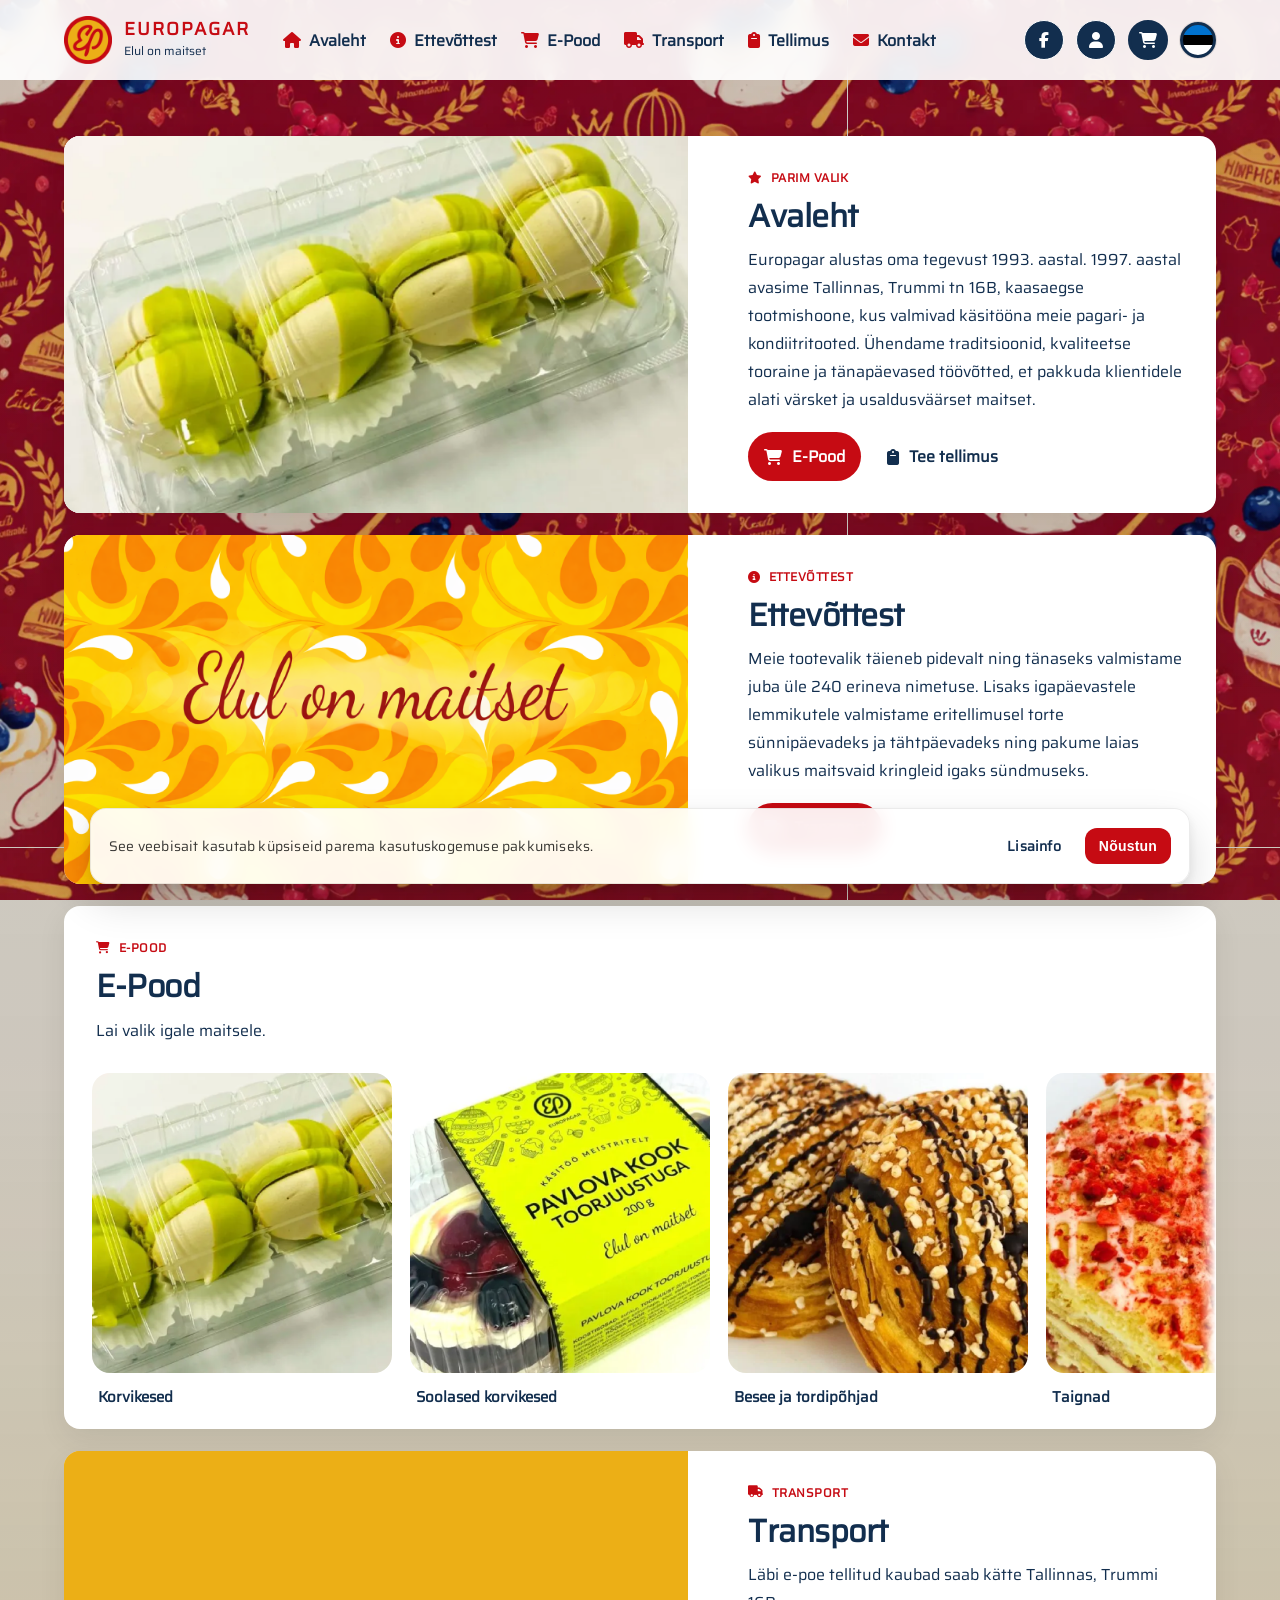
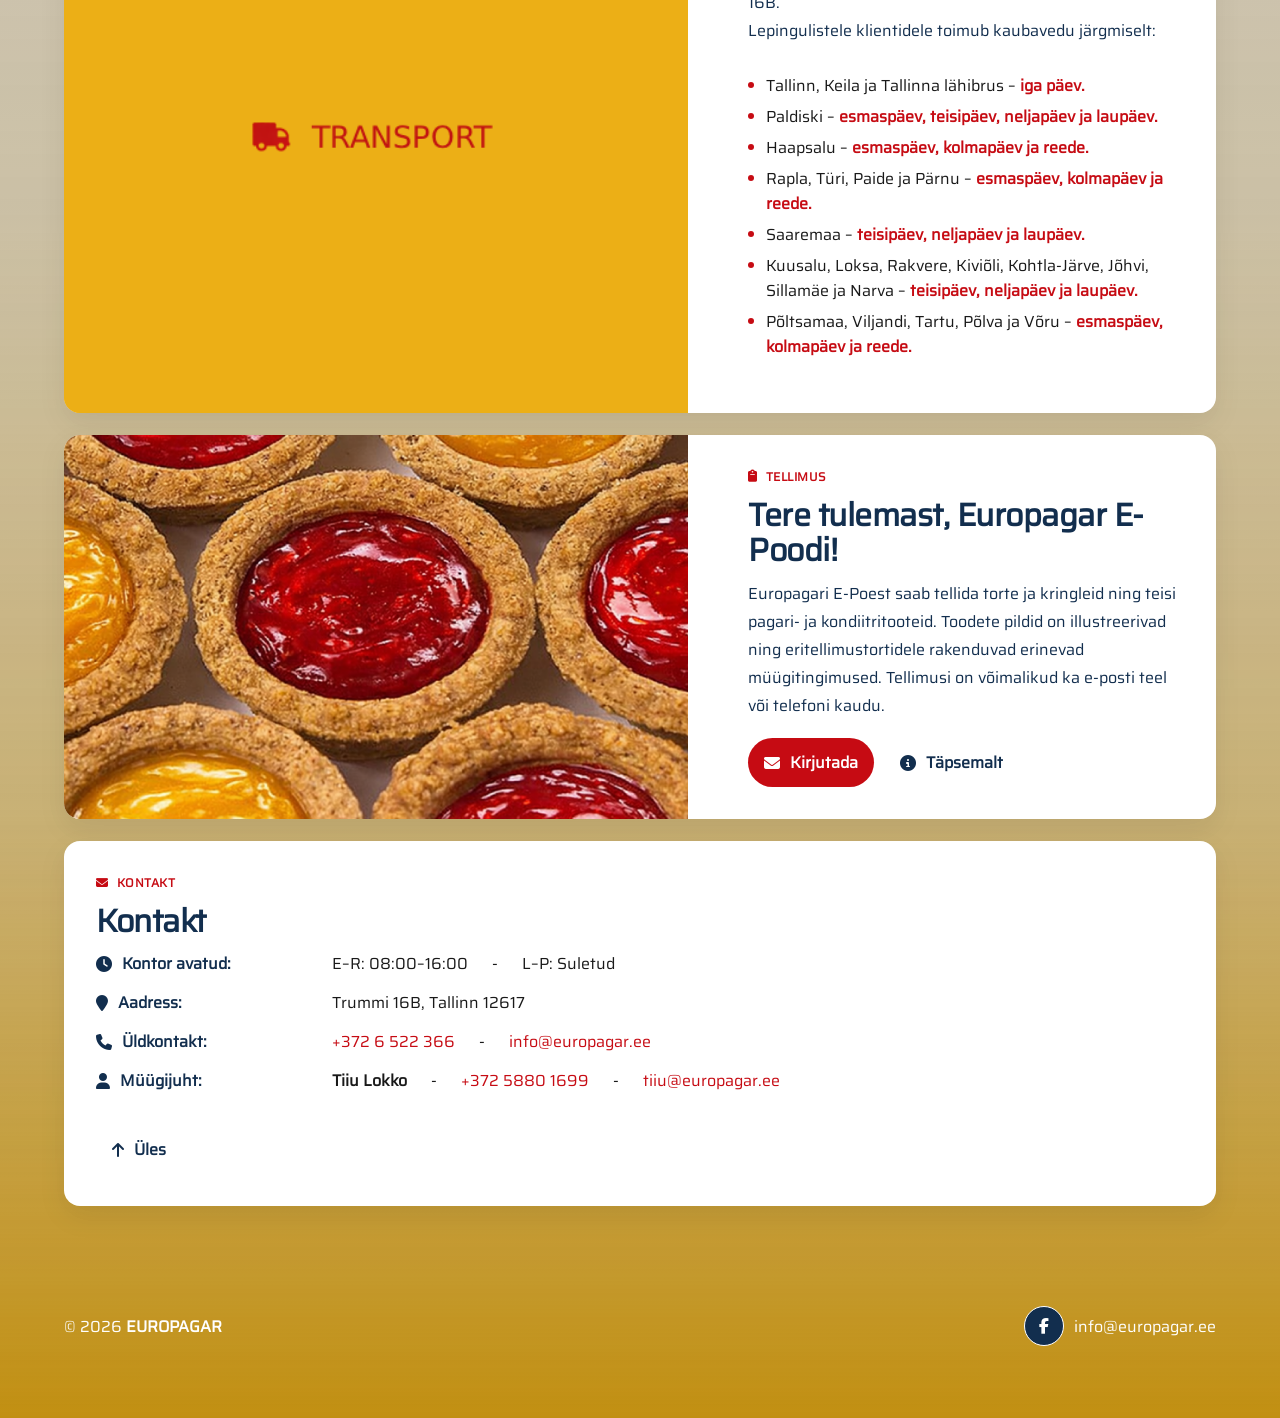
<file: index.html>
<!DOCTYPE html>
<html lang="et">
<head>
  <meta charset="UTF-8" />
  <meta name="viewport" content="width=device-width, initial-scale=1.0" />
  <title>EUROPAGAR - Avaleht</title>

  <meta name="description" content="EUROPAGAR — kondiitritooted, eritellimused, transport ja e-pood Tallinnas." />
  <meta property="og:title" content="EUROPAGAR — Avaleht" />
  <meta property="og:description" content="Käsitööna valminud pagari- ja kondiitritooted, eritellimused ja e-pood." />
  <meta property="og:type" content="website" />
  <meta property="og:image" content="images/ICON.png" />

  <link rel="icon" type="image/png" sizes="32x32" href="images/dark-favicon.png?v=2">
  <link rel="apple-touch-icon" sizes="180x180" href="images/apple-touch-icon.webp" />
  <link rel="stylesheet" href="https://cdnjs.cloudflare.com/ajax/libs/font-awesome/6.5.0/css/all.min.css">
  <link rel="canonical" href="https://eurpgr.ee/index.html">
  <link rel="sitemap" type="application/xml" href="sitemap.xml">
  <link rel="stylesheet" href="styles/header_footer.css">
  <link rel="stylesheet" href="styles/cookie.css">
      <link rel="manifest" href="/manifest.json">
      <meta name="theme-color" content="#b1121a">
    
</head>

<body>
  <a class="skip-link" href="#mainContent">Liigu põhisisu juurde</a>

  <div id="cookie-consent-bar" aria-hidden="true">
  <div class="cookie-text">
    See veebisait kasutab küpsiseid parema kasutuskogemuse pakkumiseks.
  </div>

  <div class="cookie-actions">
    <a href="privacy.html" class="cookie-btn cookie-btn-decline">
      Lisainfo
    </a>
    <button class="cookie-btn cookie-btn-accept">
      Nõustun
    </button>
  </div>
</div>


  <header class="topbar">
    <div class="topbar-inner">
      <a class="brand" href="index.html" aria-label="EUROPAGAR">
        <img src="images/logo.png" alt="EUROPAGAR logo" />
        <div>
          <div class="brand-name">EUROPAGAR</div>
          <div class="brand-sub">Elul on maitset</div>
        </div>
      </a>

      <nav class="nav" aria-label="Navigeerimine">
        <a href="#avaleht"><i class="fa-solid fa-house"></i>Avaleht</a>
        <a href="#company"><i class="fa-solid fa-circle-info"></i>Ettevõttest</a>
        <a href="#shop"><i class="fa fa-shopping-cart"></i>E-Pood</a>
        <a href="#transport"><i class="fa-solid fa-truck"></i>Transport</a>
        <a href="#order"><i class="fa fa-clipboard"></i>Tellimus</a>
        <a href="#contact"><i class="fa-solid fa-envelope"></i>Kontakt</a>
      </nav>

      <div class="top-actions">
        <a class="icon-btn" href="https://www.facebook.com/people/Europagar/100063358998388/?ref=embed_page" target="_blank" rel="noopener noreferrer" aria-label="Facebook">
          <i class="fa-brands fa-facebook-f"></i>
        </a>
        
        <a class="icon-btn profile-btn" id="profileBtn" href="account.html" aria-label="Konto">
          <i class="fa-solid fa-user"></i>
        </a>

        <a class="cart-btn" href="cart.html" aria-label="Ostukorv">
          <i class="fa-solid fa-cart-shopping"></i>
          <span class="cart-badge" id="cartBadge">0</span>
        </a>

        <a class="lang lang-et" href="index.html" aria-label="Eesti"></a>
      </div>
    </div>
  </header>

  <main class="wrap" id="mainContent">

    <div class="stack" id="avaleht">

      <div class="card" data-block-key="hero-main">
        <div class="card-inner">
          <div class="card-media" data-field="media">
  <div class="media-frame">
    <div class="media-track" id="mediaTrack">
      <img src="images/image1.webp" alt="Slaidid 1" loading="eager">
      <img src="images/image2.webp" alt="Slaidid 2" loading="lazy">
      <img src="images/image3.webp" alt="Slaidid 3" loading="lazy">
      <img src="images/image4.webp" alt="Slaidid 4" loading="lazy">
    </div>
  </div>

  <div class="media-dots" id="mediaDots" aria-label="Slaidid"></div>
</div>

          <div class="card-content">
            <div class="eyebrow" data-field="eyebrow"><i class="fa fa-star"></i> Parim valik</div>
            <h1 class="h" data-field="title">Avaleht</h1>
            <div data-field="body"><p class="p">Europagar alustas oma tegevust 1993. aastal. 1997. aastal avasime Tallinnas, Trummi tn 16B, kaasaegse tootmishoone, kus valmivad käsitööna meie pagari- ja kondiitritooted. Ühendame traditsioonid, kvaliteetse tooraine ja tänapäevased töövõtted, et pakkuda klientidele alati värsket ja usaldusväärset maitset.</p></div>

            <div class="cta-row" data-field="buttons">
              <a class="btn btn-primary" href="#shop"><i class="fa fa-shopping-cart"></i> E-Pood</a>
              <a class="btn" href="#order"><i class="fa fa-clipboard"></i> Tee tellimus</a>
            </div>
          </div>
        </div>
      </div>

      <div class="card" id="company" data-block-key="company">
        <div class="card-inner">
          <div class="card-media" data-field="media"><img src="images/image5.webp" alt="Ettevõttest" class="section-media">
          </div>
          <div class="card-content">
            <div class="eyebrow" data-field="eyebrow"><i class="fa fa-info-circle"></i> Ettevõttest</div>
            <h2 class="h" data-field="title">Ettevõttest</h2>
            <div data-field="body"><p class="p">Meie tootevalik täieneb pidevalt ning tänaseks valmistame juba üle 240 erineva nimetuse. Lisaks igapäevastele lemmikutele valmistame eritellimusel torte sünnipäevadeks ja tähtpäevadeks ning pakume laias valikus maitsvaid kringleid igaks sündmuseks.</p></div>
            <div class="cta-row" data-field="buttons">
              <a class="btn btn-primary" href="#transport"><i class="fa fa-truck"></i> Transport</a>
            </div>
          </div>
        </div>
      </div>

<div class="card" id="shop" data-block-key="shop-intro">
  <div class="card-content" style="padding-bottom:10px;">
    <div class="eyebrow" data-field="eyebrow"><i class="fa fa-shopping-cart"></i> E-pood</div>
    <h2 class="h" data-field="title">E-Pood</h2>
    <div data-field="body"><p class="p">Lai valik igale maitsele.</p></div>
  </div>

  <div class="grid" id="shopGrid">

    <!-- Fallback (if API not installed) -->
    <a class="product" href="shop_category.html?slug=korvikesed">
      <div class="product-media">
        <img src="images/image1.webp" alt="Korvikesed" loading="lazy">
      </div>
      <div class="product-body">
        <h2 class="product-title">Korvikesed</h2>
      </div>
    </a>

    <a class="product" href="shop_category.html?slug=soolased_korvikesed">
      <div class="product-media">
        <img src="images/image2.webp" alt="Soolased korvikesed" loading="lazy">
      </div>
      <div class="product-body">
        <h2 class="product-title">Soolased korvikesed</h2>
      </div>
    </a>

    <a class="product" href="shop_category.html?slug=besee_ja_tordipohjad">
      <div class="product-media">
        <img src="images/image3.webp" alt="Besee- ja tordipõhjad" loading="lazy">
      </div>
      <div class="product-body">
        <h2 class="product-title">Besee ja tordipõhjad</h2>
      </div>
    </a>

    <a class="product" href="shop_category.html?slug=taignad">
      <div class="product-media">
        <img src="images/image4.webp" alt="Taignad" loading="lazy">
      </div>
      <div class="product-body">
        <h2 class="product-title">Taignad</h2>
      </div>
    </a>

  </div>
</div>


      <div class="card" id="transport" data-block-key="transport">
  <div class="card-inner">
    <div class="card-media transport-media" data-field="media">
  <img src="images/image6.webp" alt="Transport" class="transport-img">
</div>

    <div class="card-content">
      <div class="eyebrow" data-field="eyebrow"><i class="fa fa-truck"></i> Transport</div>
      <h2 class="h" data-field="title">Transport</h2>

      <div data-field="body"><p class="p">Läbi e-poe tellitud kaubad saab kätte Tallinnas, Trummi 16B.</p><p class="p">Lepingulistele klientidele toimub kaubavedu järgmiselt:</p></div>

      <ul class="transport-list">
  <li>
    Tallinn, Keila ja Tallinna lähibrus –
    <strong>iga päev.</strong>
  </li>

  <li>
    Paldiski –
    <strong>esmaspäev, teisipäev, neljapäev ja laupäev.</strong>
  </li>

  <li>
    Haapsalu –
    <strong>esmaspäev, kolmapäev ja reede.</strong>
  </li>

  <li>
    Rapla, Türi, Paide ja Pärnu –
    <strong>esmaspäev, kolmapäev ja reede.</strong>
  </li>

  <li>
    Saaremaa –
    <strong>teisipäev, neljapäev ja laupäev.</strong>
  </li>

  <li>
    Kuusalu, Loksa, Rakvere, Kiviõli, Kohtla-Järve, Jõhvi, Sillamäe ja Narva –
    <strong>teisipäev, neljapäev ja laupäev.</strong>
  </li>

  <li>
    Põltsamaa, Viljandi, Tartu, Põlva ja Võru –
    <strong>esmaspäev, kolmapäev ja reede.</strong>
  </li>
</ul>

    </div>
  </div>
</div>

      <div class="card" id="order" data-block-key="order">
        <div class="card-inner">
          <div class="card-media" data-field="media"><img src="images/image7.webp" alt="Tellimus" class="section-media">
          </div>
          <div class="card-content">
            <div class="eyebrow" data-field="eyebrow"><i class="fa fa-clipboard"></i> Tellimus</div>
            <h2 class="h" data-field="title">Tere tulemast, Europagar E-Poodi!</h2>
            <div data-field="body"><p class="p">Europagari E-Poest saab tellida torte ja kringleid ning teisi pagari- ja kondiitritooteid. Toodete pildid on illustreerivad ning eritellimustortidele rakenduvad erinevad müügitingimused. Tellimusi on võimalikud ka e-posti teel või telefoni kaudu.</p></div>
            <div class="cta-row" data-field="buttons">
              <a class="btn btn-primary" href="mailto:info@europagar.ee"><i class="fa fa-envelope"></i> Kirjutada</a>
              <a class="btn" href="kuidas_tellida.html"><i class="fa fa-info-circle"></i> Täpsemalt</a>
            </div>
          </div>
        </div>
      </div>

<div class="card" id="contact" data-block-key="contact">
  <div class="card-content">
    <div class="eyebrow" data-field="eyebrow"><i class="fa fa-envelope"></i> Kontakt</div>
    <h2 class="h" data-field="title">Kontakt</h2>

    <div data-field="body"><div class="contact-group">
      <div class="contact-title">
        <i class="fa fa-clock"></i> Kontor avatud:
      </div>
      <div class="contact-info">
        <span>E–R: 08:00–16:00</span> -
        <span>L–P: Suletud</span>
      </div>
    </div>

    <div class="contact-group">
      <div class="contact-title">
        <i class="fa fa-map-marker"></i> Aadress:
      </div>
      <div class="contact-info">
        <span>Trummi 16B, Tallinn 12617</span>
      </div>
    </div>

    <div class="contact-group">
      <div class="contact-title">
        <i class="fa fa-phone"></i> Üldkontakt:
      </div>
      <div class="contact-info">
        <a href="tel:+3726522366">+372 6 522 366</a> -
        <a href="mailto:info@europagar.ee">info@europagar.ee</a>
      </div>
    </div>

    <div class="contact-group">
      <div class="contact-title">
        <i class="fa fa-user"></i> Müügijuht:
      </div>
      <div class="contact-info">
        <strong>Tiiu Lokko</strong> -
        <a href="tel:+37258801699">+372 5880 1699</a> -
        <a href="mailto:tiiu@europagar.ee">tiiu@europagar.ee</a>
      </div>
    </div>

    </div>

  <div class="cta-row" data-field="buttons">
      <a class="btn" href="#avaleht">
        <i class="fa fa-arrow-up"></i> Üles
      </a>
    </div>
  </div>
</div>

      <div class="footer">
      <div class="footer-inner">
        <div>© 2026 <strong>EUROPAGAR</strong></div>
        <div style="display:flex;gap:10px;align-items:center;">
          <a class="icon-btn" href="https://www.facebook.com/people/Europagar/100063358998388/?ref=embed_page" target="_blank" rel="noopener noreferrer" aria-label="Facebook">
            <i class="fab fa-facebook-f"></i>
          </a>
          <a class="post" href="mailto:info@europagar.ee">info@europagar.ee</a>
        </div>
      </div>
    </div>

  </main>

  
  
  <script src="scripts/cookie.js" defer></script>
  <script src="scripts/cart.js" defer></script>
  <script src="scripts/site-ui.js" defer></script>
  <script src="scripts/homepage.js" defer></script>
</body>
</html>
</file>
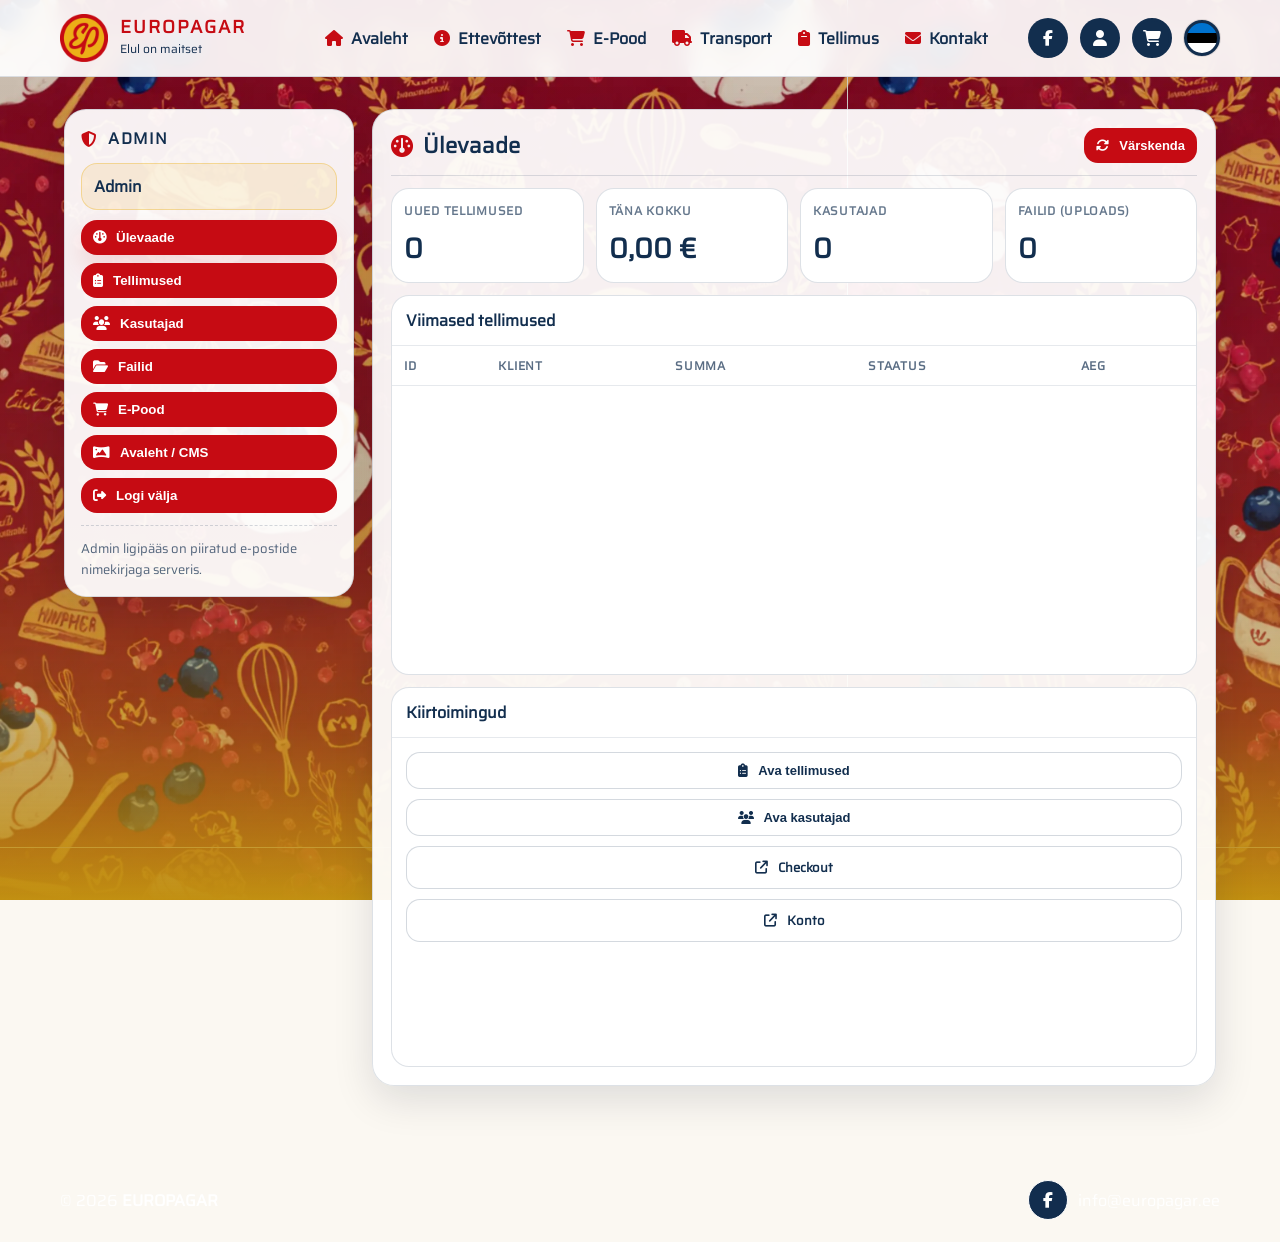
<file: admin/index.html>
<!doctype html>
<html lang="et">
<head>
  <meta charset="utf-8" />
  <meta name="viewport" content="width=device-width,initial-scale=1.0" />
  <title>EUROPAGAR — Admin</title>

  <link rel="icon" type="image/png" sizes="32x32" href="../images/dark-favicon.png?v=2">
  <link rel="canonical" href="https://eurpgr.ee/admin/index.html">
  <link rel="sitemap" type="application/xml" href="../sitemap.xml">

  <link rel="stylesheet" href="../styles/korvikesed.css" />
  <link rel="stylesheet" href="admin.css" />
  <link rel="preconnect" href="https://cdnjs.cloudflare.com" />
  <link rel="stylesheet" href="https://cdnjs.cloudflare.com/ajax/libs/font-awesome/6.5.0/css/all.min.css" />

  <style>
    .cart-btn{
      width:40px;
      height:40px;
      display:inline-flex;
      align-items:center;
      justify-content:center;
      border-radius:999px;
      border:3px solid #122E4E;
      background:#122E4E;
      color:#fff;
      position:relative;
      transition:.2s ease;
    }

    .cart-btn:hover{
      transform:translateY(-1px);
    }

    .cart-badge{
      position:absolute;
      top:-6px;
      right:-6px;
      min-width:20px;
      height:20px;
      padding:0 6px;
      border-radius:999px;
      background:var(--accent);
      color:#fff;
      font-weight:1000;
      font-size:12px;
      display:flex;
      align-items:center;
      justify-content:center;
      border:2px solid #fff;
    }

    .side,
    .main{
      min-width:0;
    }

    .head-actions{
      display:flex;
      align-items:center;
      gap:10px;
      flex-wrap:wrap;
    }

    .shop-toolbar{
      display:grid;
      grid-template-columns:minmax(0, 1fr) repeat(4, auto);
      gap:12px;
      align-items:end;
      margin-bottom:12px;
    }

    .shop-toolbar .field{
      min-width:0;
    }

    .shop-toolbar .field.full{
      grid-column:1 / -1;
    }

    .shop-toolbar .shop-select{
      grid-column:1 / -1;
    }

    .shop-toolbar .btn{
      width:auto;
      justify-content:center;
      white-space:nowrap;
    }

    .shop-note{
      margin-bottom:10px;
    }

    .panelbox .hint{
      padding:0 14px 10px;
      display:block;
    }

    .footer-right{
      display:flex;
      gap:10px;
      align-items:center;
    }

    @media (max-width: 1024px){
      .shop-toolbar{
        grid-template-columns:1fr 1fr;
      }

      .shop-toolbar .field.full,
      .shop-toolbar .shop-select{
        grid-column:1 / -1;
      }
    }

    @media (max-width: 768px){
      .shop-toolbar{
        grid-template-columns:1fr;
      }

      .head-actions{
        width:100%;
      }

      .head-actions .btn{
        width:100%;
      }
    }
  </style>
</head>

<body>
  <header class="topbar">
    <div class="topbar-inner">
      <a class="brand" href="../index.html">
        <img src="../images/logo.png" alt="EUROPAGAR">
        <div>
          <div class="brand-name">EUROPAGAR</div>
          <div class="brand-sub">Elul on maitset</div>
        </div>
      </a>

      <nav class="nav">
        <a href="../index.html"><i class="fa-solid fa-house"></i>Avaleht</a>
        <a href="../index.html#company"><i class="fa-solid fa-circle-info"></i>Ettevõttest</a>
        <a href="../index.html#shop"><i class="fa fa-shopping-cart"></i>E-Pood</a>
        <a href="../index.html#transport"><i class="fa-solid fa-truck"></i>Transport</a>
        <a href="../index.html#order"><i class="fa fa-clipboard"></i>Tellimus</a>
        <a href="../index.html#contact"><i class="fa-solid fa-envelope"></i>Kontakt</a>
      </nav>

      <div class="top-actions">
        <a class="icon-btn"
           href="https://www.facebook.com/people/Europagar/100063358998388/?ref=embed_page"
           target="_blank"
           rel="noopener"
           aria-label="Facebook">
          <i class="fa-brands fa-facebook-f"></i>
        </a>

        <a class="icon-btn profile-btn" id="accountBtn" href="../account.html" aria-label="Konto">
          <i class="fa-solid fa-user"></i>
        </a>

        <a class="cart-btn" href="../cart.html" aria-label="Ostukorv">
          <i class="fa-solid fa-cart-shopping"></i>
          <span class="cart-badge" id="cartBadge">0</span>
        </a>

        <a class="lang lang-et" href="index.html" aria-label="Eesti"></a>
      </div>
    </div>
  </header>

  <main class="wrap">
    <div class="admin" id="app">
      <aside class="side">
        <div class="panel">
          <div class="panel-title">
            <i class="fa-solid fa-shield-halved"></i>
            <span>Admin</span>
          </div>

          <div class="who" id="whoBox" style="display:none;">
            <div class="who-name" id="whoName"></div>
            <div class="who-email" id="whoEmail"></div>
          </div>

          <button class="navbtn is-active" data-view="dashboard"><i class="fa-solid fa-gauge"></i> Ülevaade</button>
          <button class="navbtn" data-view="orders"><i class="fa-solid fa-clipboard-list"></i> Tellimused</button>
          <button class="navbtn" data-view="users"><i class="fa-solid fa-users"></i> Kasutajad</button>
          <button class="navbtn" data-view="uploads"><i class="fa-solid fa-folder-open"></i> Failid</button>
          <button class="navbtn" data-view="shop"><i class="fa-solid fa-cart-shopping"></i> E-Pood</button>
          <button class="navbtn" data-view="site"><i class="fa-solid fa-panorama"></i> Avaleht / CMS</button>
          <button class="navbtn" id="logoutBtn"><i class="fa-solid fa-right-from-bracket"></i> Logi välja</button>

          <div class="panel-foot">
            <div class="hint">Admin ligipääs on piiratud e-postide nimekirjaga serveris.</div>
          </div>
        </div>
      </aside>

      <section class="main">
        <div class="card">
          <div class="head">
            <h1 class="title" id="pageTitle"><i class="fa-solid fa-gauge"></i> Ülevaade</h1>

            <div class="head-actions">
              <button class="btn" id="refreshBtn">
                <i class="fa-solid fa-rotate"></i> Värskenda
              </button>
            </div>
          </div>

          <div class="alert" id="globalError" style="display:none;"></div>

          <!-- DASHBOARD -->
          <div class="view" id="view-dashboard">
            <div class="stats">
              <div class="stat">
                <div class="stat-k">Uued tellimused</div>
                <div class="stat-v" id="statNew">—</div>
              </div>
              <div class="stat">
                <div class="stat-k">Täna kokku</div>
                <div class="stat-v" id="statToday">—</div>
              </div>
              <div class="stat">
                <div class="stat-k">Kasutajad</div>
                <div class="stat-v" id="statUsers">—</div>
              </div>
              <div class="stat">
                <div class="stat-k">Failid (uploads)</div>
                <div class="stat-v" id="statFiles">—</div>
              </div>
            </div>

            <div class="split">
              <div class="panelbox">
                <div class="panelbox-h">Viimased tellimused</div>
                <div class="table-wrap">
                  <table class="table" id="dashOrders">
                    <thead>
                      <tr>
                        <th>ID</th>
                        <th>Klient</th>
                        <th>Summa</th>
                        <th>Staatus</th>
                        <th>Aeg</th>
                      </tr>
                    </thead>
                    <tbody></tbody>
                  </table>
                </div>
              </div>

              <div class="panelbox">
                <div class="panelbox-h">Kiirtoimingud</div>
                <div class="actions-grid">
                  <button class="btn btn-ghost" data-jump="orders">
                    <i class="fa-solid fa-clipboard-list"></i> Ava tellimused
                  </button>
                  <button class="btn btn-ghost" data-jump="users">
                    <i class="fa-solid fa-users"></i> Ava kasutajad
                  </button>
                  <a class="btn btn-ghost" href="../checkout.html" target="_blank" rel="noopener">
                    <i class="fa-solid fa-arrow-up-right-from-square"></i> Checkout
                  </a>
                  <a class="btn btn-ghost" href="../account.html" target="_blank" rel="noopener">
                    <i class="fa-solid fa-arrow-up-right-from-square"></i> Konto
                  </a>
                </div>
              </div>
            </div>
          </div>

          <!-- ORDERS -->
          <div class="view" id="view-orders" style="display:none;">
            <div class="toolbar">
              <div class="field">
                <label>Otsing</label>
                <input class="input" id="ordersQ" placeholder="ID, nimi, e-post, tel..." />
              </div>

              <div class="field">
                <label>Staatus</label>
                <select class="input" id="ordersStatus">
                  <option value="">Kõik</option>
                  <option value="new">new</option>
                  <option value="processing">processing</option>
                  <option value="done">done</option>
                  <option value="cancelled">cancelled</option>
                </select>
              </div>

              <div class="field">
                <label>&nbsp;</label>
                <button class="btn" id="ordersSearch">
                  <i class="fa-solid fa-magnifying-glass"></i> Otsi
                </button>
              </div>
            </div>

            <div class="table-wrap">
              <table class="table" id="ordersTable">
                <thead>
                  <tr>
                    <th>ID</th>
                    <th>Klient</th>
                    <th>Kontakt</th>
                    <th>Tarne</th>
                    <th>Makse</th>
                    <th>Summa</th>
                    <th>Staatus</th>
                    <th>Aeg</th>
                    <th></th>
                  </tr>
                </thead>
                <tbody></tbody>
              </table>
            </div>

            <div class="pager">
              <button class="btn btn-ghost" id="ordersPrev"><i class="fa-solid fa-chevron-left"></i></button>
              <div class="hint" id="ordersPage">—</div>
              <button class="btn btn-ghost" id="ordersNext"><i class="fa-solid fa-chevron-right"></i></button>
            </div>
          </div>

          <!-- USERS -->
          <div class="view" id="view-users" style="display:none;">
            <div class="toolbar">
              <div class="field">
                <label>Otsing</label>
                <input class="input" id="usersQ" placeholder="e-post, nimi, tel..." />
              </div>

              <div class="field">
                <label>&nbsp;</label>
                <button class="btn" id="usersSearch">
                  <i class="fa-solid fa-magnifying-glass"></i> Otsi
                </button>
              </div>
            </div>

            <div class="table-wrap">
              <table class="table" id="usersTable">
                <thead>
                  <tr>
                    <th>ID</th>
                    <th>E-post</th>
                    <th>Nimi</th>
                    <th>Telefon</th>
                    <th>Verified</th>
                    <th>Liitus</th>
                    <th></th>
                  </tr>
                </thead>
                <tbody></tbody>
              </table>
            </div>

            <div class="pager">
              <button class="btn btn-ghost" id="usersPrev"><i class="fa-solid fa-chevron-left"></i></button>
              <div class="hint" id="usersPage">—</div>
              <button class="btn btn-ghost" id="usersNext"><i class="fa-solid fa-chevron-right"></i></button>
            </div>
          </div>

          <!-- UPLOADS -->
          <div class="view" id="view-uploads" style="display:none;">
            <div class="toolbar">
              <div class="field full">
                <label>Uploads kataloog</label>
                <div class="hint">Näitab <code>/uploads</code> faile. Võimaldab kustutada faile turvaliselt piiratud kataloogiga.</div>
              </div>
            </div>

            <div class="table-wrap">
              <table class="table" id="filesTable">
                <thead>
                  <tr>
                    <th>Fail</th>
                    <th>Suurus</th>
                    <th>Muudetud</th>
                    <th></th>
                  </tr>
                </thead>
                <tbody></tbody>
              </table>
            </div>
          </div>

          <!-- SHOP -->
          <div class="view" id="view-shop" style="display:none;">
            <div class="shop-toolbar">
              <div class="field full shop-note">
                <label>Vali kategooria enne, kui lisad uue toote.</label>
                <div class="hint">Kategooriaid saab hiirega lohistada ja järjestada.</div>
              </div>

              <div class="field full shop-select">
                <label>Kategooriad</label>
                <select class="input" id="shopCategorySelect">
                  <option value="">—</option>
                </select>
              </div>

              <div class="field">
                <label>&nbsp;</label>
                <button class="btn" id="shopNewCategory">
                  <i class="fa-solid fa-plus"></i> Uus kategooria
                </button>
              </div>

              <div class="field">
                <label>&nbsp;</label>
                <button class="btn" id="shopNewProduct">
                  <i class="fa-solid fa-plus"></i> Uus toode
                </button>
              </div>

              <div class="field">
                <label>&nbsp;</label>
                <button class="btn btn-ghost" id="shopInstall">
                  <i class="fa-solid fa-screwdriver-wrench"></i> Install
                </button>
              </div>

              <div class="field">
                <label>&nbsp;</label>
                <button class="btn btn-ghost" id="shopImport">
                  <i class="fa-solid fa-file-import"></i> Bulk import
                </button>
              </div>
            </div>

            <div class="split">
              <div class="panelbox">
                <div class="panelbox-h">Kategooriad</div>
                <div class="hint">Lohista ridu, et muuta järjekorda.</div>

                <div class="table-wrap">
                  <table class="table" id="shopCategoriesTable">
                    <thead>
                      <tr>
                        <th style="width:44px;"></th>
                        <th>ID</th>
                        <th>Nimi</th>
                        <th>Slug</th>
                        <th>Sort</th>
                        <th>Aktiivne</th>
                        <th></th>
                      </tr>
                    </thead>
                    <tbody></tbody>
                  </table>
                </div>
              </div>

              <div class="panelbox">
                <div class="panelbox-h">Tooted</div>

                <div class="table-wrap">
                  <table class="table" id="shopProductsTable">
                    <thead>
                      <tr>
                        <th>ID</th>
                        <th>Nimetus</th>
                        <th>Hind</th>
                        <th>SKU</th>
                        <th>Sort</th>
                        <th></th>
                      </tr>
                    </thead>
                    <tbody></tbody>
                  </table>
                </div>
              </div>
            </div>
          </div>

          <div class="view" id="view-site" style="display:none;">
            <div class="panelbox" style="margin-bottom:16px;">
              <div class="panelbox-h">CMS / kogu saidi plokid ja slaidid</div>
              <span class="hint">Halda plokke lehtede kaupa, lohista slaide ümber ja vali meedia media managerist. Toetatud: GIF, MP4, JPEG, PNG, WEBP.</span>
              <div style="padding:0 14px 14px;display:flex;gap:10px;flex-wrap:wrap;align-items:end;">
                <div class="field" style="min-width:220px;">
                  <label>Leht</label>
                  <select class="input" id="sitePageFilter">
                    <option value="home">home</option>
                    <option value="checkout">checkout</option>
                    <option value="cart">cart</option>
                    <option value="privacy">privacy</option>
                    <option value="kuidas_tellida">kuidas_tellida</option>
                    <option value="notfound">notfound</option>
                    <option value="reset_password">reset_password</option>
                    <option value="shop_category">shop_category</option>
                  </select>
                </div>
                <button class="btn" id="siteNewBlock"><i class="fa-solid fa-plus"></i> Uus plokk</button>
                <button class="btn btn-ghost" id="siteNewSlide"><i class="fa-solid fa-plus"></i> Uus slaid</button>
              </div>
            </div>
            <div class="split">
              <div class="panelbox">
                <div class="panelbox-h">Slaidid</div>
                <div class="table-wrap"><table class="table" id="siteSlidesTable"><thead><tr><th></th><th>ID</th><th>Key</th><th>Meedia</th><th>Sort</th><th>Aktiivne</th><th></th></tr></thead><tbody></tbody></table></div>
              </div>
              <div class="panelbox">
                <div class="panelbox-h">Plokid</div>
                <div class="table-wrap"><table class="table" id="siteBlocksTable"><thead><tr><th>ID</th><th>Key</th><th>Pealkiri</th><th>Sort</th><th>Aktiivne</th><th></th></tr></thead><tbody></tbody></table></div>
              </div>
            </div>
          </div>
        </div>
      </section>
    </div>
  </main>

  <footer class="footer">
    <div class="footer-inner">
      <div>© 2026 <strong>EUROPAGAR</strong></div>

      <div class="footer-right">
        <a class="icon-btn-1"
           href="https://www.facebook.com/people/Europagar/100063358998388/?ref=embed_page"
           target="_blank"
           rel="noopener noreferrer"
           aria-label="Facebook">
          <i class="fab fa-facebook-f"></i>
        </a>
        <a class="post" href="mailto:info@europagar.ee">info@europagar.ee</a>
      </div>
    </div>
  </footer>

  <div class="modal" id="modal" aria-hidden="true" style="display:none;">
    <div class="modal-backdrop" data-close="1"></div>

    <div class="modal-card" role="dialog" aria-modal="true" aria-labelledby="modalTitle">
      <div class="modal-head">
        <div class="modal-title" id="modalTitle">Tellimus</div>
        <button class="icon-x" data-close="1" aria-label="Close">
          <i class="fa-solid fa-xmark"></i>
        </button>
      </div>

      <div class="modal-body" id="modalBody"></div>
      <div class="modal-foot" id="modalFoot"></div>
    </div>
  </div>

  <script src="../scripts/cart.js" defer></script>
  <script src="../scripts/site-ui.js" defer></script>
  <script src="admin.js" defer></script>
</body>
</html>
</file>
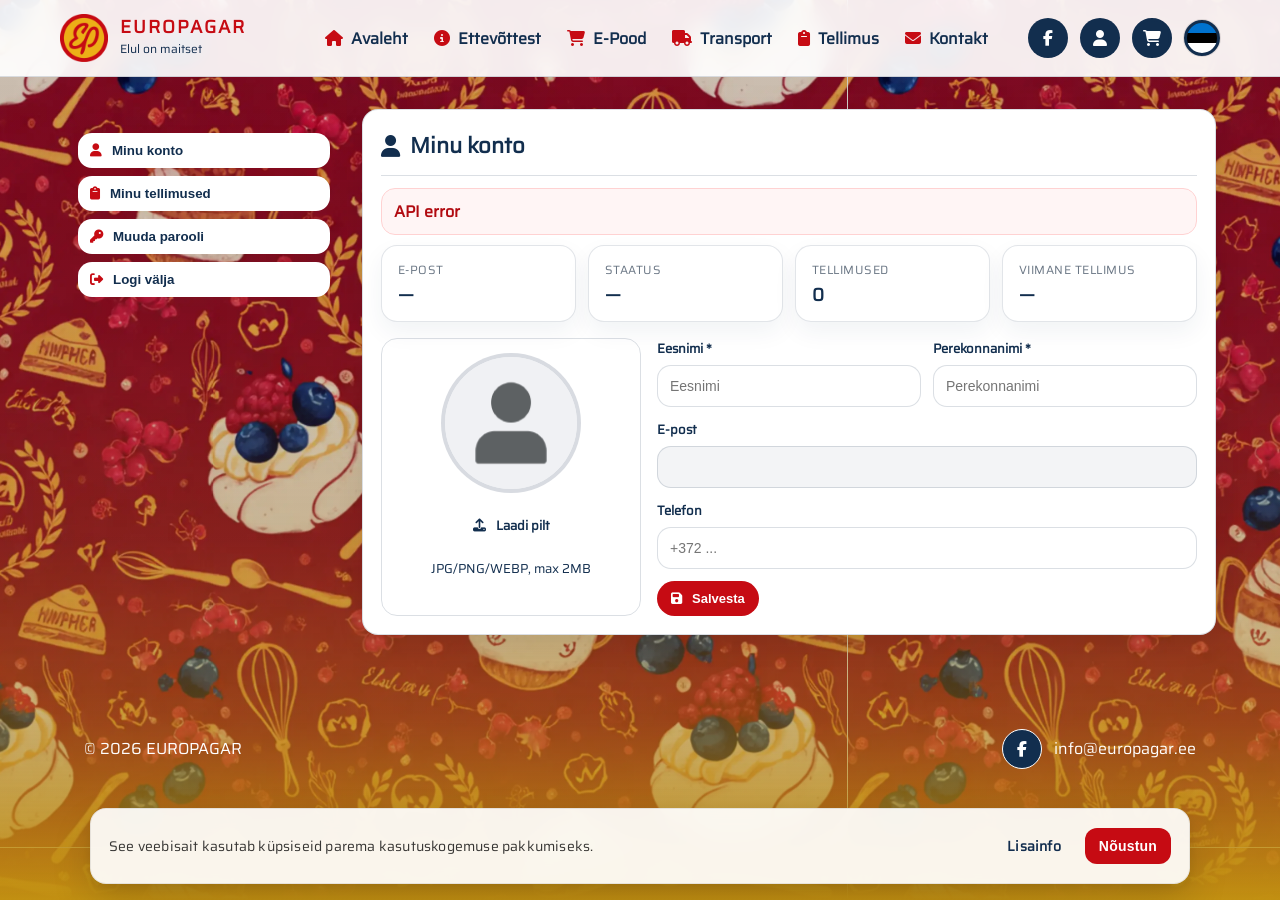
<file: account.html>
<!doctype html>
<html lang="et">
<head>
  <meta charset="utf-8" />
  <meta name="viewport" content="width=device-width, initial-scale=1" />
  <title>EUROPAGAR — Minu konto</title>

  <link rel="stylesheet" href="https://cdnjs.cloudflare.com/ajax/libs/font-awesome/6.5.0/css/all.min.css">
  <link rel="icon" type="image/png" sizes="32x32" href="images/dark-favicon.png?v=2">
      <link rel="canonical" href="https://eurpgr.ee/account.html">
      <link rel="sitemap" type="application/xml" href="sitemap.xml">
  <link rel="stylesheet" href="styles/account.css">
  <link rel="stylesheet" href="styles/cookie.css">
      <link rel="stylesheet" href="styles/korvikesed.css">
          
          <style>
              .cart-btn{
                  width:40px;
                  height:40px;
                  display:inline-flex;
                  align-items:center;
                  justify-content:center;
                  border-radius:999px;
                  border:3px solid #122E4E;
                  background:#122E4E;
                  color:#fff;
                  position:relative;
                  transition:.2s ease;
              }
              
              .cart-btn:hover{ transform:translateY(-1px);
              }
              
              .cart-badge{
                  position:absolute;
                  top:-6px;
                  right:-6px;
                  min-width:20px;
                  height:20px;
                  padding:0 6px;
                  border-radius:999px;
                  background:var(--accent);
                  color:#fff;
                  font-weight:1000;
                  font-size:12px;
                  display:flex;
                  align-items:center;
                  justify-content:center;
                  border:2px solid #fff;
              }
          </style>
          
</head>

<body>

  <div id="cookie-consent-bar" aria-hidden="true">
    <div class="cookie-text">See veebisait kasutab küpsiseid parema kasutuskogemuse pakkumiseks.</div>
    <div class="cookie-actions">
      <a href="privacy.html" class="cookie-btn cookie-btn-decline">Lisainfo</a>
      <button class="cookie-btn cookie-btn-accept">Nõustun</button>
    </div>
  </div>

  <header class="topbar">
    <div class="topbar-inner">
      <a class="brand" href="index.html">
        <img src="images/logo.png" alt="EUROPAGAR">
        <div>
          <div class="brand-name">EUROPAGAR</div>
          <div class="brand-sub">Elul on maitset</div>
        </div>
      </a>

      <nav class="nav">
        <a href="index.html"><i class="fa-solid fa-house"></i>Avaleht</a>
        <a href="index.html#company"><i class="fa-solid fa-circle-info"></i>Ettevõttest</a>
        <a href="index.html#shop"><i class="fa fa-shopping-cart"></i>E-Pood</a>
        <a href="index.html#transport"><i class="fa-solid fa-truck"></i>Transport</a>
        <a href="index.html#order"><i class="fa fa-clipboard"></i>Tellimus</a>
        <a href="index.html#contact"><i class="fa-solid fa-envelope"></i>Kontakt</a>
      </nav>

      <div class="top-actions">
        <a class="icon-btn" href="https://www.facebook.com/people/Europagar/100063358998388/?ref=embed_page" target="_blank" rel="noopener" aria-label="Facebook">
          <i class="fa-brands fa-facebook-f"></i>
        </a>
        
        <a class="icon-btn profile-btn" id="profileBtn" href="account.html" aria-label="Konto">
          <i class="fa-solid fa-user"></i>
        </a>

        <a class="cart-btn" href="cart.html" aria-label="Ostukorv">
          <i class="fa-solid fa-cart-shopping"></i>
          <span class="cart-badge" id="cartBadge">0</span>
        </a>

        <a class="lang lang-et" href="account.html" aria-label="Eesti"></a>
      </div>
    </div>
  </header>

  <main class="wrap">
    <div class="account">
      <aside class="side">
        <div class="side-card">
          <div class="side-title"></div>
          <button class="side-link" id="adminBtn" style="display:none;"
                  onclick="window.location.href='admin/index.html'">
            <i class="fa-solid fa-shield-halved"></i>
            Admin
          </button>
          <button class="side-link is-active" data-tab="profile"><i class="fa-solid fa-user"></i> Minu konto</button>
          <button class="side-link" data-tab="orders"><i class="fa fa-clipboard"></i> Minu tellimused</button>
          <button class="side-link" data-tab="password"><i class="fa-solid fa-key"></i> Muuda parooli</button>
          <button class="side-link" id="logoutBtn"><i class="fa-solid fa-right-from-bracket"></i> Logi välja</button>
        </div>
      </aside>

      <section class="main">
        <div class="card">
          <div class="head">
            <h1 class="title"><i class="fa-solid fa-user"></i> Minu konto</h1>
            <div class="hint" id="helloText"></div>
          </div>

          <div class="danger" id="globalError" style="display:none;"></div>

          <div class="account-stats" id="accountStats">
            <div class="stat-card"><div class="stat-k">E-post</div><div class="stat-v" id="statEmail">—</div></div>
            <div class="stat-card"><div class="stat-k">Staatus</div><div class="stat-v" id="statVerified">—</div></div>
            <div class="stat-card"><div class="stat-k">Tellimused</div><div class="stat-v" id="statOrders">0</div></div>
            <div class="stat-card"><div class="stat-k">Viimane tellimus</div><div class="stat-v" id="statLastOrder">—</div></div>
          </div>

          <div class="tab" id="tab-profile">
            <div class="profile-grid">

              <div class="avatar-box">
                  <div class="avatar" id="avatarWrap" data-verified="0" aria-label="Account verification">
                    <img id="avatarImg" src="images/user-placeholder.png" alt="Avatar">
                    <span class="verify-badge" id="verifyBadge" aria-hidden="true">
                      <i class="fa-solid fa-check"></i>
                    </span>
                  </div>

                <div class="avatar-actions">
                  <label class="btn btn-ghost">
                    <input type="file" id="avatarFile" accept="image/png,image/jpeg,image/webp" hidden>
                    <i class="fa-solid fa-upload"></i> Laadi pilt
                  </label>
                  <div class="hint">JPG/PNG/WEBP, max 2MB</div>
                </div>
              </div>

              <div class="form">
                <div class="grid-form">
                  <div class="field">
                    <label>Eesnimi *</label>
                    <input class="input" id="firstName" type="text" placeholder="Eesnimi">
                  </div>
                  <div class="field">
                    <label>Perekonnanimi *</label>
                    <input class="input" id="lastName" type="text" placeholder="Perekonnanimi">
                  </div>
                  <div class="field full">
                    <label>E-post</label>
                    <input class="input" id="email" type="email" disabled>
                  </div>
                  <div class="field full">
                    <label>Telefon</label>
                    <input class="input" id="phone" type="tel" placeholder="+372 ...">
                  </div>
                </div>

                <div class="mini-actions">
                  <button class="btn btn-primary" id="saveProfile">
                    <i class="fa-solid fa-floppy-disk"></i> Salvesta
                  </button>
                  <div class="ok" id="profileOk" style="display:none;"><i class="fa-solid fa-circle-check"></i> Salvestatud</div>
                </div>
              </div>

            </div>
          </div>

          <div class="tab" id="tab-orders" style="display:none;">
            <div class="orders-head">
              <h2><i class="fa fa-clipboard" style="color:var(--accent)"></i> Minu tellimused</h2>
              <div class="hint">Näidatakse kuni 50 viimast tellimust</div>
            </div>

            <div class="orders" id="ordersList"></div>
          </div>

          <div class="tab" id="tab-password" style="display:none;">
            <h2><i class="fa-solid fa-key" style="color:var(--accent)"></i> Muuda parooli</h2>

            <div class="grid-form" style="margin-top:10px;">
              <div class="field full">
                <label>Praegune parool *</label>
                <input class="input" id="curPass" type="password" autocomplete="current-password">
              </div>
              <div class="field">
                <label>Uus parool *</label>
                <input class="input" id="newPass1" type="password" autocomplete="new-password" placeholder="Min 8 tähemärki">
              </div>
              <div class="field">
                <label>Korda uus parool *</label>
                <input class="input" id="newPass2" type="password" autocomplete="new-password">
              </div>
            </div>

            <div class="mini-actions">
              <button class="btn btn-primary" id="changePassword">
                <i class="fa-solid fa-rotate"></i> Uuenda parool
              </button>
              <div class="ok" id="passOk" style="display:none;"><i class="fa-solid fa-circle-check"></i> Parool muudetud</div>
            </div>
          </div>

        </div>
      </section>
    </div>
  </main>

  <footer class="footer">
    <div class="wrap" style="padding-top:0;">
      <div class="footer-inner">
        <div>© 2026 EUROPAGAR</div>
        <div style="display:flex; align-items:center; gap:12px;">
          <a class="icon-btn-1" href="https://www.facebook.com/people/Europagar/100063358998388/?ref=embed_page" target="_blank" rel="noopener" aria-label="Facebook">
            <i class="fa-brands fa-facebook-f"></i>
          </a>
          <a class="post" href="mailto:info@europagar.ee">info@europagar.ee</a>
        </div>
      </div>
    </div>
  </footer>
  <script src="scripts/cookie.js" defer></script>
  <script src="scripts/cart.js" defer></script>
  <script src="scripts/site-ui.js" defer></script>
  <script src="scripts/account.js" defer></script>

</body>
</html>
</file>
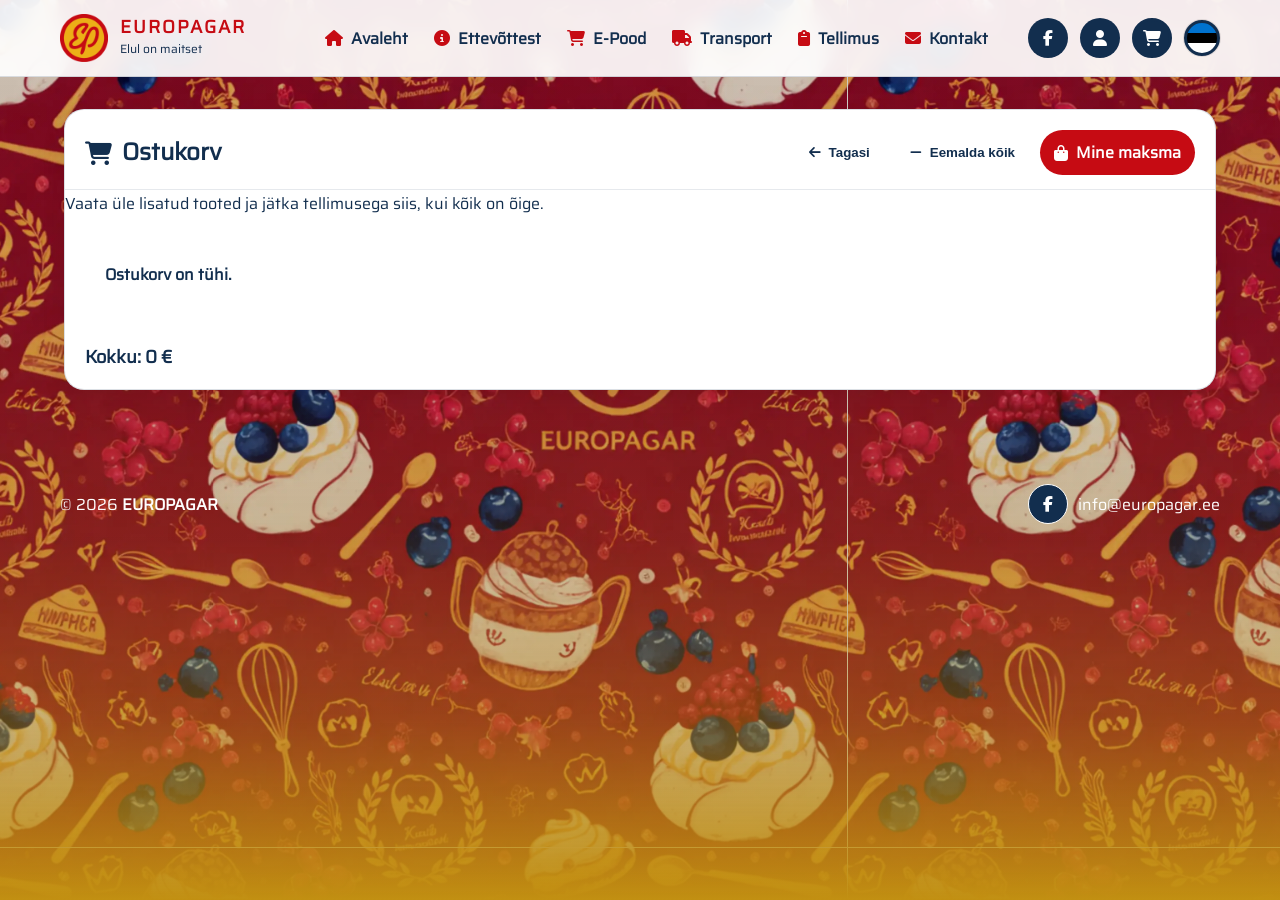
<file: cart.html>
<!DOCTYPE html>
<html lang="et">
<head>
  <meta charset="UTF-8" />
  <meta name="viewport" content="width=device-width, initial-scale=1.0" />
  <title>EUROPAGAR — Ostukorv</title>

  <link rel="icon" type="image/png" sizes="32x32" href="images/dark-favicon.png?v=2">
  <link rel="canonical" href="https://eurpgr.ee/cart.html">
  <link rel="sitemap" type="application/xml" href="sitemap.xml">

  <link rel="stylesheet" href="https://cdnjs.cloudflare.com/ajax/libs/font-awesome/6.5.0/css/all.min.css">
  <link rel="stylesheet" href="styles/korvikesed.css">
  <link rel="stylesheet" href="styles/cart.css">

  <style>
    .cart-btn{
      width:40px;
      height:40px;
      display:inline-flex;
      align-items:center;
      justify-content:center;
      border-radius:999px;
      border:3px solid #122E4E;
      background:#122E4E;
      color:#fff;
      position:relative;
      transition:.2s ease;
    }

    .cart-btn:hover{
      transform:translateY(-1px);
    }

    .cart-badge{
      position:absolute;
      top:-6px;
      right:-6px;
      min-width:20px;
      height:20px;
      padding:0 6px;
      border-radius:999px;
      background:var(--accent);
      color:#fff;
      font-weight:1000;
      font-size:12px;
      display:flex;
      align-items:center;
      justify-content:center;
      border:2px solid #fff;
    }
  </style>
</head>

<body data-page-key="cart">

  <header class="topbar">
    <div class="topbar-inner">
      <a class="brand" href="index.html" aria-label="EUROPAGAR">
        <img src="images/logo.png" alt="EUROPAGAR logo" />
        <div>
          <div class="brand-name">EUROPAGAR</div>
          <div class="brand-sub">Elul on maitset</div>
        </div>
      </a>

      <nav class="nav" aria-label="Navigeerimine">
        <a href="index.html"><i class="fa fa-home"></i>Avaleht</a>
        <a href="index.html#company"><i class="fa fa-info-circle"></i>Ettevõttest</a>
        <a href="index.html#shop"><i class="fa fa-shopping-cart"></i>E-Pood</a>
        <a href="index.html#transport"><i class="fa fa-truck"></i>Transport</a>
        <a href="index.html#order"><i class="fa fa-clipboard"></i>Tellimus</a>
        <a href="index.html#contact"><i class="fa fa-envelope"></i>Kontakt</a>
      </nav>

      <div class="top-actions">
        <a class="icon-btn"
           href="https://www.facebook.com/people/Europagar/100063358998388/?ref=embed_page"
           target="_blank"
           rel="noopener noreferrer"
           aria-label="Facebook">
          <i class="fab fa-facebook-f"></i>
        </a>

        <a class="icon-btn profile-btn" id="profileBtn" href="account.html" aria-label="Konto">
          <i class="fa-solid fa-user"></i>
        </a>

        <a class="cart-btn" href="cart.html" aria-label="Ostukorv" aria-current="page">
          <i class="fa fa-shopping-cart"></i>
          <span id="cartBadge" class="cart-badge">0</span>
        </a>

        <a class="lang lang-et" href="cart.html" aria-label="Eesti"></a>
      </div>
    </div>
  </header>

  <main class="cart-wrap">
    <div class="cart-card" data-block-key="cart-main">
      <div class="cart-head">
        <h1 class="cart-title"><i class="fa fa-shopping-cart"></i> <span data-field="title">Ostukorv</span></h1>

        <div class="cart-actions">
          <button class="cart-btn2 ghost" id="btnBack" type="button" data-block-key="cart-actions"><i class="fa fa-arrow-left"></i> <span data-field="button_primary_label">Tagasi</span>
          </button>

          <button class="cart-btn2 ghost" id="btnClear" type="button">
            <i class="fa fa-minus"></i> Eemalda kõik
          </button>

          <a class="cart-btn2 primary" href="checkout.html" data-block-key="cart-actions" data-href-field="button_secondary_url"><i class="fa fa-bag-shopping"></i> <span data-field="button_secondary_label">Mine maksma</span>
          </a>
        </div>
      </div>

      <div class="cart-page-copy p" data-field="content_html" data-attr="html"><p class="p">Vaata üle lisatud tooted ja jätka tellimusega siis, kui kõik on õige.</p></div>

      <div class="cart-list" id="cartList"></div>

      <div class="cart-foot">
        <div class="cart-total" id="cartTotal">Kokku: 0 €</div>
      </div>
    </div>
  </main>

  <footer class="footer">
    <div class="footer-inner">
      <div>© 2026 <strong>EUROPAGAR</strong></div>
      <div class="footer-right">
        <a class="icon-btn-1"
           href="https://www.facebook.com/people/Europagar/100063358998388/?ref=embed_page"
           target="_blank"
           rel="noopener noreferrer"
           aria-label="Facebook">
          <i class="fab fa-facebook-f"></i>
        </a>
        <a class="post" href="mailto:info@europagar.ee">info@europagar.ee</a>
      </div>
    </div>
  </footer>
<script src="scripts/cart.js" defer></script>
  <script src="scripts/account.js" defer></script>

  <script src="scripts/site-ui.js" defer></script>
  <script src="scripts/page-content.js" defer></script>
  <script src="scripts/cart-page.js" defer></script>
</body>
</html>
</file>
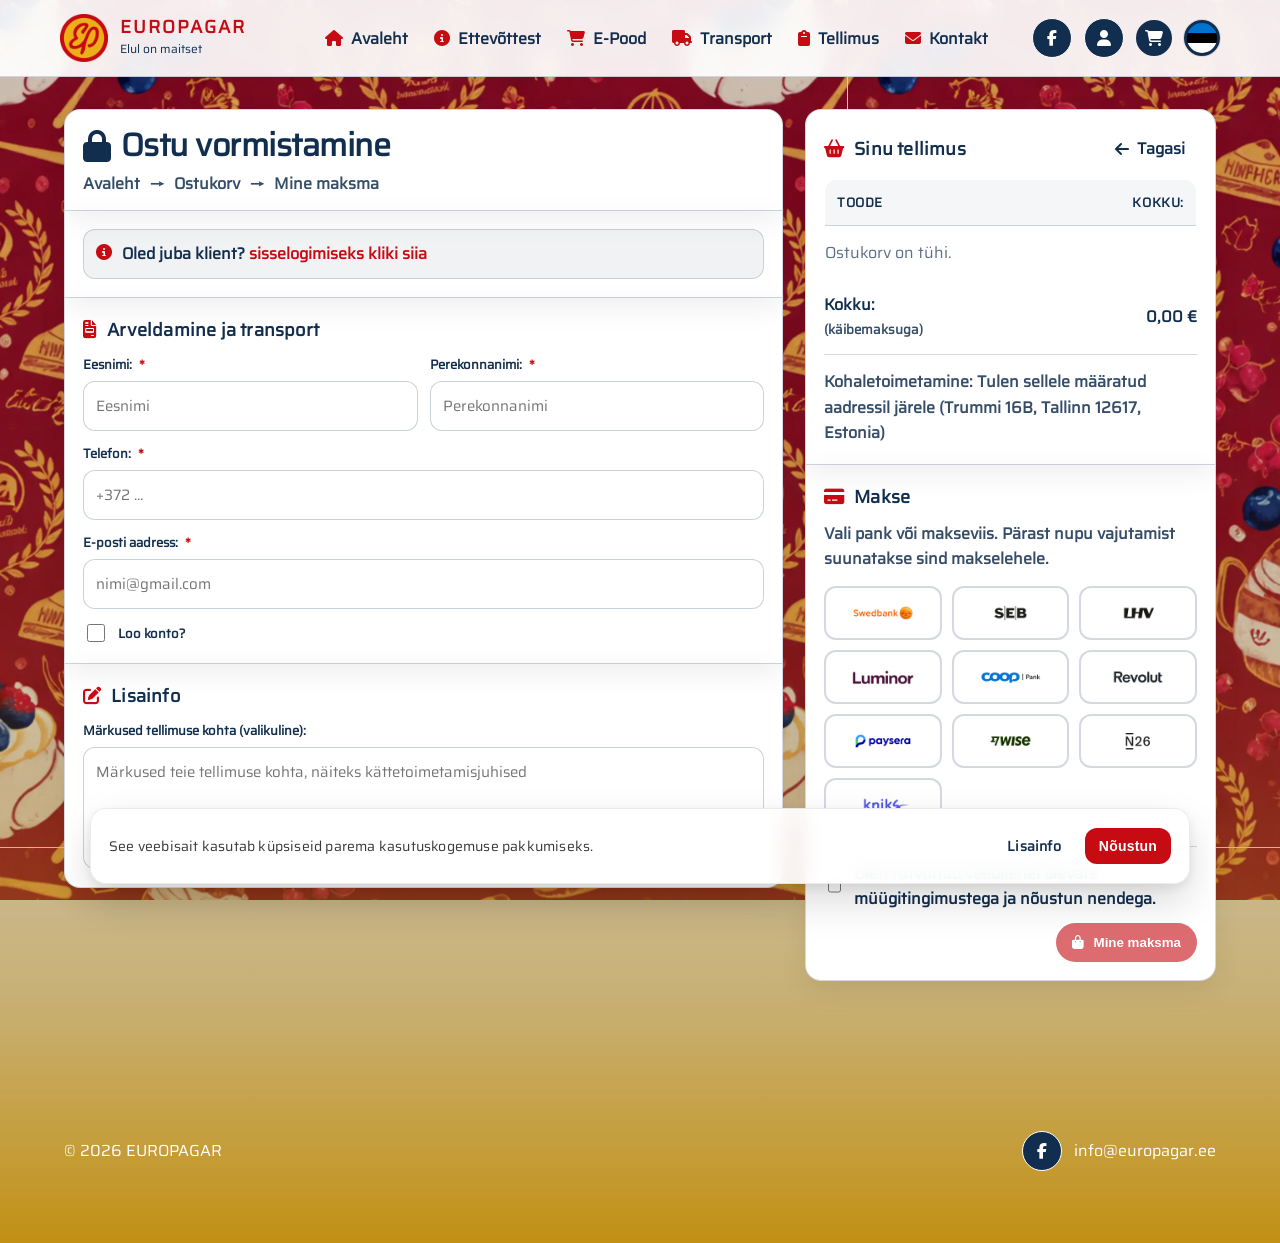
<file: checkout.html>
<!doctype html>
<html lang="et">
<head>
  <meta charset="utf-8" />
  <meta name="viewport" content="width=device-width, initial-scale=1" />
  <title>EUROPAGAR — Mine maksma</title>

  <link rel="stylesheet" href="https://cdnjs.cloudflare.com/ajax/libs/font-awesome/6.5.0/css/all.min.css">
  <link rel="icon" type="image/png" sizes="32x32" href="images/dark-favicon.png?v=2">
  <link rel="canonical" href="https://eurpgr.ee/checkout.html">
  <link rel="sitemap" type="application/xml" href="sitemap.xml">
  <link rel="stylesheet" href="styles/checkout.css">
  <link rel="stylesheet" href="styles/cookie.css">

  <style>
    .cart-btn{
      width:36px;
      height:36px;
      display:inline-flex;
      align-items:center;
      justify-content:center;
      border-radius:999px;
      border:3px solid #122E4E;
      background:#122E4E;
      color:#fff;
      position:relative;
      transition:.2s ease;
    }

    .cart-btn:hover{
      transform:translateY(-1px);
    }

    .cart-badge{
      position:absolute;
      top:-6px;
      right:-6px;
      min-width:20px;
      height:20px;
      padding:0 6px;
      border-radius:999px;
      background:var(--accent);
      color:#fff;
      font-weight:1000;
      font-size:12px;
      display:flex;
      align-items:center;
      justify-content:center;
      border:2px solid #fff;
    }

    .pay-btn.is-active{
      border-color:#c60b13 !important;
      box-shadow:0 0 0 3px rgba(198,11,19,.14);
      transform:translateY(-1px);
      background:#fff7f7;
    }

    .pay-btn[disabled]{
      opacity:.6;
      cursor:not-allowed;
    }

    #placeOrder[disabled]{
      opacity:.6;
      cursor:not-allowed;
      pointer-events:none;
    }
  </style>
</head>

<body data-page-key="checkout">

  <div id="cookie-consent-bar" aria-hidden="true">
    <div class="cookie-text">
      See veebisait kasutab küpsiseid parema kasutuskogemuse pakkumiseks.
    </div>

    <div class="cookie-actions">
      <a href="privacy.html" class="cookie-btn cookie-btn-decline">
        Lisainfo
      </a>
      <button class="cookie-btn cookie-btn-accept">
        Nõustun
      </button>
    </div>
  </div>

  <header class="topbar">
    <div class="topbar-inner">
      <a class="brand" href="index.html">
        <img src="images/logo.png" alt="EUROPAGAR">
        <div>
          <div class="brand-name">EUROPAGAR</div>
          <div class="brand-sub">Elul on maitset</div>
        </div>
      </a>

      <nav class="nav">
        <a href="index.html"><i class="fa-solid fa-house"></i>Avaleht</a>
        <a href="index.html#company"><i class="fa-solid fa-circle-info"></i>Ettevõttest</a>
        <a href="index.html#shop"><i class="fa fa-shopping-cart"></i>E-Pood</a>
        <a href="index.html#transport"><i class="fa-solid fa-truck"></i>Transport</a>
        <a href="index.html#order"><i class="fa fa-clipboard"></i>Tellimus</a>
        <a href="index.html#contact"><i class="fa-solid fa-envelope"></i>Kontakt</a>
      </nav>

      <div class="top-actions">
        <a class="icon-btn"
           href="https://www.facebook.com/people/Europagar/100063358998388/?ref=embed_page"
           target="_blank"
           rel="noopener"
           aria-label="Facebook">
          <i class="fa-brands fa-facebook-f"></i>
        </a>

        <a class="icon-btn profile-btn" id="profileBtn" href="account.html" aria-label="Konto">
          <i class="fa-solid fa-user"></i>
        </a>

        <a class="cart-btn" href="cart.html" aria-label="Cart">
          <i class="fa-solid fa-cart-shopping"></i>
          <span class="cart-badge" id="cartBadge">0</span>
        </a>

        <a class="lang lang-et" href="checkout.html" aria-label="Eesti"></a>
      </div>
    </div>
  </header>

  <main class="wrap">
    <div class="checkout">

      <div class="card">

        <div class="section checkout-head" data-block-key="checkout-head">
          <h1 class="title"><i class="fa-solid fa-lock"></i> <span data-field="title">Ostu vormistamine</span></h1>
          <div class="crumbs" data-field="content_html" data-attr="html">
            <a href="index.html">Avaleht</a>
            <span>→</span>
            <a href="cart.html">Ostukorv</a>
            <span>→</span>
            <strong>Mine maksma</strong>
          </div>
        </div>

        <div class="section" id="loginNoticeSection" data-block-key="checkout-login-notice">
          <div class="notice" id="loginNotice">
            <i class="fa-solid fa-circle-info" style="margin-top:2px;color:#c60b13"></i>
            <div data-field="content_html" data-attr="html">
              Oled juba klient? <a href="#login" id="openLogin">sisselogimiseks kliki siia</a>
            </div>
          </div>
        </div>

        <div class="section" id="loginSectionWrap" style="display:none;" data-block-key="checkout-login">
          <div id="login"></div>
          <h2><i class="fa-solid fa-right-to-bracket" style="color:#c60b13"></i> <span data-field="title">Logi sisse</span></h2>
          <div data-field="content_html" data-attr="html"><p class="hint">
            Kui oled meilt varem ostnud, siis sisesta oma andmed allolevatesse lahtritesse.
            Kui oled uus klient, siis palun liigu edasi arvelduse sektsiooni.
          </p></div>

          <div class="grid-form">
            <div class="field full">
              <label>E-posti aadress: <span class="req">*</span></label>
              <input class="input" id="loginEmail" type="email" autocomplete="email" placeholder="nimi@gmail.com">
            </div>

            <div class="field full">
              <label>Parool: <span class="req">*</span></label>
              <input class="input" id="loginPassword" type="password" autocomplete="current-password" placeholder="••••••••">
            </div>
          </div>

          <div class="login-extras">
            <label class="checkrow">
              <input type="checkbox" id="rememberMe">
              Jäta mind meelde
            </label>

            <a href="#forgot" class="linkish" id="openForgot">Kaotasid parooli?</a>
          </div>

          <div class="reset-box" id="resetBox" style="display:none;">
            <div id="forgot"></div>
            <div class="reset-head">
              <div class="reset-title">
                <i class="fa-solid fa-key"></i> Parooli taastamine
              </div>
              <button class="reset-close" type="button" id="closeForgot" aria-label="Close reset">
                <i class="fa-solid fa-xmark"></i>
              </button>
            </div>

            <div class="grid-form">
              <div class="field full">
                <label>E-posti aadress: <span class="req">*</span></label>
                <input class="input" id="resetEmail" type="email" autocomplete="email" placeholder="nimi@gmail.com">
              </div>
            </div>

            <div class="danger" id="resetError" style="margin-top:12px; display:none;">
              Palun kontrollige välju.
            </div>

            <div class="reset-actions">
              <button class="btn btn-primary" type="button" id="resetSubmit">
                <i class="fa-solid fa-rotate"></i> Uuenda parool
              </button>
              <button class="btn" type="button" id="resetCancel">
                <i class="fa-solid fa-xmark"></i> Tühista
              </button>
            </div>

            <div class="reset-ok" id="resetOk" style="display:none;">
              <i class="fa-solid fa-circle-check"></i>
              Kui see oleks päris sait, saadaksime kinnituse e-kirjale (demo).
            </div>
          </div>

          <div class="danger" id="loginError" style="display:none;margin-top:10px;"></div>

          <div class="mini-actions">
            <button class="btn btn-primary" type="button" id="loginBtn">
              <i class="fa-solid fa-arrow-right-to-bracket"></i> Logi sisse
            </button>
            <button class="btn" type="button" id="closeLogin">
              <i class="fa-solid fa-xmark"></i> Sulge
            </button>
          </div>
        </div>

        <div class="section" data-block-key="checkout-billing">
          <h2><i class="fa-solid fa-file-invoice" style="color:#c60b13"></i> <span data-field="title">Arveldamine ja transport</span></h2>
          <div data-field="content_html" data-attr="html"></div>

          <div class="grid-form">
            <div class="field">
              <label>Eesnimi: <span class="req">*</span></label>
              <input class="input" id="billFirst" type="text" autocomplete="given-name" placeholder="Eesnimi">
            </div>

            <div class="field">
              <label>Perekonnanimi: <span class="req">*</span></label>
              <input class="input" id="billLast" type="text" autocomplete="family-name" placeholder="Perekonnanimi">
            </div>

            <div class="field full">
              <label>Telefon: <span class="req">*</span></label>
              <input class="input" id="billPhone" type="tel" autocomplete="tel" placeholder="+372 ...">
            </div>

            <div class="field full">
              <label>E-posti aadress: <span class="req">*</span></label>
              <input class="input" id="billEmail" type="email" autocomplete="email" placeholder="nimi@gmail.com">
            </div>

            <div class="field full" id="createAccountRow">
              <label class="checkrow">
                <input type="checkbox" id="createAccount">
                Loo konto?
              </label>
            </div>

            <div class="field full" id="passwordRow" style="display:none;">
              <label>Looge oma kontole parool: <span class="req">*</span></label>
              <input class="input" id="billPassword" type="password" autocomplete="new-password" placeholder="Vähemalt 8 tähemärki">
            </div>
          </div>
        </div>

        <div class="section" data-block-key="checkout-notes">
          <h2><i class="fa-solid fa-pen-to-square" style="color:#c60b13"></i> <span data-field="title">Lisainfo</span></h2>
          <div data-field="content_html" data-attr="html"></div>

          <div class="grid-form">
            <div class="field full">
              <label>Märkused tellimuse kohta (valikuline):</label>
              <textarea class="input" id="billNotes" rows="4" placeholder="Märkused teie tellimuse kohta, näiteks kättetoimetamisjuhised"></textarea>
            </div>
          </div>
        </div>

      </div>

      <div class="order-box">
        <div class="card">

          <div class="section" data-block-key="checkout-order-summary">
            <div class="section-head">
              <h2><i class="fa-solid fa-basket-shopping" style="color:#c60b13"></i> <span data-field="title">Sinu tellimus</span></h2>

              <a class="back-pill" href="cart.html" data-href-field="button_primary_url">
                <i class="fa-solid fa-arrow-left"></i> <span data-field="button_primary_label">Tagasi</span>
              </a>
            </div>

            <table class="table" aria-label="Order summary">
              <thead>
                <tr>
                  <th>Toode</th>
                  <th style="text-align:right;">Kokku:</th>
                </tr>
              </thead>
              <tbody id="orderRows"></tbody>
            </table>

            <div class="sumrow">
              <div>
                Kokku:
                <small id="vatHint">(käibemaksuga)</small>
              </div>
              <div id="orderTotal">0,00 €</div>
            </div>

            <div class="divider"></div>

            <div class="hint" style="margin:0;">
              <strong>Kohaletoimetamine:</strong>
              <span id="shippingText">Tulen sellele määratud aadressil järele (Trummi 16B, Tallinn 12617, Estonia)</span>
            </div>
            <div data-field="content_html" data-attr="html"></div>
          </div>

          <div class="section" data-block-key="checkout-payment">
            <h2><i class="fa-solid fa-credit-card" style="color:#c60b13"></i> <span data-field="title">Makse</span></h2>
            <div data-field="content_html" data-attr="html"><p class="hint">Vali pank või makseviis. Pärast nupu vajutamist suunatakse sind makselehele.</p></div>

            <div class="pay-grid" role="listbox" aria-label="Payment methods">
              <button class="pay-btn" type="button" data-pay="swedbank" aria-label="Swedbank" aria-pressed="false">
                <img alt="Swedbank" src="images/swedbank.webp">
              </button>
              <button class="pay-btn" type="button" data-pay="seb" aria-label="SEB" aria-pressed="false">
                <img alt="SEB" src="images/seb.webp">
              </button>
              <button class="pay-btn" type="button" data-pay="lhv" aria-label="LHV" aria-pressed="false">
                <img alt="LHV" src="images/lhv.webp">
              </button>
              <button class="pay-btn" type="button" data-pay="luminor" aria-label="Luminor" aria-pressed="false">
                <img alt="Luminor" src="images/luminor.webp">
              </button>
              <button class="pay-btn" type="button" data-pay="coop" aria-label="Coop Pank" aria-pressed="false">
                <img alt="Coop Pank" src="images/coop.webp">
              </button>
              <button class="pay-btn" type="button" data-pay="revolut" aria-label="Revolut" aria-pressed="false">
                <img alt="Revolut" src="images/revolut.webp">
              </button>
              <button class="pay-btn" type="button" data-pay="paysera" aria-label="Paysera" aria-pressed="false">
                <img alt="Paysera" src="images/paysera.webp">
              </button>
              <button class="pay-btn" type="button" data-pay="wise" aria-label="Wise" aria-pressed="false">
                <img alt="Wise" src="images/wise.webp">
              </button>
              <button class="pay-btn" type="button" data-pay="n26" aria-label="N26" aria-pressed="false">
                <img alt="N26" src="images/n26.webp">
              </button>
              <button class="pay-btn" type="button" data-pay="kniks" aria-label="Kniks" aria-pressed="false">
                <img alt="Kniks" src="images/kniks.webp">
              </button>
            </div>

            <div class="divider"></div>

            <div class="danger" id="formError" style="display:none;">
              Palun täitke kõik kohustuslikud väljad ja nõustuge müügitingimustega.
            </div>

            <label class="checkrow" style="margin-top:10px;">
              <input type="checkbox" id="terms">
              Olen tutvunud veebilehel olevate müügitingimustega ja nõustun nendega.
            </label>

            <div class="mini-actions" style="margin-top:12px;">
              <button class="btn btn-primary" id="placeOrder" type="button" disabled>
                <i class="fa-solid fa-bag-shopping"></i> Mine maksma
              </button>
            </div>
          </div>

        </div>
      </div>

    </div>
  </main>

  <footer class="footer">
    <div class="wrap" style="padding-top:0;">
      <div class="footer-inner">
        <div>© 2026 EUROPAGAR</div>

        <div style="display:flex; align-items:center; gap:12px;">
          <a class="icon-btn-1"
             href="https://www.facebook.com/people/Europagar/100063358998388/?ref=embed_page"
             target="_blank"
             rel="noopener"
             aria-label="Facebook">
            <i class="fa-brands fa-facebook-f"></i>
          </a>
          <a class="post" href="mailto:info@europagar.ee">info@europagar.ee</a>
        </div>
      </div>
    </div>
  </footer>
<script src="scripts/cookie.js" defer></script>
  <script src="scripts/cart.js" defer></script>
  <script src="scripts/account.js" defer></script>

  <script src="scripts/site-ui.js" defer></script>
  <script src="scripts/page-content.js" defer></script>
  <script src="scripts/checkout.js" defer></script>
</body>
</html>
</file>
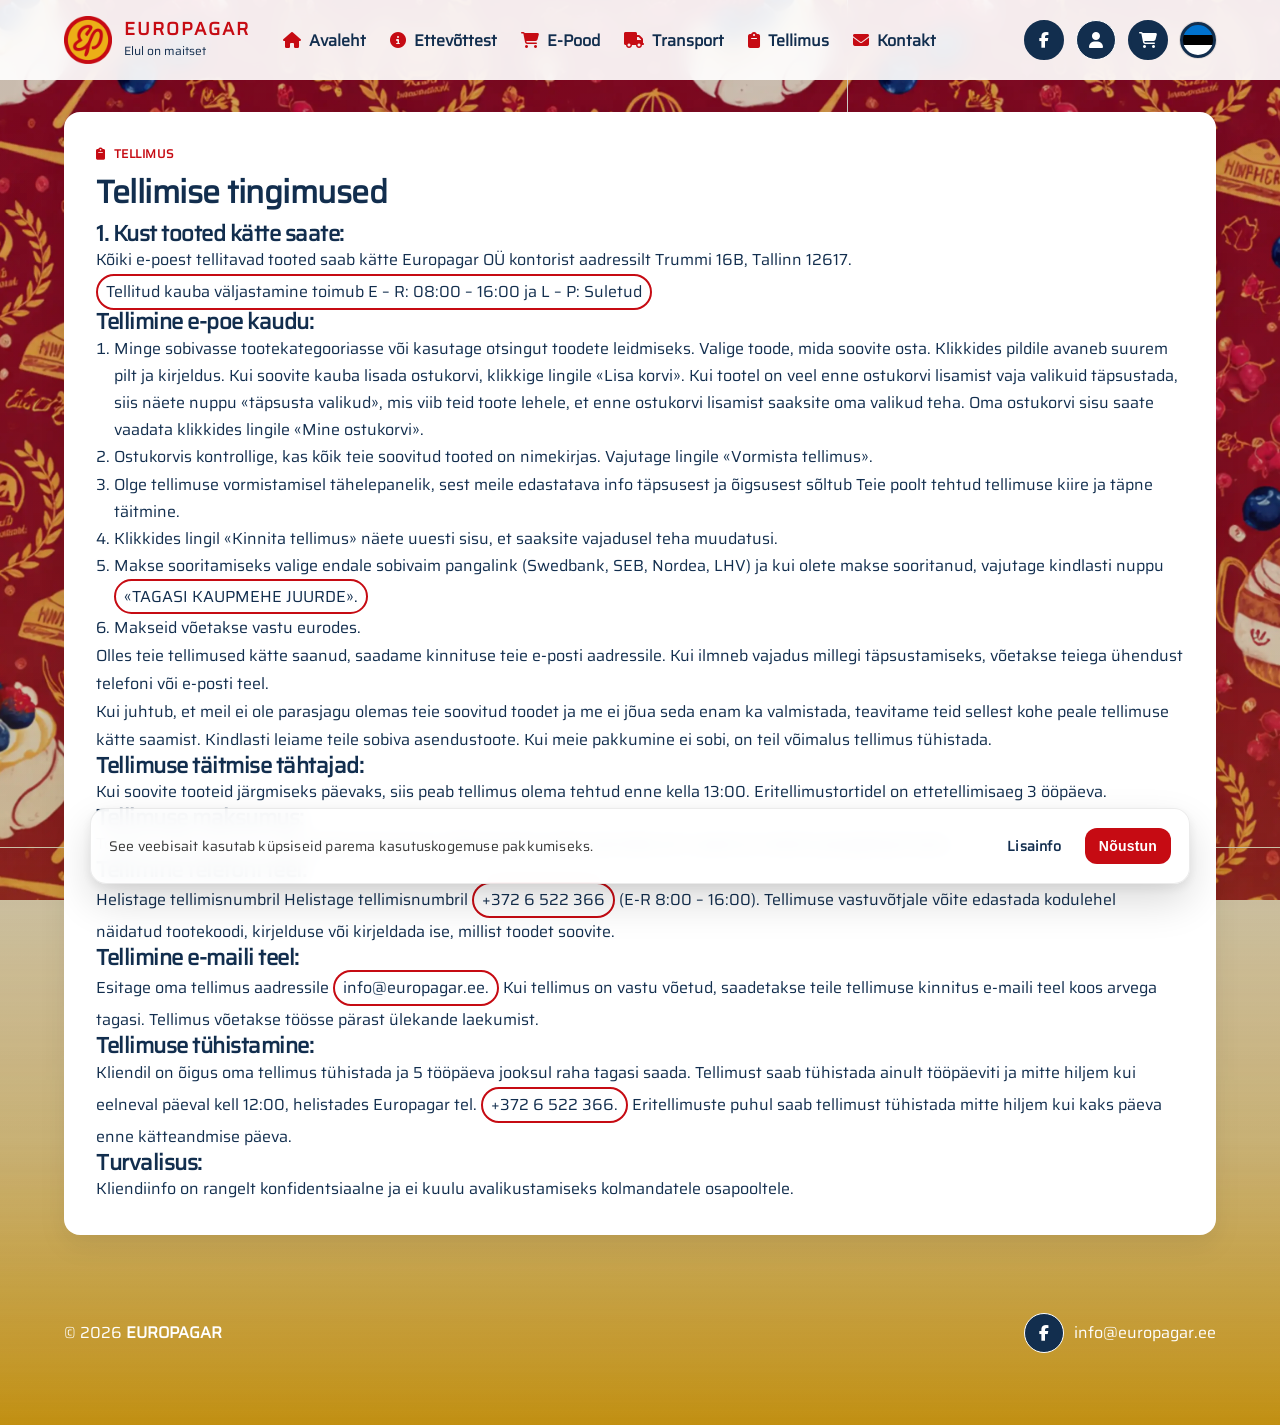
<file: kuidas_tellida.html>
<!DOCTYPE html>
<html lang="et">
<head>
  <meta charset="UTF-8" />
  <meta name="viewport" content="width=device-width, initial-scale=1.0" />
  <title>EUROPAGAR - Kuidas tellida?</title>

  <meta name="description" content="EUROPAGAR — kondiitritooted, eritellimused ja teenused." />
  <meta property="og:image" content="images/ICON.png" />

  <link rel="icon" type="image/png" sizes="32x32" href="images/dark-favicon.png?v=2">
  <link rel="apple-touch-icon" sizes="180x180" href="images/apple-touch-icon.webp" />
  <link rel="stylesheet" href="https://cdnjs.cloudflare.com/ajax/libs/font-awesome/6.5.0/css/all.min.css">
  <link rel="canonical" href="https://eurpgr.ee/kuidas_tellida.html">
  <link rel="sitemap" type="application/xml" href="sitemap.xml">
      
  <link rel="stylesheet" href="styles/header_footer.css">
  <link rel="stylesheet" href="styles/cookie.css">
  
  
</head>

<body data-page-key="kuidas_tellida">

  <div id="cookie-consent-bar" aria-hidden="true">
  <div class="cookie-text">
    See veebisait kasutab küpsiseid parema kasutuskogemuse pakkumiseks.
  </div>

  <div class="cookie-actions">
    <a href="privacy.html" class="cookie-btn cookie-btn-decline">
      Lisainfo
    </a>
    <button class="cookie-btn cookie-btn-accept">
      Nõustun
    </button>
  </div>
</div>

  <header class="topbar">
    <div class="topbar-inner">
      <a class="brand" href="index.html" aria-label="EUROPAGAR">
        <img src="images/logo.png" alt="EUROPAGAR logo" />
        <div>
          <div class="brand-name">EUROPAGAR</div>
          <div class="brand-sub">Elul on maitset</div>
        </div>
      </a>

      <nav class="nav" aria-label="Navigeerimine">
        <a href="index.html"><i class="fa fa-home"></i>Avaleht</a>
        <a href="index.html#company"><i class="fa fa-info-circle"></i>Ettevõttest</a>
        <a href="index.html#shop"><i class="fa fa-shopping-cart"></i>E-Pood</a>
        <a href="index.html#transport"><i class="fa fa-truck"></i>Transport</a>
        <a href="index.html#order"><i class="fa fa-clipboard"></i>Tellimus</a>
        <a href="index.html#contact"><i class="fa fa-envelope"></i>Kontakt</a>
      </nav>

      <div class="top-actions">
        <a class="icon-btn-1" href="https://www.facebook.com/people/Europagar/100063358998388/?ref=embed_page" target="_blank" rel="noopener noreferrer" aria-label="Facebook">
          <i class="fab fa-facebook-f"></i>
        </a>
        
        <a class="icon-btn profile-btn" id="profileBtn" href="account.html" aria-label="Konto">
          <i class="fa-solid fa-user"></i>
        </a>

        <a class="cart-btn" href="cart.html" aria-label="Ostukorv">
          <i class="fa fa-shopping-cart"></i>
          <span class="cart-badge" id="cartBadge">0</span>
        </a>

        <a class="lang lang-et" href="kuidas_tellida.html" aria-label="Eesti"></a>
      </div>
    </div>
  </header>

  <main class="wrap">
    <section class="card" aria-label="Küpsiste ja privaatsuse teave" data-block-key="kuidas-main">
      <div class="card-content">
        <div class="eyebrow"><i class="fa fa-clipboard"></i> <span data-field="eyebrow">Tellimus</span></div>
  <h1 class="h" data-field="title">Tellimise tingimused</h1>

  <div data-field="content_html" data-attr="html"><h2 class="h" style="font-size:22px;">1. Kust tooted kätte saate:</h2>
  <p class="p">
    Kõiki e-poest tellitavad tooted saab kätte Europagar OÜ kontorist aadressilt Trummi 16B, Tallinn 12617.
  </p>
  <p class="p">
    <span class="text-oval">Tellitud kauba väljastamine toimub E – R: 08:00 – 16:00 ja L – P: Suletud</span>
  </p>

  <h2 class="h" style="font-size:22px;">Tellimine e-poe kaudu:</h2>
  <ol class="p" style="padding-left:18px;line-height:1.7;">
    <li>Minge sobivasse tootekategooriasse või kasutage otsingut toodete leidmiseks. Valige toode, mida soovite osta. Klikkides pildile avaneb suurem pilt ja kirjeldus. Kui soovite kauba lisada ostukorvi, klikkige lingile «Lisa korvi». Kui tootel on veel enne ostukorvi lisamist vaja valikuid täpsustada, siis näete nuppu «täpsusta valikud», mis viib teid toote lehele, et enne ostukorvi lisamist saaksite oma valikud teha. Oma ostukorvi sisu saate vaadata klikkides lingile «Mine ostukorvi».</li>
    <li>Ostukorvis kontrollige, kas kõik teie soovitud tooted on nimekirjas. Vajutage lingile «Vormista tellimus».</li>
    <li>Olge tellimuse vormistamisel tähelepanelik, sest meile edastatava info täpsusest ja õigsusest sõltub Teie poolt tehtud tellimuse kiire ja täpne täitmine.</li>
    <li>Klikkides lingil «Kinnita tellimus» näete uuesti sisu, et saaksite vajadusel teha muudatusi.</li>
    <li>Makse sooritamiseks valige endale sobivaim pangalink (Swedbank, SEB, Nordea, LHV) ja kui olete makse sooritanud, vajutage kindlasti nuppu <span class="text-oval">«TAGASI KAUPMEHE JUURDE».</span></li>
    <li>Makseid võetakse vastu eurodes.</li>
  </ol>

  <p class="p">
    Olles teie tellimused kätte saanud, saadame kinnituse teie e-posti aadressile. Kui ilmneb vajadus millegi täpsustamiseks, võetakse teiega ühendust telefoni või e-posti teel.
  </p>

  <p class="p">
    Kui juhtub, et meil ei ole parasjagu olemas teie soovitud toodet ja me ei jõua seda enam ka valmistada, teavitame teid sellest kohe peale tellimuse kätte saamist. Kindlasti leiame teile sobiva asendustoote. Kui meie pakkumine ei sobi, on teil võimalus tellimus tühistada.
  </p>

  <h2 class="h" style="font-size:22px;">Tellimuse täitmise tähtajad:</h2>
  <p class="p">
    Kui soovite tooteid järgmiseks päevaks, siis peab tellimus olema tehtud enne kella 13:00. Eritellimustortidel on ettetellimisaeg 3 ööpäeva.
  </p>

  <h2 class="h" style="font-size:22px;">Tellimuse maksumus:</h2>
  <p class="p">
    Toodete maksumus on välja toodud ostukorvis. Maksmiseks tuleb sooritada ost e-poest ja maksta pangalingi kaudu.
  </p>

  <h2 class="h" style="font-size:22px;">Tellimine telefoni teel:</h2>
  <p class="p">
    Helistage tellimisnumbril Helistage tellimisnumbril 
<span class="text-oval">+372 6 522 366</span> (E-R 8:00 – 16:00). Tellimuse vastuvõtjale võite edastada kodulehel näidatud tootekoodi, kirjelduse või kirjeldada ise, millist toodet soovite.
  </p>

  <h2 class="h" style="font-size:22px;">Tellimine e-maili teel:</h2>
  <p class="p">
    Esitage oma tellimus aadressile <span class="text-oval">info@europagar.ee.</span> Kui tellimus on vastu võetud, saadetakse teile tellimuse kinnitus e-maili teel koos arvega tagasi. Tellimus võetakse töösse pärast ülekande laekumist.
  </p>

  <h2 class="h" style="font-size:22px;">Tellimuse tühistamine:</h2>
  <p class="p">
    Kliendil on õigus oma tellimus tühistada ja 5 tööpäeva jooksul raha tagasi saada. Tellimust saab tühistada ainult tööpäeviti ja mitte hiljem kui eelneval päeval kell 12:00, helistades Europagar tel. <span class="text-oval">+372 6 522 366.</span> Eritellimuste puhul saab tellimust tühistada mitte hiljem kui kaks päeva enne kätteandmise päeva.
  </p>

  <h2 class="h" style="font-size:22px;">Turvalisus:</h2>
  <p class="p">
    Kliendiinfo on rangelt konfidentsiaalne ja ei kuulu avalikustamiseks kolmandatele osapooltele.
  </p>
</div>
</div>
    </section>

    <footer class="footer">
      <div class="footer-inner">
        <div>© 2026 <strong>EUROPAGAR</strong></div>
        <div style="display:flex;gap:10px;align-items:center;">
          <a class="icon-btn" href="https://www.facebook.com/people/Europagar/100063358998388/?ref=embed_page" target="_blank" rel="noopener noreferrer" aria-label="Facebook">
            <i class="fab fa-facebook-f"></i>
          </a>
          <a class="post" href="mailto:info@europagar.ee">info@europagar.ee</a>
        </div>
      </div>
    </footer>
  </main>
<script src="scripts/cart.js" defer></script>
   <script src="scripts/cookie.js" defer></script> 
  <script src="scripts/site-ui.js" defer></script>
  <script src="scripts/page-content.js" defer></script>
</body>
</html>
</file>
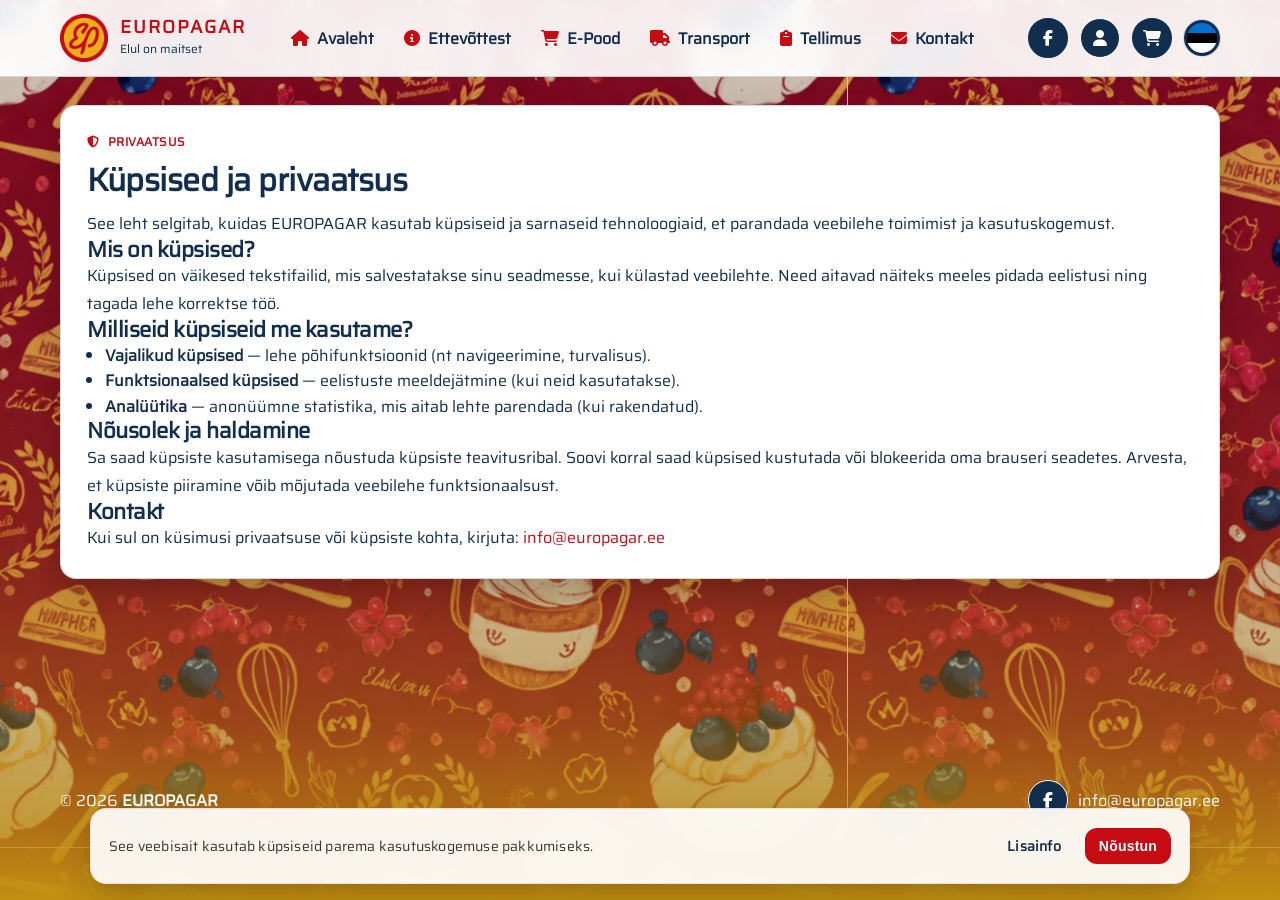
<file: privacy.html>
<!DOCTYPE html>
<html lang="et">
<head>
  <meta charset="UTF-8" />
  <meta name="viewport" content="width=device-width, initial-scale=1.0" />
  <title>EUROPAGAR - Privaatsus</title>

  <meta name="description" content="EUROPAGAR — kondiitritooted, eritellimused ja teenused." />
  <meta property="og:image" content="images/ICON.png" />

  <link rel="icon" type="image/png" sizes="32x32" href="images/dark-favicon.png?v=2">
  <link rel="apple-touch-icon" sizes="180x180" href="images/apple-touch-icon.webp" />
  <link rel="stylesheet" href="https://cdnjs.cloudflare.com/ajax/libs/font-awesome/6.5.0/css/all.min.css">
  <link rel="canonical" href="https://eurpgr.ee/privacy.html">
  <link rel="sitemap" type="application/xml" href="sitemap.xml">
      
  <link rel="stylesheet" href="styles/privacy.css">
  <link rel="stylesheet" href="styles/cookie.css">
  
</head>

<body data-page-key="privacy">

  <div id="cookie-consent-bar" aria-hidden="true">
  <div class="cookie-text">
    See veebisait kasutab küpsiseid parema kasutuskogemuse pakkumiseks.
  </div>

  <div class="cookie-actions">
    <a href="privacy.html" class="cookie-btn cookie-btn-decline">
      Lisainfo
    </a>
    <button class="cookie-btn cookie-btn-accept">
      Nõustun
    </button>
  </div>
</div>

  <header class="topbar">
    <div class="topbar-inner">
      <a class="brand" href="index.html" aria-label="EUROPAGAR">
        <img src="images/logo.png" alt="EUROPAGAR logo" />
        <div>
          <div class="brand-name">EUROPAGAR</div>
          <div class="brand-sub">Elul on maitset</div>
        </div>
      </a>

      <nav class="nav" aria-label="Navigeerimine">
        <a href="index.html#avaleht"><i class="fa fa-home"></i>Avaleht</a>
        <a href="index.html#company"><i class="fa fa-info-circle"></i>Ettevõttest</a>
        <a href="index.html#shop"><i class="fa fa-shopping-cart"></i>E-Pood</a>
        <a href="index.html#transport"><i class="fa fa-truck"></i>Transport</a>
        <a href="index.html#order"><i class="fa fa-clipboard"></i>Tellimus</a>
        <a href="index.html#contact"><i class="fa fa-envelope"></i>Kontakt</a>
      </nav>

      <div class="top-actions">
        <a class="icon-btn-1" href="https://www.facebook.com/people/Europagar/100063358998388/?ref=embed_page" target="_blank" rel="noopener noreferrer" aria-label="Facebook">
          <i class="fab fa-facebook-f"></i>
        </a>
        
        <a class="icon-btn profile-btn" id="profileBtn" href="account.html" aria-label="Konto">
          <i class="fa-solid fa-user"></i>
        </a>

        <a class="cart-btn" href="cart.html" aria-label="Ostukorv">
          <i class="fa fa-shopping-cart"></i>
          <span class="cart-badge" id="cartBadge">0</span>
        </a>

        <a class="lang lang-et" href="privacy.html" aria-label="Eesti"></a>
      </div>
    </div>
  </header>

  <main class="wrap">
    <section class="card" aria-label="Küpsiste ja privaatsuse teave" data-block-key="privacy-main">
      <div class="card-content">
        <div class="eyebrow"><i class="fa fa-shield-halved"></i> <span data-field="eyebrow">Privaatsus</span></div>
        <h1 class="h" data-field="title">Küpsised ja privaatsus</h1>

        <div data-field="content_html" data-attr="html"><p class="p">
          See leht selgitab, kuidas EUROPAGAR kasutab küpsiseid ja sarnaseid tehnoloogiaid, et parandada
          veebilehe toimimist ja kasutuskogemust.
        </p>

        <h2 class="h" style="font-size:22px;">Mis on küpsised?</h2>
        <p class="p">
          Küpsised on väikesed tekstifailid, mis salvestatakse sinu seadmesse, kui külastad veebilehte.
          Need aitavad näiteks meeles pidada eelistusi ning tagada lehe korrektse töö.
        </p>

        <h2 class="h" style="font-size:22px;">Milliseid küpsiseid me kasutame?</h2>
        <ul class="p" style="margin:0;padding-left:18px;line-height:1.6;">
          <li><strong>Vajalikud küpsised</strong> — lehe põhifunktsioonid (nt navigeerimine, turvalisus).</li>
          <li><strong>Funktsionaalsed küpsised</strong> — eelistuste meeldejätmine (kui neid kasutatakse).</li>
          <li><strong>Analüütika</strong> — anonüümne statistika, mis aitab lehte parendada (kui rakendatud).</li>
        </ul>

        <h2 class="h" style="font-size:22px;">Nõusolek ja haldamine</h2>
        <p class="p">
          Sa saad küpsiste kasutamisega nõustuda küpsiste teavitusribal. Soovi korral saad küpsised
          kustutada või blokeerida oma brauseri seadetes. Arvesta, et küpsiste piiramine võib mõjutada
          veebilehe funktsionaalsust.
        </p>

        <h2 class="h" style="font-size:22px;">Kontakt</h2>
        <p class="p">
          Kui sul on küsimusi privaatsuse või küpsiste kohta, kirjuta:
          <a href="mailto:info@europagar.ee">info@europagar.ee</a>
        </p>
      </div>
</div>
    </section>

    <footer class="footer">
      <div class="footer-inner">
        <div>© 2026 <strong>EUROPAGAR</strong></div>
        <div style="display:flex;gap:10px;align-items:center;">
          <a class="icon-btn" href="https://www.facebook.com/people/Europagar/100063358998388/?ref=embed_page" target="_blank" rel="noopener noreferrer" aria-label="Facebook">
            <i class="fab fa-facebook-f"></i>
          </a>
          <a class="post" href="mailto:info@europagar.ee">info@europagar.ee</a>
        </div>
      </div>
    </footer>
  </main>
<script src="scripts/cart.js" defer></script>
   <script src="scripts/cookie.js" defer></script> 
  <script src="scripts/site-ui.js" defer></script>
  <script src="scripts/page-content.js" defer></script>
</body>
</html>
</file>
<file: styles/header_footer.css>
@font-face {
      font-family: 'Saira';
      src: url('../fonts/Saira.woff2') format('woff2'),
           url('../fonts/Sair.woff') format('woff');
      font-display: swap;
    }

.lang{
  width:36px;
  height:36px;
  border-radius:50%;
  display:inline-block;
  overflow:hidden;
  border:3px solid #122E4E;
  box-shadow:0 0 0 1px rgba(0,0,0,0.1);
}

.lang-et{
  transition:.2s ease;
  background:
    linear-gradient(
      to bottom,
      #0072CE 0 33.33%,
      #000000 33.33% 66.66%,
      #FFFFFF 66.66% 100%
    );
}
.lang-et:hover{
    transform: translateY(-1px);
}
  
html, body {
    min-height: 100%;
}

body{
  font-family:'Saira',system-ui,-apple-system,Segoe UI,Roboto,Arial,sans-serif;
  margin:0;
  color:var(--text);
  background: var(--bg);
  overflow-x:hidden;
  position: relative;
}

body::before{
  content:"";
  position: fixed;
  inset: 0;
  background: url("../images/unnamed.webp") no-repeat center top;
  background-size: cover;
   pointer-events:none;
  z-index:0;
  filter: blur(0.4px);
  transform: translateZ(0);
}

body::after{
  content:"";
  position: absolute;
  inset: 0;
  pointer-events:none;
  z-index:1;

  background:
    linear-gradient(to bottom, rgba(0,0,0,0.18), rgba(0,0,0,0.18)),
    linear-gradient(
      to bottom,
      rgba(236,175,22,0) 0%,
      rgba(236,175,22,0.05) 35%,
      rgba(236,175,22,0.18) 60%,
      rgba(236,175,22,0.45) 80%,
      rgba(236,175,22,0.85) 95%,
      rgba(236,175,22,1) 100%
    );
}

.topbar, main, footer, .wrap{
  position: relative;
  z-index:2;
}

     :root{
      --bg:#fbf8f2;
      --paper:#ffffff;
      --text:#191919;
      --muted:#ffffff;
      --accent:#c60b13;
      --accent2:#ecaf16;
      --radius:16px;
      --max:1200px;
    }

    *{ box-sizing:border-box;
     }

a{
    color:inherit;
    text-decoration:none;
}

img{
    max-width:100%;
    height:auto;
    display:block;
}

    .wrap{
      max-width:var(--max);
      margin:0 auto;
      padding:28px 20px 60px;
    }

    .topbar{
  position: sticky;
  top: 0;
  z-index: 1000;
  background: rgba(255,255,255,0.92);
  backdrop-filter: blur(10px);
  -webkit-backdrop-filter: blur(10px);
  border-bottom: 1px solid var(--line);
}

html {
    scroll-padding-top: 85px;
}

.card[id]{
    scroll-margin-top: 85px;
}
    
    .topbar-inner{
        max-width:var(--max);
        margin:0 auto;
        padding:14px 20px;
        display:flex;
        align-items:center;
        justify-content:space-between;
        gap:12px;
    }
    
    .brand{
        display:flex;
        align-items:center;
        gap:12px;
        min-width: 0;
        flex-shrink:0;
    }
    
    .brand img{
        width:48px;
        height:48px;
        border-radius:12px;
        object-fit:cover;
    }
    
    .brand-name{
        font-weight:800;
        letter-spacing:2px;
        text-transform:uppercase;
        font-size:18px;
        line-height:1.1;
        color:#c60b13;
    }
    
    .brand-sub{
        font-size:12px;
        color:var(--muted);
        margin-top:2px;
        color:#122d4e;
    }
    
    .nav{
      margin-left:12px;
      margin-right:auto;
      justify-content:flex-start;
      align-items:center;
      flex:1 1 auto;
      min-width:0;
      flex-wrap:nowrap;
      overflow-x:auto;
      scrollbar-width:none;
    }

    .nav::-webkit-scrollbar{
      display:none;
    }
    
    .text-oval {
        border: 2px solid #c60b13;
        border-radius: 999px;
        padding: 2px 8px;
        display: inline-block;
    }
    
    .nav a{
        font-weight:600;
        color:var(--text);
        padding:8px 8px;
        border-radius:999px;
        border:1px solid transparent;
        transition: .2s ease;
        white-space:nowrap;
        color:#122E4E;
        flex:0 0 auto;
    }
    
    .nav a:hover{
        background:#ecaf16;
        box-shadow:0 6px 16px rgba(0,0,0,0.15);
    }
    
    .nav a i{
        margin-right:8px;
        color:var(--accent);
    }
    
    .top-actions{
        display:flex;
        align-items:center;
        gap:12px;
        min-width: 0;
        justify-content:flex-end;
        flex-shrink:0;
    }
    
    .icon-btn{
        width:40px;
        height:40px;
        display:inline-flex;
        align-items:center;
        justify-content:center;
        border-radius:999px;
        border:1px solid;
        background:#122E4E;
        color:#ffffff;
        transition:.2s ease;
    }
.icon-btn:hover{
    transform: translateY(-1px);
}
    
    .icon-btn-1{
        width:40px;
        height:40px;
        display:inline-flex;
        align-items:center;
        justify-content:center;
        border-radius:999px;
        border:3px solid #122E4E;
        background:#122E4E;
        color:#fff;
        transition:.2s ease;
    }

.icon-btn-1:hover{
    transform: translateY(-1px);
}
    
    .lang img{
        width:40px;
        height:40px;
        border-radius:999px;
    }
    
    .stack{
        display:flex;
        flex-direction:column;
        gap:18px;
        margin-top:24px;
    }
    
    .card{
        background:var(--paper);
        border:1px solid var(--line);
        border-radius:var(--radius);
        overflow:hidden;
    }
    
    .card-inner{
        display:grid;
        grid-template-columns: 1.25fr 1fr;
        gap:0;
        align-items:stretch;
    }
    
    .card-media{
        position:relative;
        min-height:320px;
        background:#eee;
        overflow:hidden;
    }
    
    .card-content{
        padding:26px;
        display:flex;
        flex-direction:column;
        justify-content:center;
        gap:12px;
    }
    
    .eyebrow{
        display:inline-flex;
        align-items:center;
        gap:8px;
        font-weight:700;
        color:var(--accent);
        letter-spacing:0.5px;
        text-transform:uppercase;
        font-size:12px;
    }
    
    .h{
        font-size:32px;
        line-height:1.1;
        margin:0;
        letter-spacing:-0.5px;
        color:#122E4E;
    }
    
    .p{
        margin:0;
        color:var(--muted);
        line-height:1.75;
        font-size:16px;
        color:#122E4E;
    }
    
    .cta-row{
        display:flex;
        gap:10px;
        flex-wrap:wrap;
        margin-top:6px;
    }
    
    .btn{
        display:inline-flex;
        align-items:center;
        justify-content:center;
        gap:10px;
        padding:12px 16px;
        border-radius:999px;
        border:1px solid var(--line);
        background:#fff;
        font-weight:700;
        transition:.2s ease;
        color:#122E4E;
    }
    
    .btn-primary{
        background:var(--accent);
        color:#fff;
        border-color:transparent;
    }
    
    .btn:hover{
        transform: translateY(-1px);
        box-shadow:0 6px 16px rgba(0,0,0,0.15);
        background:#ecaf16;
    }
    
    .media-frame{
        position:absolute;
        inset:0;
        overflow:hidden;
    }
    
    .media-track{
        display:flex;
        height:100%;
        transition: transform .6s ease;
        will-change: transform;
    }
    
.card-media{
    position: relative;
}
    
    .media-dots{
        position:absolute;
        left:16px;
        right:16px;
        bottom:14px;
        display:flex;
        gap:8px;
        justify-content:center;
        z-index:5;
        pointer-events:auto;
    }
    
    .media-dot{
        width:34px;
        height:4px;
        border-radius:999px;
        background: rgba(255,255,255,.45);
        border: 1px solid rgba(0,0,0,.12);
        cursor:pointer;
        transition: transform .2s ease, background .2s ease, opacity .2s ease;
        opacity:.9;
    }
    
    .media-dot:hover{
        transform: scaleX(1.1);
    }
    
    .media-dot.is-active{
        border:1px solid #122E4E;
        background: rgba(255,255,255,.95);
        opacity:1;
    }
    
    .grid{
    display:grid;
    grid-template-columns:none;
    grid-auto-flow:column;
    grid-auto-columns:300px;
    gap:18px;

    padding:18px 28px 20px; /* ← увеличили боковые отступы */

    overflow-x:auto;
    overflow-y:hidden;
    -webkit-overflow-scrolling:touch;

    scroll-snap-type:x proximity;
    scroll-padding-left:28px;
    scroll-padding-right:28px;

    align-items:start;

    scrollbar-width:thin;
    scrollbar-color:#c60b13 #ffffff;
}

.grid::-webkit-scrollbar{
    height:10px;
}

.grid::-webkit-scrollbar-track{
    background:#eee7dc;
    border-radius:999px;
}

.grid::-webkit-scrollbar-thumb{
    background:#c60b13;
    border-radius:999px;
}

.grid::-webkit-scrollbar-thumb:hover{
    background:#a80910;
}

.grid{
    mask-image: linear-gradient(
        to right,
        transparent 0,
        black 16px,
        black calc(100% - 16px),
        transparent 100%
    );
}

.product{
    border:0;
    background:transparent;
    overflow:visible;
    display:flex;
    flex-direction:column;
    min-height:auto;
}

.product-media{
    background:#f7f4ef;
    overflow:hidden;
    border-radius:18px;
    aspect-ratio:1 / 1;
}

.product-media img{
    width:100%;
    height:100%;
    object-fit:cover;
    transition:transform .25s ease;
}

.product:hover .product-media img{
    transform:scale(1.03);
}

.product-body{
    padding:12px 6px 0;
}

.product-title{
    font-weight:800;
    margin:0;
    font-size:15px;
    color:#122E4E;
}
    
    .price{
        color:var(--muted);
        font-weight:700;
    }
    
    .product .btn{
        width:fit-content;
        padding:10px 14px;
        font-size:14px;
    }
    
    .contact-group{
        display:grid;
        grid-template-columns: 220px 1fr;
        gap:16px;
        margin-bottom:14px;
        align-items:start;
    }
    
    .contact-title{
        font-weight:700;
        color:#122E4E;
        display:flex;
        align-items:center;
        gap:10px;
        white-space:nowrap;
    }
    
    .contact-info{
        display:flex;
        flex-wrap:wrap;
        gap:14px 24px;
    }
    
    .contact-group a{
        color:var(--accent);
        text-decoration:none;
    }
    
    .contact-group a:hover{
        text-decoration:underline;
    }
    
.footer{
        margin-top:50px;
        border-top:0px solid var(--line);
        padding:28px 0 0;
        color:var(--muted);
    }
    
    .footer-inner{
        display:flex;
        align-items:center;
        justify-content:space-between;
        gap:16px;
        flex-wrap:wrap;
    }
    
    .transport-sub{
        margin: 4px 0;
        font-size: 16px;
        line-height: 1.5;
        font-weight: 600;
        color:#122E4E;
    }
    
    .transport-list{
        list-style:none;
        padding-left:0;
    }
    
    .transport-list li{
        position:relative;
        padding-left:18px;
        margin-bottom:6px;
    }
    
    .transport-list li::before{
        content:"";
        width:6px;
        height:6px;
        background: var(--accent);
        border-radius:50%;
        position:absolute;
        left:0;
        top:9px;
    }
    
    .card-inner-1{
        display:grid;
        grid-template-columns: 1.25fr 1fr;
        gap:0;
        align-items:stretch;
    }
    
    .transport-media{
        position: relative;
        overflow: hidden;
        width: 100%;
        min-height: 100%;
        background:#ecaf16;
    }
    
    .transport-media::before{
        content:none;
    }
    
    .transport-img{
        position:absolute;
        left:50%;
        top:50%;
        transform:translate(-50%, -50%);
        width: auto;
        height: auto;
        display:block;
        object-fit:contain;
    }
    
    .transport-list strong{
        color:#c60b13;
    }
    
    .cart-btn{
        width:40px;
        height:40px;
        display:inline-flex;
        align-items:center;
        justify-content:center;
        border-radius:999px;
        border:3px solid #122E4E;
        background:#122E4E;
        color:#fff;
        position:relative;
        transition:.2s ease;
    }
    
.cart-btn:hover{
    transform:translateY(-1px);
}
    
    .cart-badge{
        position:absolute;
        top:-6px;
        right:-6px;
        min-width:20px;
        height:20px;
        padding:0 6px;
        border-radius:999px;
        background:var(--accent);
        color:#fff;
        font-weight:1000;
        font-size:12px;
        display:flex;
        align-items:center;
        justify-content:center;
        border:2px solid #fff;
    }

@media (max-width: 768px){

  :root{
    --radius:14px;
    --topbar-offset:72px;
  }

  html{
      scroll-padding-top: var(--topbar-offset);
  }
  
  .card[id]{
      scroll-margin-top: var(--topbar-offset);
  }

  .wrap{
    padding:18px 14px 44px;
  }

  .topbar-inner{
    padding:10px 12px;

    display:grid;
    grid-template-columns:1fr auto;
    grid-template-areas:
      "brand actions"
      "nav   nav";

    align-items:center;
    gap:10px;
  }

  .brand{
    grid-area:brand;
    min-width:0;
    gap:10px;
  }

  .brand img{
    width:40px;
    height:40px;
    border-radius:10px;
  }

  .brand-name{
    font-size:15px;
    letter-spacing:1px;
  }

  .brand-sub{
    font-size:11px;
  }

  .top-actions{
    grid-area:actions;
    min-width:0;
    justify-content:flex-end;
    gap:8px;
  }

  .icon-btn,
  .icon-btn-1,
  .cart-btn{
    width:36px;
    height:36px;
    min-width:36px;
    min-height:36px;
  }

  .lang{
    width:32px;
    height:32px;
    border-width:2px;
  }

  .cart-badge{
    top:-6px;
    right:-6px;
    min-width:18px;
    height:18px;
    font-size:11px;
    border-width:2px;
  }

  .nav{
    grid-area:nav;
    margin:0;

    width:100%;
    display:flex;
    gap:8px;

    overflow-x:auto;
    -webkit-overflow-scrolling:touch;

    white-space:nowrap;
    padding:6px 2px;

    scrollbar-width:none;
  }

  .nav::-webkit-scrollbar{
    display:none;
  }

  .nav a{
    padding:8px 10px;
    font-size:14px;
  }

  .media-frame{
    overflow:hidden;
  }

  .media-track{
    display:flex;
    height:100%;
    gap:0 !important;

    transform:translate3d(0,0,0);
    will-change:transform;
  }

  .media-track > *{
    flex:0 0 100%;
    width:100%;
    max-width:100%;
  }

  .media-track img{
    width:100%;
    height:100%;
    object-fit:cover;
  }

  .media-dots{
    left:12px;
    right:12px;
    bottom:12px;
    gap:6px;
  }

  .media-dot{
    width:28px;
    height:4px;
  }

  .card-inner,
  .card-inner-1{
    grid-template-columns:1fr;
  }

  .card-media{
    min-height:220px;
  }

  .card-content{
    padding:18px;
  }

  .h{
    font-size:24px;
  }

  .p{
    font-size:15px;
    line-height:1.65;
  }

  .cta-row{
    gap:8px;
  }

  .btn{
    padding:11px 14px;
    font-size:14px;
  }

  .grid{
    display:grid;

    grid-template-columns:none !important;
    grid-auto-flow:column;
    grid-auto-columns:78%;

    gap:12px;

    padding:14px;

    overflow-x:auto;
    overflow-y:hidden;

    -webkit-overflow-scrolling:touch;

    scroll-snap-type:x mandatory;
    scroll-padding-left:14px;
    scroll-padding-right:14px;

    align-items:stretch;

    scrollbar-width:none;
  }

  .grid::-webkit-scrollbar{
    display:none;
  }

  .grid > .product{
    scroll-snap-align:start;
    min-height:0;
  }

  .product-body{
    padding:12px;
  }

  .product-title{
    font-size:15px;
  }

  .product .btn{
    padding:9px 12px;
    font-size:13px;
  }

  .product-media{
    aspect-ratio:4 / 3;
  }

  .product-media img{
    width:100%;
    height:100%;
    object-fit:cover;
  }

  .contact-group{
    grid-template-columns:1fr;
    gap:10px;
  }

  .contact-title{
    white-space:normal;
  }

  .transport-media{
    min-height:180px;
  }

  .transport-img{
    max-width:92%;
    max-height:92%;
  }

  .footer{
    margin-top:50px;
    border-top:0;
    padding:28px 0 0;
    color:#ffffff;
  }

  .footer-inner{
    display:flex;
    align-items:center;
    justify-content:space-between;
    gap:16px;
    flex-wrap:wrap;
  }

}

@media (max-width: 480px){

  :root{
    --topbar-offset:68px;
  }

  html{
      scroll-padding-top: var(--topbar-offset);
  }
  
  .card[id]{
      scroll-margin-top: var(--topbar-offset);
  }

  .topbar-inner{
    padding:10px 10px;
  }

  .brand-name{
    font-size:14px;
  }

  .nav a{
    font-size:13px;
    padding:7px 9px;
  }

  .h{
    font-size:22px;
  }

  .card-media{
    min-height:200px;
  }

  .grid{
    grid-auto-columns:86%;
    padding:12px;
    gap:10px;

    scroll-padding-left:12px;
    scroll-padding-right:12px;
  }

}


/* ---- layout polish: desktop + mobile ---- */
:focus-visible{
  outline:3px solid rgba(198,11,19,.28);
  outline-offset:2px;
}

.nav{
  display:flex;
  flex-wrap:wrap;
  gap:6px;
}

.card{
  box-shadow:0 10px 28px rgba(0,0,0,.08);
}

.card-media img,
.transport-img,
.product-media img{
  width:100%;
  height:100%;
  object-fit:cover;
}

@media (min-width: 1200px){
  .wrap{ padding:32px 24px 72px; }
  .topbar-inner{ padding:16px 24px; }
  .stack{ gap:22px; }
  .card-inner{ gap:28px; }
  .card-content{ padding:32px; }
}

@media (max-width: 980px){
  .topbar-inner{
    flex-wrap:wrap;
    align-items:flex-start;
  }

  .brand{ min-width:0; }

  .nav{
    order:3;
    width:100%;
    margin:0;
    overflow-x:auto;
    flex-wrap:nowrap;
    padding-bottom:4px;
    scrollbar-width:thin;
  }

  .top-actions{
    min-width:0;
    margin-left:auto;
  }
}

@media (max-width: 768px){
  html{ scroll-padding-top:132px; }
  .card[id]{ scroll-margin-top:132px; }

  .wrap{ padding:20px 14px 42px; }
  .topbar-inner{ padding:12px 14px; gap:12px; }
  .brand img{ width:42px; height:42px; }
  .brand-name{ font-size:16px; letter-spacing:1.4px; }
  .brand-sub{ font-size:11px; }
  .top-actions{ gap:8px; }
  .icon-btn,.icon-btn-1,.cart-btn,.lang{ width:38px; height:38px; }
  .nav a{
    padding:9px 12px;
    font-size:14px;
    background:rgba(255,255,255,.72);
    border-color:rgba(18,45,78,.08);
  }
  .cta-row{
    width:100%;
    flex-direction:column;
    align-items:stretch;
  }
  .cta-row .btn{ width:100%; }
  .card-content{ padding:20px; }
  .h{ font-size:28px; }
}

@media (max-width: 480px){
  html{ scroll-padding-top:144px; }
  .card[id]{ scroll-margin-top:144px; }
  .wrap{ padding-inline:12px; }
  .card{ border-radius:14px; }
  .card-content{ padding:16px; }
  .h{ font-size:24px; }
  .p{ font-size:15px; line-height:1.55; }
}


.skip-link{position:absolute;left:-9999px;top:0;background:#122E4E;color:#fff;padding:10px 14px;border-radius:0 0 10px 10px;z-index:9999;}
.skip-link:focus{left:12px;top:0;}
.hero-media,.section-media{width:100%;height:100%;object-fit:cover;display:block;}
</file>
<file: styles/cookie.css>
#cookie-consent-bar {
  position: fixed;
  left: 16px;
  right: 16px;
  bottom: 16px;
  display: none;
  z-index: 9999;
  max-width: 1100px;
  margin: 0 auto;
  background: rgba(255, 255, 255, 0.92);
  backdrop-filter: blur(10px);
  -webkit-backdrop-filter: blur(10px);
  border: 1px solid rgba(0, 0, 0, 0.08);
  border-radius: 16px;
  box-shadow:
    0 18px 40px rgba(0, 0, 0, 0.14),
    0 4px 12px rgba(0, 0, 0, 0.08);
  padding: 14px 14px;
  transform: translateY(12px);
  opacity: 0;
  animation: cookieSlideUp 280ms ease-out forwards;
}

@keyframes cookieSlideUp {
    to { transform: translateY(0);
        opacity: 1;
    }
}

#cookie-consent-bar .cookie-text {
  font-size: 14px;
  line-height: 1.35;
  color: rgba(0, 0, 0, 0.78);
  letter-spacing: 0.2px;
}

#cookie-consent-bar .cookie-actions {
  display: flex;
  gap: 10px;
  align-items: center;
  justify-content: flex-end;
  margin-top: 12px;
}

#cookie-consent-bar .cookie-btn {
  appearance: none;
  border: 0;
  cursor: pointer;

  padding: 10px 14px;
  border-radius: 12px;

  font-size: 14px;
  font-weight: 700;
  letter-spacing: 0.2px;

  transition:
    transform 120ms ease,
    box-shadow 120ms ease,
    background-color 120ms ease,
    color 120ms ease,
    border-color 120ms ease;
}

#cookie-consent-bar .cookie-btn:active {
  transform: translateY(1px);
}

#cookie-consent-bar .cookie-btn:focus-visible {
  outline: 3px solid rgba(0, 0, 0, 0.18);
  outline-offset: 2px;
}

#cookie-consent-bar .cookie-btn-decline {
  background: rgb(0 0 0 / 0%);
  color: rgb(18 45 78);
  transition:.2s ease;
  border: 0px solid rgba(0, 0, 0, 0.08);
}

#cookie-consent-bar .cookie-btn-decline:hover {
  background: rgb(236 175 22);
  transform: translateY(-1px); 
  box-shadow:0 6px 16px rgba(0,0,0,0.15);
}

#cookie-consent-bar .cookie-btn-accept {
  background: rgb(198 11 19);
  color: rgb(255 255 255);
  transition:.2s ease;
  border: 0px solid rgba(0, 0, 0, 0.08);
}

#cookie-consent-bar .cookie-btn-accept:hover {
  background: rgb(236 175 22);
  transform: translateY(-1px); 
  box-shadow:0 6px 16px rgba(0,0,0,0.15);
}

#cookie-consent-bar .cookie-btn-accept:active {
  transform: translateY(1px);
}

@media (min-width: 720px) {
  
  #cookie-consent-bar {
    padding: 16px 18px;
  }
  #cookie-consent-bar .cookie-actions {
    margin-top: 0;
  }
  #cookie-consent-bar {
    display: none; 
  }

  #cookie-consent-bar {
    display: none;
  }
}

#cookie-consent-bar {
  display: none; 
}
#cookie-consent-bar > .cookie-text,
#cookie-consent-bar > .cookie-actions {
}

@media (min-width: 720px) {
  #cookie-consent-bar {
  }
  
   #cookie-consent-bar {
    display: none;
  }
}

#cookie-consent-bar[aria-hidden="false"] {
  display: flex !important;
  flex-direction: column;
  gap: 12px;
}

@media (min-width: 720px) {
  
  #cookie-consent-bar[aria-hidden="false"] {
    flex-direction: row;
    align-items: center;
    justify-content: space-between;
    gap: 16px;
  }
  #cookie-consent-bar .cookie-text {
    max-width: 70ch;
  }
}
</file>
<file: styles/korvikesed.css>
@font-face{
  font-family:'Saira';
  src:url('../fonts/Saira.woff2') format('woff2'),
      url('../fonts/Sair.woff') format('woff');
  font-display:swap;
}

:root{
  --bg:#fbf8f2;
  --paper:#ffffff;
  --text:#191919;
  --muted:#122E4E;
  --accent:#c60b13;
  --accent2:#ecaf16;
  --line:rgba(18,45,78,0.15);
  --radius:16px;
  --max:1200px;
}

*{ box-sizing:border-box; }

a{
  color:inherit;
  text-decoration:none;
}

img{
  max-width:100%;
  height:auto;
  display:block;
}

html, body{
  min-height:100%;
}

html{
  scroll-padding-top:92px;
}

body{
  font-family:'Saira',system-ui,-apple-system,Segoe UI,Roboto,Arial,sans-serif;
  margin:0;
  color:var(--text);
  background:var(--bg);
  overflow-x:hidden;
  position:relative;
}

body::before{
  content:"";
  position:fixed;
  inset:0;
  background:url("../images/unnamed.webp") no-repeat center top;
  background-size:cover;
  pointer-events:none;
  z-index:0;
  filter:blur(0.4px);
  transform:translateZ(0);
}

body::after{
  content:"";
  position:fixed;
  inset:0;
  pointer-events:none;
  z-index:1;
  background:
    linear-gradient(to bottom, rgba(0,0,0,0.18), rgba(0,0,0,0.18)),
    linear-gradient(
      to bottom,
      rgba(236,175,22,0) 0%,
      rgba(236,175,22,0.05) 35%,
      rgba(236,175,22,0.18) 60%,
      rgba(236,175,22,0.45) 80%,
      rgba(236,175,22,0.85) 95%,
      rgba(236,175,22,1) 100%
    );
}

.topbar, .wrap, .footer, .modal{
  position:relative;
  z-index:2;
}

.topbar{
  position:sticky;
  top:0;
  z-index:1000;
  background:rgba(255,255,255,0.92);
  backdrop-filter:blur(10px);
  -webkit-backdrop-filter:blur(10px);
  border-bottom:1px solid var(--line);
}

.topbar-inner{
  max-width:var(--max);
  margin:0 auto;
  padding:14px 20px;
  display:flex;
  align-items:center;
  justify-content:space-between;
  gap:16px;
}

.brand{
  display:flex;
  align-items:center;
  gap:12px;
  min-width:220px;
}

.brand img{
  width:48px;
  height:48px;
  border-radius:12px;
  object-fit:cover;
}

.brand-name{
  font-weight:800;
  letter-spacing:2px;
  text-transform:uppercase;
  font-size:18px;
  line-height:1.1;
  color:var(--accent);
}

.brand-sub{
  font-size:12px;
  margin-top:2px;
  color:#122d4e;
}

.nav{
  margin-left:18px;
  margin-right:auto;
  justify-content:flex-start;
}

.nav a{
  font-weight:700;
  padding:8px 10px;
  border-radius:999px;
  border:1px solid transparent;
  transition:.2s ease;
  white-space:nowrap;
  color:#122E4E;
}

.nav a:hover{
  background:var(--accent2);
  box-shadow:0 6px 16px rgba(0,0,0,0.15);
}

.nav a i{
  margin-right:8px;
  color:var(--accent);
}

.top-actions{
  display:flex;
  align-items:center;
  gap:12px;
  min-width:180px;
  justify-content:flex-end;
}

.icon-btn{
  width:40px;
  height:40px;
  display:inline-flex;
  align-items:center;
  justify-content:center;
  border-radius:999px;
  border:0;
  background:#122E4E;
  color:#fff;
  transition:.2s ease;
}

.icon-btn-1{
  width:40px;
  height:40px;
  display:inline-flex;
  align-items:center;
  justify-content:center;
  border-radius:999px;
  border:1px solid #ffffff;
  background:#122E4E;
  color:#fff;
  transition:.2s ease;
}

.icon-btn:hover{
  transform:translateY(-1px);
}

.icon-btn-1:hover{
  transform:translateY(-1px);
}

.lang{
  width:36px;
  height:36px;
  border-radius:50%;
  display:inline-block;
  overflow:hidden;
  border:3px solid #122E4E;
  box-shadow:0 0 0 1px rgba(0,0,0,0.1);
}

.lang-et{
  transition:.2s ease;
  background:linear-gradient(
    to bottom,
    #0072CE 0 33.33%,
    #000000 33.33% 66.66%,
    #FFFFFF 66.66% 100%
  );
}

.lang-et:hover{
  transform:translateY(-1px);
}

.cart-btn{
  width:40px;
  height:40px;
  display:inline-flex;
  align-items:center;
  justify-content:center;
  border-radius:999px;
  border:3px solid #122E4E;
  background:#122E4E;
  color:#fff;
  position:relative;
  transition:.2s ease;
}

.cart-btn:hover{
  transform:translateY(-1px);
}

.cart-badge{
  position:absolute;
  top:-6px;
  right:-6px;
  min-width:20px;
  height:20px;
  padding:0 6px;
  border-radius:999px;
  background:var(--accent);
  color:#fff;
  font-weight:1000;
  font-size:12px;
  display:flex;
  align-items:center;
  justify-content:center;
  border:2px solid #fff;
}

.top-actions > a.icon-btn,
.top-actions > a.cart-btn,
.top-actions > a.lang{
  flex:0 0 auto;
}

.top-actions > a.icon-btn{
  width:40px !important;
  height:40px !important;
  min-width:40px !important;
  min-height:40px !important;
  padding:0 !important;
  line-height:1 !important;
  display:flex !important;
  align-items:center !important;
  justify-content:center !important;
  border-radius:50% !important;
  aspect-ratio:1 / 1;
}

.wrap{
  max-width:var(--max);
  margin:0 auto;
  padding:28px 20px 60px;
}

.card{
  background:var(--paper);
  border:1px solid var(--line);
  border-radius:var(--radius);
  overflow:hidden;
}

.card-content{
  padding:26px;
  padding-bottom:10px;
  display:flex;
  flex-direction:column;
  gap:12px;
}

.eyebrow{
  display:inline-flex;
  align-items:center;
  gap:8px;
  font-weight:800;
  color:var(--accent);
  letter-spacing:0.5px;
  text-transform:uppercase;
  font-size:12px;
}

.h{
  font-size:32px;
  line-height:1.1;
  margin:0;
  letter-spacing:-0.5px;
  color:#122E4E;
}

.p{
  margin:0;
  line-height:1.75;
  font-size:16px;
  color:#122E4E;
}

.category-head{
  display:flex;
  align-items:flex-start;
  gap:18px;
  margin:10px 0 24px;
}

.back-wrap{
  flex:0 0 auto;
  display:flex;
  align-items:flex-start;
  justify-content:flex-start;
  padding-top:6px;
  min-width:auto;
}

.category-head__text{
  min-width:0;
  flex:1 1 auto;
}

.category-head__text .h{
  margin:0 0 8px 0;
}

.category-head__text .p{
  margin:0;
}

.back-btn{
  width:45px;
  height:45px;
  margin:0;
  display:flex;
  align-items:center;
  justify-content:center;
  border:0;
  border-radius:50%;
  background:#c60b13;
  color:#ffffff;
  cursor:pointer;
  transition:.2s ease;
  flex:0 0 auto;
}

.back-btn i{
  font-size:16px;
}

.back-btn:hover{
  transform:translateY(-2px);
  box-shadow:0 10px 22px rgba(0,0,0,0.15);
  background:var(--accent2);
  color:#fff;
}

.grid{
  display:grid;
  grid-template-columns:repeat(4, 1fr);
  gap:16px;
  padding:18px;
}

.product{
  border:0;
  border-radius:14px;
  background:#fff;
  overflow:hidden;
  display:flex;
  flex-direction:column;
  min-height:280px;
  cursor:pointer;
  padding:0;
  text-align:left;
}

.product:focus-visible{
  outline:3px solid rgba(236,175,22,0.6);
  outline-offset:2px;
}

.product-media{
  background:#f2f2f2;
  overflow:hidden;
  border-radius:10px;
}

.product-media img{
  width:100%;
  height:100%;
  object-fit:cover;
  transition:transform .25s ease;
}

.product:hover .product-media img{
  transform:scale(1.03);
}

.product-body{
  padding:14px;
  display:flex;
  flex-direction:column;
  gap:8px;
}

.product-title{
  font-weight:900;
  margin:0;
  font-size:16px;
  color:#122E4E;
}

.footer{
  border-top:0;
  padding:22px 0;
}

.footer-inner{
  max-width:var(--max);
  margin:0 auto;
  padding:0 20px;
  display:flex;
  align-items:center;
  justify-content:space-between;
  gap:16px;
  flex-wrap:wrap;
  color:#ffffff;
}

.footer-right{
  display:flex;
  gap:10px;
  align-items:center;
}

.modal{
  position:fixed;
  inset:0;
  display:none;
  z-index:2000;
}

.modal.is-open{
  display:block;
}

.modal__backdrop{
  position:absolute;
  inset:0;
  background:rgba(0,0,0,0.55);
}

.modal__dialog{
  position:relative;
  max-width:980px;
  margin:24px auto;
  padding:0 14px;
  height:calc(110vh - 485px);
}

.modal__content{
  position:relative;
  height:100%;
  background:#fff;
  border-radius:18px;
  border:1px solid var(--line);
  box-shadow:0 18px 60px rgba(0,0,0,0.35);
  overflow:hidden;
  display:grid;
  grid-template-columns:360px 1fr;
}

.modal__close{
  position:absolute;
  right:25px;
  top:10px;
  width:40px;
  height:40px;
  border-radius:999px;
  border:0;
  background:#c60b13;
  color:#ffffff;
  cursor:pointer;
  z-index:5;
  transition:.2s ease;
}

.fa-times{
  color:#fff;
}

.modal__close:hover{
  transform:translateY(-1px);
  background:#ecaf16;
  box-shadow:0 10px 22px rgba(0,0,0,0.18);
}

.modal__media{
  background:#f3f3f3;
  padding:14px;
  border-right:1px solid rgba(18,45,78,0.10);
  position:sticky;
  top:0;
  height:100%;
  display:flex;
  align-items:center;
  justify-content:center;
}

.modal__media img{
  width:100%;
  height:auto;
  max-height:100%;
  object-fit:cover;
  border-radius:14px;
}

.modal__body{
  padding:16px 18px;
  overflow:auto;
  -webkit-overflow-scrolling:touch;
  overscroll-behavior:contain;
  display:flex;
  flex-direction:column;
  gap:10px;
  scrollbar-width:none;
  -ms-overflow-style:none;
}

.modal__body::-webkit-scrollbar{
  width:0;
  height:0;
}

.modal__title{
  margin:0;
  color:#122E4E;
  font-size:18px;
  line-height:1.25;
  font-weight:1000;
}

.modal__meta{
  display:flex;
  align-items:baseline;
  justify-content:space-between;
  gap:10px;
  margin-top:-4px;
}

.meta__price{
  font-weight:1000;
  font-size:18px;
  color:#122E4E;
}

.meta__pack{
  font-weight:850;
  color:#122E4E;
  opacity:.85;
  font-size:14px;
}

.modal__infogrid{
  display:grid;
  grid-template-columns:1fr 1fr;
  gap:8px;
  border-top:1px solid rgba(18,45,78,0.10);
  padding-top:10px;
  margin-top:2px;
}

.infoitem{
  border:1px solid rgba(18,45,78,0.12);
  border-radius:12px;
  padding:8px 10px;
  background:#fff;
}

.infoitem .k{
  font-weight:900;
  color:#122E4E;
  font-size:11px;
  text-transform:uppercase;
  opacity:.75;
  letter-spacing:.3px;
}

.infoitem .v{
  margin-top:3px;
  font-weight:900;
  color:#122E4E;
  line-height:1.3;
  font-size:13px;
}

.modal__block{
  border-top:1px solid rgba(18,45,78,0.10);
  padding-top:10px;
  margin-top:2px;
}

.block__title{
  margin:0 0 6px 0;
  font-size:12px;
  font-weight:1000;
  color:#122E4E;
  text-transform:uppercase;
  letter-spacing:.3px;
}

.block__p{
  margin:0 0 6px 0;
  color:#122E4E;
  line-height:1.55;
  font-weight:650;
  font-size:13px;
}

.list{
  margin:0;
  padding-left:18px;
  color:#122E4E;
  line-height:1.55;
  font-weight:650;
  font-size:13px;
}

.modal__row{
  display:flex;
  align-items:center;
  justify-content:space-between;
  gap:12px;
  border-top:1px solid rgba(18,45,78,0.10);
  padding-top:10px;
  margin-top:2px;
}

.modal__label{
  font-weight:900;
  color:#122E4E;
  white-space:nowrap;
  font-size:13px;
}

.qty{
  display:flex;
  align-items:center;
  gap:8px;
}

.qty__btn{
  width:36px;
  height:36px;
  border-radius:12px;
  border:0;
  background:#c60b13;
  cursor:pointer;
  font-weight:900;
  color:#ffffff;
  border-color:transparent;
  transition:.2s ease;
}

.qty__btn:hover{
  transform:translateY(-1px);
  background:#ecaf16;
  box-shadow:0 10px 22px rgba(0,0,0,0.18);
}

.qty__input{
  width:150px;
  border-radius:12px;
  border:1px solid var(--line);
  padding:9px 10px;
  font-weight:900;
  color:#122E4E;
  text-align:center;
}

.modal__price{
  font-weight:1000;
  color:#122E4E;
  font-size:15px;
  margin-top:2px;
}

.modal__actions{
  display:flex;
  gap:10px;
  flex-wrap:wrap;
  margin-top:2px;
  padding-bottom:6px;
}

.btn{
  display:inline-flex;
  align-items:center;
  justify-content:center;
  gap:10px;
  padding:10px 14px;
  border-radius:999px;
  border:0;
  background:#fff;
  font-weight:900;
  transition:.2s ease;
  color:#122E4E;
  cursor:pointer;
  font-size:13px;
}

.btn-primary{
  background:var(--accent);
  color:#fff;
  border-color:transparent;
}

.btn:hover{
  transform:translateY(-1px);
  box-shadow:0 10px 22px rgba(0,0,0,0.18);
  background:var(--accent2);
}

.btn-primary:hover{
  background:var(--accent2);
  color:#fff;
}

.modal__note{
  min-height:18px;
  color:#122E4E;
  font-weight:800;
  font-size:13px;
}

.modal__select{
  min-width:240px;
  max-width:360px;
  width:auto;
  border-radius:12px;
  border:1px solid var(--line);
  padding:10px 12px;
  font-weight:900;
  color:#122E4E;
  background:#fff;
  outline:none;
}

.modal__select:focus{
  box-shadow:0 0 0 3px rgba(236,175,22,0.35);
  border-color:rgba(236,175,22,0.7);
}

@media (max-width: 980px){
  .modal__content{
    grid-template-columns:1fr;
  }

  .modal__media{
    position:relative;
    height:390px;
    border-right:none;
    border-bottom:1px solid rgba(18,45,78,0.10);
    padding:12px;
  }

  .modal__media img{
    height:100%;
    width:100%;
    object-fit:cover;
  }

  .modal__dialog{
    margin:14px auto;
    height:calc(100vh - 28px);
  }

  .modal__infogrid{
    grid-template-columns:1fr;
  }
}

@media (max-width: 780px){
  :root{
    --radius:14px;
  }

  html{
    scroll-padding-top:72px;
  }

  .wrap{
    padding:16px 12px 40px;
  }

  .card-content{
    padding:18px 16px 10px;
    gap:10px;
  }

  .h{
    font-size:24px;
  }

  .p{
    font-size:14px;
    line-height:1.6;
  }

  .topbar-inner{
    padding:10px 12px;
    display:grid;
    grid-template-columns:1fr auto;
    grid-template-areas:
      "brand actions"
      "nav nav";
    align-items:center;
    gap:10px;
  }

  .brand{
    grid-area:brand;
    min-width:0;
    gap:10px;
  }

  .brand div{
    display:flex;
    flex-direction:column;
    min-width:0;
  }

  .brand img{
    width:40px;
    height:40px;
    border-radius:10px;
  }

  .brand-name{
    font-size:14px;
    letter-spacing:1.2px;
    white-space:nowrap;
    overflow:hidden;
    text-overflow:ellipsis;
  }

  .brand-sub{
    font-size:11px;
  }

  .top-actions{
    grid-area:actions;
    min-width:0;
    justify-content:flex-end;
    gap:8px;
  }

  .top-actions > a.icon-btn,
  .top-actions > a.cart-btn{
    width:36px !important;
    height:36px !important;
    min-width:36px !important;
    min-height:36px !important;
  }

  .top-actions > a.lang{
    width:32px !important;
    height:32px !important;
    border-width:2px;
  }

  .cart-badge{
    top:-6px;
    right:-6px;
    min-width:18px;
    height:18px;
    font-size:11px;
    padding:0 5px;
  }

  .nav{
    grid-area:nav;
    display:flex;
    margin:0;
    width:100%;
    gap:8px;
    overflow-x:auto;
    overflow-y:hidden;
    -webkit-overflow-scrolling:touch;
    white-space:nowrap;
    padding:6px 2px;
    scrollbar-width:none;
  }

  .nav::-webkit-scrollbar{
    display:none;
  }

  .nav a{
    font-size:13px;
    padding:7px 9px;
  }

  .category-head{
    gap:12px;
    margin:8px 0 18px;
  }

  .back-wrap{
    min-width:auto;
    padding-top:2px;
    justify-content:flex-start;
  }

  .back-btn{
    margin:0 !important;
    width:42px;
    height:42px;
  }

  .grid{
    display:grid;
    grid-auto-flow:column;
    grid-auto-columns:minmax(240px, 88%);
    grid-template-columns:none !important;
    gap:14px;
    padding-left:16px !important;
    padding-right:32px !important;
    overflow-x:auto;
    overflow-y:hidden;
    -webkit-overflow-scrolling:touch;
    scroll-snap-type:x mandatory;
    scroll-padding-left:16px;
    scroll-padding-right:32px;
    align-items:stretch;
    scrollbar-width:none;
  }

  .grid::-webkit-scrollbar{
    display:none;
  }

  .product{
    scroll-snap-align:start;
    min-height:0;
    border-radius:14px;
    scroll-margin-left:16px;
  }

  .product-media{
    border-radius:12px;
    height:200px;
    overflow:hidden;
  }

  .product-media img{
    width:100%;
    height:100%;
    object-fit:cover;
  }

  .product-body{
    padding:12px;
  }

  .product-title{
    font-size:15px;
    line-height:1.25;
  }

  .footer{
    margin-top:50px;
    border-top:0;
    padding:28px 0 0;
    color:#ffffff;
  }

  .footer-inner{
    display:flex;
    align-items:center;
    justify-content:space-between;
    gap:16px;
    flex-wrap:wrap;
  }
}

@media (max-width: 768px){
  .modal__note{
    min-height:18px;
    color:#122E4E;
    font-weight:800;
    font-size:13px;
    margin:8px 0 0;
  }
}

@media (max-width: 480px){
  html{
    scroll-padding-top:68px;
  }

  .grid{
    grid-auto-columns:minmax(230px, 92%) !important;
    padding-left:14px !important;
    padding-right:28px !important;
    gap:12px !important;
    scroll-padding-left:14px;
    scroll-padding-right:28px;
  }

  .category-head{
    gap:10px;
  }

  .back-wrap{
    min-width:auto;
  }

  .brand-sub{
    display:none;
  }
}

@media (max-width:480px){
  .footer-inner{
    display:flex !important;
    align-items:center !important;
    justify-content:space-between !important;
    gap:12px !important;
    flex-wrap:nowrap !important;
  }
}


/* ---- category page refinements ---- */
:focus-visible{
  outline:3px solid rgba(198,11,19,.28);
  outline-offset:2px;
}

.product-card,
.product,
.modal__dialog,
.cart-modal__dialog,
.card{
  box-shadow:0 10px 28px rgba(0,0,0,.08);
}

@media (min-width: 1200px){
  .wrap{ padding:32px 24px 72px; }
  #productGrid{
    grid-template-columns:repeat(3,minmax(0,1fr));
    gap:20px;
  }
}

@media (max-width: 980px){
  .topbar-inner{ flex-wrap:wrap; align-items:flex-start; }
  .nav{
    order:3;
    width:100%;
    margin:0;
    overflow-x:auto;
    flex-wrap:nowrap;
    padding-bottom:4px;
  }
}

@media (max-width: 768px){
  .wrap{ padding:20px 14px 42px; }
  .topbar-inner{ padding:12px 14px; }
  .card-content{ padding:18px; }
  .back-wrap{ margin-bottom:4px; }
  #productGrid{ gap:14px; }
  .modal__content{ grid-template-columns:1fr; }
  .modal__media{ min-height:220px; }
  .modal__actions .btn{ width:100%; }
  .cart-modal__dialog{ width:min(100% - 20px, 560px); }
}

@media (max-width: 480px){
  .wrap{ padding-inline:12px; }
  .card, .modal__dialog, .cart-modal__dialog{ border-radius:14px; }
  .h{ font-size:24px; }
  .qty{ width:100%; justify-content:space-between; }
  .qty__input{ flex:1 1 auto; min-width:0; }
}
</file>
<file: admin/admin.css>
:root{
  --ink:#122E4E;
  --line:rgba(18,46,78,.14);
  --shadow:0 14px 40px rgba(10,20,40,.12);
}

/* =========================
   Layout
   ========================= */

html{
  overflow-x:hidden;
}

body{
  overflow-x:hidden;
}

.side,
.main{
  min-width:0;
}

.head-actions{
  display:flex;
  align-items:center;
  gap:10px;
  flex-wrap:wrap;
}

.toolbar > *,
.actions-grid > *,
.stats > *,
.kv > *{
  min-width:0;
}

.table-wrap{
  width:100%;
}

.table th:last-child,
.table td:last-child{
  white-space:nowrap;
}

.items .row > *{
  min-width:0;
}

.admin{
  display:grid;
  grid-template-columns:290px minmax(0, 1fr);
  gap:18px;
  align-items:start;
}

.card{
  background:rgba(255,255,255,.94);
  border:1px solid var(--line);
  border-radius:22px;
  box-shadow:var(--shadow);
  padding:18px;
  min-width:0;
}

.panel{
  background:rgba(255,255,255,.94);
  border:1px solid var(--line);
  border-radius:22px;
  box-shadow:var(--shadow);
  padding:16px;
  position:sticky;
  top:96px;
  min-width:0;
}

.panel-title{
  display:flex;
  align-items:center;
  gap:10px;
  font-weight:900;
  letter-spacing:.08em;
  text-transform:uppercase;
  color:var(--ink);
  margin-bottom:12px;
}

.panel-title i{
  color:var(--accent);
}

.who{
  background:rgba(236,175,22,.12);
  border:1px solid rgba(236,175,22,.35);
  border-radius:16px;
  padding:10px 12px;
  margin-bottom:10px;
}

.who-name{
  font-weight:900;
  color:var(--ink);
}

.who-email{
  font-size:13px;
  color:rgba(18,46,78,.75);
}

.navbtn{
  width:100%;
  border:0;
  background:#c60b13;
  border-radius:16px;
  padding:10px 12px;
  display:flex;
  align-items:center;
  gap:10px;
  cursor:pointer;
  margin:8px 0;
  color:#fff;
  font-weight:800;
  transition:.18s ease;
}

.navbtn i{
  color:#fff;
}

.navbtn:hover{
  transform:translateY(-1px);
  background:rgb(236 175 22);
}

.navbtn.is-active{
  box-shadow:0 12px 26px rgba(198,11,19,.12);
}

.panel-foot{
  margin-top:12px;
  border-top:1px dashed rgba(18,46,78,.18);
  padding-top:12px;
}

.hint{
  color:rgba(18,46,78,.72);
  font-size:13px;
}

.head{
  display:flex;
  align-items:flex-end;
  justify-content:space-between;
  gap:12px;
  border-bottom:1px solid rgba(18,46,78,.14);
  padding-bottom:12px;
  margin-bottom:12px;
}

.title{
  margin:0;
  font-size:22px;
  color:var(--ink);
  display:flex;
  align-items:center;
  gap:10px;
}

.title i{
  color:var(--accent);
}

.stats{
  display:grid;
  grid-template-columns:repeat(4, 1fr);
  gap:12px;
  margin-bottom:12px;
}

.stat{
  background:#fff;
  border:1px solid rgba(18,46,78,.14);
  border-radius:18px;
  padding:12px;
}

.stat-k{
  font-size:12px;
  letter-spacing:.06em;
  text-transform:uppercase;
  color:rgba(18,46,78,.65);
  font-weight:900;
}

.stat-v{
  margin-top:6px;
  font-size:28px;
  font-weight:1000;
  color:var(--ink);
}

.split{
  display:grid;
  grid-template-columns:1fr;
  gap:12px;
  align-items:start;
}

.split > .panelbox{
  display:flex;
  flex-direction:column;
  min-height:380px;
  height:380px;
}

.split > .panelbox .panelbox-h{
  flex:0 0 auto;
}

.split > .panelbox .table-wrap{
  flex:1 1 auto;
  min-height:0;
  overflow:auto;
}

.panelbox{
  background:#fff;
  border:1px solid rgba(18,46,78,.14);
  border-radius:18px;
  overflow:hidden;
  min-width:0;
}

.panelbox-h{
  padding:12px 14px;
  font-weight:1000;
  color:var(--ink);
  border-bottom:1px solid rgba(18,46,78,.10);
}

.actions-grid{
  padding:14px;
  display:grid;
  grid-template-columns:1fr;
  gap:10px;
}

.toolbar{
  display:grid;
  grid-template-columns:minmax(0, 1fr) 240px 140px;
  gap:12px;
  align-items:end;
  margin-bottom:10px;
}

.toolbar .full{
  grid-column:1 / -1;
}

/* =========================
   Buttons / Inputs
   ========================= */
.btn{
  border:0;
  border-radius:14px;
  padding:10px 12px;
  font-weight:900;
  cursor:pointer;
  display:inline-flex;
  align-items:center;
  gap:10px;
  background:var(--accent);
  color:#fff;
  transition:.18s ease;
}

.btn:hover{
  transform:translateY(-1px);
}

.btn:active{
  transform:translateY(0);
}

.btn-ghost{
  background:#fff;
  color:var(--ink);
  border:1px solid rgba(18,46,78,.18);
  box-shadow:none;
}

.btn-danger{
  background:#8b0000;
  box-shadow:0 10px 22px rgba(139,0,0,.22);
}

.field label{
  display:block;
  font-size:13px;
  color:var(--ink);
  font-weight:900;
  margin:0 0 6px;
}

.input{
  width:100%;
  border:1px solid rgba(18,46,78,.18);
  border-radius:14px;
  padding:10px 12px;
  font-size:14px;
  outline:none;
  background:#fff;
}

.input:focus{
  border-color:rgba(198,11,19,.45);
  box-shadow:0 0 0 4px rgba(198,11,19,.10);
}

.alert{
  background:rgba(198,11,19,.10);
  border:1px solid rgba(198,11,19,.22);
  color:#5a0a0d;
  border-radius:16px;
  padding:10px 12px;
  margin:10px 0;
}

/* =========================
   Tables
   ========================= */
.table-wrap{
  overflow:auto;
  -webkit-overflow-scrolling:touch;
}

.table{
  width:100%;
  border-collapse:collapse;
  font-size:14px;
}

.table th,
.table td{
  padding:10px 12px;
  border-bottom:1px solid rgba(18,46,78,.10);
  vertical-align:top;
}

.table th{
  text-align:left;
  font-size:12px;
  letter-spacing:.06em;
  text-transform:uppercase;
  color:rgba(18,46,78,.70);
}

.table tr:hover td{
  background:rgba(236,175,22,.10);
}

/* =========================
   Pills / Pager
   ========================= */
.pill{
  display:inline-flex;
  align-items:center;
  gap:8px;
  padding:6px 10px;
  border-radius:999px;
  border:1px solid rgba(18,46,78,.18);
  background:#fff;
  font-weight:900;
  font-size:12px;
}

.pill.is-new{
  border-color:rgba(198,11,19,.25);
  background:rgba(198,11,19,.08);
}

.pill.is-done{
  border-color:rgba(0,128,0,.25);
  background:rgba(0,128,0,.08);
}

.pill.is-cancelled{
  border-color:rgba(120,0,0,.25);
  background:rgba(120,0,0,.08);
}

.pill.is-processing{
  border-color:rgba(236,175,22,.35);
  background:rgba(236,175,22,.12);
}

.pager{
  display:flex;
  align-items:center;
  justify-content:center;
  gap:10px;
  margin-top:10px;
}

/* =========================
   Modal
   ========================= */
.modal{
  position:fixed;
  inset:0;
  z-index:2000;
  display:block;
}

.modal[aria-hidden="true"]{
  display:none;
}

.modal-backdrop{
  position:absolute;
  inset:0;
  background:rgba(0,0,0,.45);
}

.modal-card{
  position:relative;
  z-index:1;
  max-width:860px;
  width:min(860px, calc(100vw - 32px));
  max-height:90vh;
  margin:7vh auto;
  background:#fff;
  border-radius:22px;
  box-shadow:0 30px 80px rgba(0,0,0,.35);
  overflow:hidden;
  display:flex;
  flex-direction:column;
}

.modal-head{
  display:flex;
  align-items:center;
  justify-content:space-between;
  padding:14px 16px;
  border-bottom:1px solid rgba(18,46,78,.12);
}

.modal-title{
  font-weight:1000;
  color:var(--ink);
}

.icon-x{
  border:0;
  background:transparent;
  cursor:pointer;
  font-size:18px;
  color:rgba(18,46,78,.75);
}

.modal-body{
  padding:14px 16px;
  flex:1 1 auto;
  overflow-y:auto;
  overflow-x:hidden;
  min-height:0;
  scrollbar-width:none;
  -ms-overflow-style:none;
}

.modal-body::-webkit-scrollbar{
  width:8px;
}

.modal-body::-webkit-scrollbar-thumb{
  background:rgba(18,46,78,.25);
  border-radius:10px;
}

.modal-body::-webkit-scrollbar-thumb:hover{
  background:rgba(18,46,78,.45);
}

.modal-foot{
  padding:14px 16px;
  border-top:1px solid rgba(18,46,78,.12);
  display:flex;
  justify-content:flex-end;
  gap:10px;
  flex-wrap:wrap;
}

body.modal-open{
  overflow:hidden;
}

#modalBody .grid{
  display:grid;
  grid-template-columns:1fr 1fr;
  gap:8px 10px;
}

#modalBody .input{
  min-height:36px;
  padding:7px 10px;
  font-size:13px;
  border-radius:10px;
}

#modalBody textarea.input{
  min-height:70px;
  padding:7px 10px;
}

#prodDesc{
  min-height:60px;
}

#prodIngredients,
#prodNutrition{
  min-height:90px;
}

.modal-foot .btn{
  padding:8px 10px;
  font-size:13px;
  border-radius:12px;
}

/* =========================
   Order details
   ========================= */
.kv{
  display:grid;
  grid-template-columns:180px 1fr;
  gap:8px;
  margin:6px 0;
}

.kv .k{
  color:rgba(18,46,78,.70);
  font-weight:900;
  font-size:12px;
  letter-spacing:.06em;
  text-transform:uppercase;
}

.kv .v{
  color:var(--ink);
  font-weight:700;
}

.items{
  margin-top:10px;
  border:1px solid rgba(18,46,78,.12);
  border-radius:16px;
  overflow:hidden;
}

.items .row{
  display:grid;
  grid-template-columns:1fr 90px 120px 120px;
  gap:10px;
  padding:10px 12px;
  border-bottom:1px solid rgba(18,46,78,.10);
}

.items .row.head{
  background:rgba(236,175,22,.12);
  font-weight:1000;
}

.items .row:last-child{
  border-bottom:0;
}

.items .right{
  text-align:right;
}

code{
  background:rgba(18,46,78,.06);
  padding:2px 6px;
  border-radius:8px;
}

/* =========================
   Footer / misc
   ========================= */
body{
  min-height:100vh !important;
  background-attachment:fixed !important;
}

.icon-btn-1{
  width:40px !important;
  height:40px !important;
  display:inline-flex !important;
  align-items:center !important;
  justify-content:center !important;
  border-radius:999px !important;
  border:1px solid !important;
  background:#122d4e !important;
  color:#ffffff !important;
  transition:.2s ease !important;
}

.icon-btn-1:hover{
  transform:translateY(-1px) !important;
}

/* Variant editor */
.variant-editor{
  padding:10px;
  border:1px dashed rgba(0,0,0,.15);
  border-radius:12px;
  background:#fff;
}

.variant-row label{
  font-size:12px;
  color:#666;
  display:block;
  margin-bottom:4px;
}

/* ========================= Responsive / Mobile ========================= */

/* Tablet */
@media (max-width: 1100px){
  .admin{
    grid-template-columns:1fr;
  }

  .panel{
    position:static;
    top:auto;
  }

  .stats{
    grid-template-columns:repeat(2, 1fr);
  }

  .toolbar{
    grid-template-columns:1fr 1fr;
  }

  .toolbar .full{
    grid-column:1 / -1;
  }

  .items .row{
    grid-template-columns:minmax(0, 1fr) 80px 100px 100px;
  }

  #modalBody .grid{
    grid-template-columns:1fr;
  }
}

/* Mobile */
@media (max-width: 767px){
  .card,
  .panel{
    border-radius:18px;
    padding:14px;
  }

  .head{
    flex-direction:column;
    align-items:stretch;
    gap:10px;
  }

  .head-actions{
    width:100%;
    justify-content:stretch;
  }

  .head-actions > *{
    flex:1 1 auto;
  }

  .title{
    font-size:19px;
    line-height:1.25;
  }

  .stats{
    grid-template-columns:1fr;
    gap:10px;
  }

  .stat{
    padding:10px 12px;
  }

  .stat-v{
    font-size:24px;
  }

  .toolbar{
    grid-template-columns:1fr;
    gap:10px;
  }

  .toolbar > *{
    width:100%;
  }

  .actions-grid{
    padding:12px;
  }

  .btn,
  .btn-ghost,
  .btn-danger,
  .navbtn{
    width:100%;
    justify-content:center;
    min-height:44px;
  }

  .input{
    min-height:44px;
    font-size:16px; /* чтобы iOS не зумил */
  }

  .field label{
    font-size:12px;
  }

  .table{
    font-size:13px;
    min-width:640px; /* сохраняем горизонтальный скролл для таблиц */
  }

  .table th,
  .table td{
    padding:9px 10px;
  }

  .split > .panelbox{
    min-height:auto;
    height:auto;
  }

  .split > .panelbox .table-wrap{
    overflow:auto;
  }

  .kv{
    grid-template-columns:1fr;
    gap:4px;
  }

  .kv .k{
    font-size:11px;
  }

  .kv .v{
    font-size:14px;
  }

  .items{
    border-radius:14px;
  }

  .items .row{
    grid-template-columns:minmax(0, 1fr);
    gap:6px;
    padding:10px;
  }

  .items .row.head{
    display:none;
  }

  .items .row > div{
    display:flex;
    justify-content:space-between;
    gap:10px;
    text-align:left !important;
  }

  .items .row > div::before{
    content:attr(data-label);
    flex:0 0 42%;
    color:rgba(18,46,78,.70);
    font-weight:900;
    font-size:11px;
    letter-spacing:.06em;
    text-transform:uppercase;
  }

  .items .right{
    text-align:left;
  }

  .pager{
    flex-wrap:wrap;
  }

  .modal-card{
    width:min(100vw - 16px, 860px);
    max-height:92vh;
    margin:4vh auto;
    border-radius:18px;
  }

  .modal-head,
  .modal-body,
  .modal-foot{
    padding:12px;
  }

  .modal-foot{
    justify-content:stretch;
  }

  .modal-foot .btn{
    width:100%;
    justify-content:center;
    min-height:44px;
  }

  #modalBody .grid{
    grid-template-columns:1fr;
    gap:8px;
  }

  #modalBody .input{
    min-height:42px;
    font-size:16px;
  }

  #modalBody textarea.input,
  #prodDesc,
  #prodIngredients,
  #prodNutrition{
    min-height:90px;
  }

  .panel-title{
    font-size:13px;
    margin-bottom:10px;
  }

  .who{
    padding:10px;
    border-radius:14px;
  }

  .who-name{
    font-size:14px;
  }

  .who-email{
    font-size:12px;
    overflow-wrap:anywhere;
  }

  code{
    word-break:break-word;
  }
}

/* Small phones */
@media (max-width: 480px){
  .admin{
    gap:12px;
  }

  .card,
  .panel{
    padding:12px;
    border-radius:16px;
  }

  .title{
    font-size:17px;
  }

  .stat-v{
    font-size:22px;
  }

  .panelbox-h{
    padding:10px 12px;
    font-size:14px;
  }

  .table{
    min-width:560px;
  }

  .modal-card{
    width:calc(100vw - 12px);
    margin:2vh auto;
    border-radius:16px;
  }

  .icon-btn-1{
    width:38px !important;
    height:38px !important;
  }
}


#siteSlidesTable tbody tr{cursor:grab;}
#siteSlidesTable tbody tr.is-dragging{opacity:.45;}
.media-card video,.media-card img{display:block;}
</file>
<file: styles/account.css>
:root{
  --accent:#c60b13;
  --ink:#122E4E;
  --bg:#f5f7fb;
  --card:#ffffff;
  --muted:#6b7280;
  --line:#e6eaf2;
  --shadow:0 10px 30px rgba(10,20,40,.10);
  --radius:18px;
}

*{box-sizing:border-box}
body{
  margin:0;
  font-family:system-ui,-apple-system,Segoe UI,Roboto,Arial,sans-serif;
  color:#122;
  background: var(--bg);
}

.wrap{max-width:1200px;
    margin:0 auto;
    padding:20px
}

.account{
  display:grid;
  grid-template-columns: 280px 1fr;
  gap:18px;
}

@media (max-width: 980px){
  
  .account{grid-template-columns:1fr}
}

.card{
  background:var(--card);
  border-radius:var(--radius);
  box-shadow:var(--shadow);
  padding:18px;
}

.head{
  display:flex;
  align-items:flex-end;
  justify-content:space-between;
  gap:12px;
  border-bottom:1px solid var(--line);
  padding-bottom:12px;
  margin-bottom:12px;
}

.title{
  margin:0;
  font-size:22px;
  color:var(--ink);
  display:flex;
  align-items:center;
  gap:10px;
}

.hint{
    color:var(--muted);
    font-size:13px;
}

.side-card{padding:14px}

.side-title{
  font-weight:900;
  color:#fff;
  letter-spacing:.08em;
  font-size:12px;
  margin-bottom:10px;
}

.side-link{
  width:100%;
  border:0px solid var(--line);
  background:#fff;
  border-radius:14px;
  padding:10px 12px;
  display:flex;
  align-items:center;
  gap:10px;
  cursor:pointer;
  margin:8px 0;
  color:var(--ink);
  font-weight:700;
  transition:.2s ease;
}

.side-link i{
    color:var(--accent)
}

.side-link:hover{
  transform:translateY(-1px);
  background:#ecaf16;
}

.side-link.is-active{
  box-shadow:0 10px 20px rgba(198,11,19,.12);
}

.grid-form{
  display:grid;
  grid-template-columns: 1fr 1fr;
  gap:12px;
}

@media (max-width: 700px){
  
  .grid-form{grid-template-columns:1fr}
}

.field.full{
    grid-column:1/-1
}

label{display:block;
    font-size:13px;
    color:var(--ink);
    font-weight:800;
    margin-bottom:6px
}

.input{
  width:100%;
  border:1px solid var(--line);
  border-radius:14px;
  padding:12px 12px;
  font-size:14px;
  outline:none;
  background:#fff;
}

.input:focus{
    border-color: rgba(18,46,78,.45);
    box-shadow:0 0 0 4px rgba(18,46,78,.08);
}

.input[disabled]{
    background:#f3f4f6;
    color:#6b7280;
}

.mini-actions{display:flex;
    align-items:center;
    gap:12px;
    margin-top:12px;
}

.btn{
  border:1px solid var(--line);
  background:#fff;
  border-radius:999px;
  padding:10px 14px;
  font-weight:900;
  cursor:pointer;
  display:inline-flex;
  align-items:center;
  gap:10px;
}

.btn-primary{
  background:var(--accent);
  border-color:var(--accent);
  color:#fff;
}

.btn-ghost{
  background:#fff;
  border-color: rgba(18,46,78,.25);
}

.btn:hover{transform:translateY(-1px)
}

.ok{
    color:#0f7a37;
    font-weight:800;
}

.danger{
  display:block;
  background:#fff5f5;
  border:1px solid #ffd2d2;
  color:#b10a10;
  border-radius:14px;
  padding:10px 12px;
  margin:10px 0;
  font-weight:800;
}

.profile-grid{
  display:grid;
  grid-template-columns: 260px 1fr;
  gap:16px;
}

@media (max-width: 900px){
  .profile-grid{grid-template-columns:1fr}
}

.avatar-box{
  border:1px solid var(--line);
  border-radius:var(--radius);
  padding:14px;
  display:flex;
  flex-direction:column;
  align-items:center;
  gap:12px;
}

.avatar{
  position:relative;
  width:140px;
  height:140px;
  border-radius:999px;
  border:4px solid rgba(18,46,78,.12);
  background:#f3f4f6;
}

.avatar img{
  width:100%;
  height:100%;
  object-fit:cover;
  display:block;
  border-radius:999px;
}

.verify-badge{
  position:absolute;
  right:10px;
  bottom:10px;
  width:22px;
  height:22px;
  border-radius:999px;
  display:inline-flex;
  align-items:center;
  justify-content:center;
  background:#fff;
  display:none;
  border:2px solid rgba(18,46,78,.12);
  color:rgba(18,46,78,.85);
  box-shadow:0 6px 18px rgba(0,0,0,.12);
}

.verify-badge i{
  font-size:12px;
  line-height:1;
}

.avatar[data-verified="1"]{
  border-color: var(--accent);
}

.avatar[data-verified="1"] .verify-badge{
  width:34px;
  height:34px;
  right:-3px;
  bottom:8px;
  background: var(--accent);
  border-color:#fff;
  color:#fff;
}

.avatar[data-verified="1"] .verify-badge i{
  font-size:16px;
}

.avatar[data-verified="1"] .verify-badge{
  display:flex;
}

.avatar-actions{display:flex;
    flex-direction:column;
    align-items:center;
    gap:6px;
}

.orders-head{
    display:flex;
    justify-content:space-between;
    align-items:flex-end;
    gap:12px;
    margin-bottom:10px;
}

.orders{
    display:flex;
    flex-direction:column;
    gap:12px;
}

.order{
  border:1px solid var(--line);
  border-radius:var(--radius);
  padding:12px;
}

.order-top{
  display:flex;
  justify-content:space-between;
  gap:10px;
  align-items:center;
  flex-wrap:wrap;
}

.order-id{
    font-weight:1000;
    color:var(--ink);
}

.badge{
  padding:6px 10px;
  border-radius:999px;
  background:#f3f4f6;
  border:1px solid var(--line);
  font-weight:900;
  font-size:12px;
}

.order-items{
    margin-top:10px;
    border-top:1px solid var(--line);
    padding-top:10px;
    display:flex;
    flex-direction:column;
    gap:6px;
}

.item-row{
    display:flex;
    justify-content:space-between;
    gap:10px;
    color:#111;
}

.item-row small{
    color:var(--muted);
    font-weight:800;
}

@media (max-width: 768px){
  
  :root{ --radius: 16px;
  }

  .wrap{
    padding:14px 12px;
  }

  .card{
    padding:14px;
    border-radius:var(--radius);
  }

  .head{
    align-items:flex-start;
    flex-direction:column;
    gap:8px;
  }

  .title{
    font-size:18px;
    line-height:1.15;
  }

  .hint{
    font-size:12.5px;
  }

  .side-card{
      padding:12px;
  }

  .side-link{
    padding:12px 12px;
    min-height:44px;
  }

  .grid-form{
    gap:10px;
  }

  .input{
    font-size:16px;
    padding:12px 12px;
    border-radius:14px;
  }

  .mini-actions{
    flex-wrap:wrap;
    gap:10px;
  }

  .btn{
    min-height:44px;
    padding:11px 14px;
  }

  .profile-grid{
    gap:12px;
  }

  .avatar{
    width:120px;
    height:120px;
  }

  .avatar[data-verified="1"] .verify-badge{
    width:30px;
    height:30px;
    right:-2px;
    bottom:6px;
  }

  .orders-head{
    flex-direction:column;
    align-items:flex-start;
    gap:8px;
  }

  .order-top{
    align-items:flex-start;
  }

  .item-row{
    flex-wrap:wrap;
  }
}

@media (max-width: 480px){
  
  .wrap{
    padding:12px 10px;
  }

  .card{
    padding:12px;
  }

  .title{
    font-size:17px;
  }

  .mini-actions{
    flex-direction:column;
    align-items:stretch;
  }
  
  .mini-actions .btn{
    width:100%;
    justify-content:center;
  }

  .order{
    padding:10px;
  }

  .badge{
    font-size:11px;
    padding:6px 9px;
  }

  .item-row{
    flex-direction:column;
    align-items:flex-start;
    gap:2px;
  }

  .avatar{
    width:110px;
    height:110px;
  }
}

@media (hover: none){
  .btn:hover,
  .side-link:hover{
    transform:none;
  }
}


.account-stats{display:grid;grid-template-columns:repeat(4,minmax(0,1fr));gap:12px;margin:0 0 16px;}
.stat-card{background:#fff;border:1px solid rgba(18,46,78,.12);border-radius:16px;padding:14px 16px;box-shadow:0 10px 24px rgba(18,46,78,.06);}
.stat-k{font-size:12px;color:#6b7785;text-transform:uppercase;letter-spacing:.04em;margin-bottom:6px;}
.stat-v{font-size:18px;font-weight:800;color:#122E4E;line-height:1.2;word-break:break-word;}
@media (max-width: 900px){.account-stats{grid-template-columns:repeat(2,minmax(0,1fr));}}
@media (max-width: 560px){.account-stats{grid-template-columns:1fr;}}
</file>
<file: styles/cart.css>
:root{
  --cart-ink:#122E4E;
  --cart-line:rgba(18,45,78,0.10);
  --cart-line-2:rgba(18,45,78,0.12);
  --cart-red:#c60b13;
  --cart-yellow:#ecaf16;
  --cart-bg:#ffffff;
}

.footer-right{
  display:flex;
  gap:10px;
  align-items:center;
}

.cart-wrap{
  max-width:1200px;
  margin:0 auto;
  padding:28px 20px 60px;
  position:relative;
  z-index:2;
}

.cart-card{
  background:var(--cart-bg);
  border:1px solid rgba(18,45,78,0.15);
  border-radius:20px;
  overflow:hidden;
}

.cart-head{
  padding:20px 20px 14px;
  display:flex;
  align-items:center;
  justify-content:space-between;
  gap:16px;
  border-bottom:1px solid var(--cart-line);
}

.cart-title{
  margin:0;
  display:flex;
  align-items:center;
  gap:10px;
  font-size:24px;
  line-height:1.15;
  font-weight:1000;
  color:var(--cart-ink);
}

.cart-title i{
  color:var(--cart-ink);
}

.cart-actions{
  display:flex;
  align-items:center;
  gap:10px;
  flex-wrap:wrap;
}

.cart-btn2{
  display:inline-flex;
  align-items:center;
  justify-content:center;
  gap:8px;
  min-height:40px;
  padding:10px 14px;
  border-radius:999px;
  border:0;
  cursor:pointer;
  font-weight:900;
  text-decoration:none;
  transition:.2s ease;
  white-space:nowrap;
}

.cart-btn2.primary{
  background:var(--cart-red);
  color:#fff;
}

.cart-btn2.primary:hover{
  background:var(--cart-yellow);
  color:#fff;
  transform:translateY(-1px);
  box-shadow:0 10px 22px rgba(0,0,0,0.18);
}

.cart-btn2.ghost{
  background:#fff;
  color:var(--cart-ink);
  border:1px solid transparent;
}

.cart-btn2.ghost:hover{
  background:var(--cart-yellow);
  color:var(--cart-ink);
  transform:translateY(-1px);
  box-shadow:0 10px 22px rgba(0,0,0,0.18);
}

.cart-list{
  padding:12px 14px 16px;
  display:flex;
  flex-direction:column;
  gap:12px;
}

.cart-item{
  border:1px solid var(--cart-line-2);
  border-radius:16px;
  padding:14px 12px;
  display:grid;
  grid-template-columns:minmax(0,1fr) auto;
  gap:14px;
  background:#fff;
}

.ci-main{
  min-width:0;
  display:flex;
  flex-direction:column;
  gap:6px;
}

.ci-title{
  margin:0;
  font-size:18px;
  line-height:1.25;
  font-weight:1000;
  color:var(--cart-ink);
}

.ci-sub{
  font-size:13px;
  line-height:1.35;
  color:rgba(18,45,78,.82);
  font-weight:800;
}

.ci-sku{
  font-size:12px;
  line-height:1.35;
  color:rgba(18,45,78,.58);
  font-weight:800;
}

.ci-side{
  min-width:210px;
  display:flex;
  flex-direction:column;
  align-items:flex-end;
  justify-content:center;
  gap:10px;
}

.ci-price{
  font-size:18px;
  line-height:1;
  font-weight:1000;
  color:var(--cart-ink);
  white-space:nowrap;
}

.ci-qty{
  display:flex;
  align-items:center;
  gap:8px;
}

.ci-qty button{
  width:34px;
  height:34px;
  display:inline-flex;
  align-items:center;
  justify-content:center;
  border:0;
  border-radius:14px;
  background:var(--cart-red);
  color:#fff;
  font-size:18px;
  font-weight:1000;
  cursor:pointer;
  transition:.2s ease;
  box-shadow:none;
}

.ci-qty button:hover{
  background:var(--cart-yellow);
  color:#fff;
  transform:translateY(-1px);
  box-shadow:0 10px 22px rgba(0,0,0,0.18);
}

.ci-qty input{
  width:64px;
  height:34px;
  border:1px solid rgba(18,45,78,.12);
  border-radius:14px;
  background:#fff;
  text-align:center;
  padding:6px 8px;
  font-weight:1000;
  color:var(--cart-ink);
  outline:none;
}

.ci-qty input:focus{
  border-color:rgba(198,11,19,.28);
  box-shadow:0 0 0 3px rgba(198,11,19,.08);
}

.ci-remove{
  border:0;
  background:transparent;
  color:var(--cart-ink);
  font-weight:900;
  cursor:pointer;
  padding:2px 0;
  transition:.2s ease;
  display:inline-flex;
  align-items:center;
  gap:6px;
}

.ci-remove:hover{
  color:var(--cart-red);
}

.cart-foot{
  padding:8px 20px 18px;
  border-top:0;
  display:flex;
  align-items:center;
  justify-content:flex-start;
}

.cart-total{
  font-size:18px;
  font-weight:1000;
  color:var(--cart-ink);
}

.cart-empty{
  padding:28px 22px;
  color:var(--cart-ink);
  font-weight:900;
}

.cart-table{
  display:none;
}

/* badge in header button */
#cartBadge{
  position:absolute;
  top:-6px;
  right:-6px;
  min-width:20px;
  height:20px;
  padding:0 6px;
  border-radius:999px;
  background:var(--accent);
  color:#fff;
  font-weight:1000;
  font-size:12px;
  display:flex;
  align-items:center;
  justify-content:center;
  border:2px solid #fff;
}

@media (max-width: 768px){
  .cart-wrap{
    padding:18px 14px 42px;
  }

  .cart-card{
    border-radius:18px;
  }

  .cart-head{
    padding:16px 16px 12px;
    flex-direction:column;
    align-items:flex-start;
    gap:12px;
  }

  .cart-title{
    font-size:22px;
  }

  .cart-actions{
    width:100%;
    gap:8px;
  }

  .cart-btn2{
    min-height:42px;
    padding:11px 14px;
  }

  .cart-list{
    padding:12px;
    gap:10px;
  }

  .cart-item{
    grid-template-columns:1fr;
    gap:12px;
  }

  .ci-main{
    gap:5px;
  }

  .ci-title{
    font-size:17px;
  }

  .ci-side{
    min-width:0;
    width:100%;
    align-items:flex-start;
    gap:10px;
  }

  .ci-price{
    font-size:17px;
  }

  .ci-qty{
    gap:6px;
  }

  .ci-qty button{
    width:38px;
    height:38px;
  }

  .ci-qty input{
    width:66px;
    height:38px;
  }

  .cart-foot{
    padding:4px 16px 16px;
  }

  .cart-total{
    font-size:17px;
  }

  .footer-right{
    gap:8px;
    flex-wrap:wrap;
  }
}

@media (max-width: 480px){
  .cart-wrap{
    padding:14px 12px 34px;
  }

  .cart-card{
    border-radius:16px;
  }

  .cart-title{
    font-size:20px;
  }

  .cart-actions{
    flex-direction:column;
    align-items:stretch;
  }

  .cart-actions .cart-btn2{
    width:100%;
  }

  .ci-title{
    font-size:16px;
  }

  .ci-sub{
    font-size:12.5px;
  }

  .ci-sku{
    font-size:11.5px;
  }

  .ci-price{
    width:100%;
  }

  #cartBadge{
    top:-5px;
    right:-5px;
    min-width:18px;
    height:18px;
    padding:0 5px;
    font-size:11px;
  }

  .cart-btn2.primary:hover,
  .cart-btn2.ghost:hover,
  .ci-qty button:hover{
    transform:none;
    box-shadow:none;
  }
}

@media (hover:none){
  .cart-btn2.primary:hover,
  .cart-btn2.ghost:hover,
  .ci-qty button:hover{
    transform:none;
    box-shadow:none;
  }
}


/* ---- cart refinements ---- */
:focus-visible{
  outline:3px solid rgba(198,11,19,.28);
  outline-offset:2px;
}

.cart-card,
.cart-item{
  box-shadow:0 10px 28px rgba(0,0,0,.06);
}

@media (min-width: 1200px){
  .cart-wrap{ padding:32px 24px 72px; }
  .cart-list{ padding:16px 18px 20px; }
  .cart-item{ padding:18px 16px; }
}

@media (max-width: 768px){
  .cart-wrap{ padding:20px 14px 42px; }
  .cart-head,
  .cart-foot{ padding-inline:16px; }
  .cart-item{
    grid-template-columns:1fr;
    gap:12px;
  }
  .ci-side{
    min-width:0;
    align-items:stretch;
  }
  .ci-price{ font-size:17px; }
  .ci-qty{ justify-content:space-between; }
  .cart-actions,
  .cart-actions .cart-btn2{
    width:100%;
  }
}

@media (max-width: 480px){
  .cart-wrap{ padding-inline:12px; }
  .cart-card{ border-radius:16px; }
  .cart-title{ font-size:21px; }
  .ci-title{ font-size:17px; }
  .ci-qty input{ width:56px; }
}
</file>
<file: styles/checkout.css>
@font-face {
  font-family: 'Saira';
  src: url('../fonts/Saira.woff2') format('woff2'),
       url('../fonts/Sair.woff') format('woff');
  font-display: swap;
}

.lang{
  width:36px;
  height:36px;
  border-radius:50%;
  display:inline-block;
  overflow:hidden;
  border:3px solid #122E4E;
  box-shadow:0 0 0 1px rgba(0,0,0,0.1);
}

.lang-et{
  transition:.2s ease;
  background:
    linear-gradient(
      to bottom,
      #0072CE 0 33.33%,
      #000000 33.33% 66.66%,
      #FFFFFF 66.66% 100%
    );
}

.lang-et:hover{ transform: translateY(-1px);
}

html, body { min-height: 100%; }

:root{
  --bg:#fbf8f2;
  --paper:#ffffff;
  --text:#191919;
  --muted:#ffffff;
  --accent:#c60b13;
  --accent2:#ecaf16;
  --radius:16px;
  --max:1200px;
  --line: rgba(18,46,78,.18);
}

*{ box-sizing:border-box; }

a{
    color:inherit;
    text-decoration:none;
}

img{
    max-width:100%;
    height:auto;
    display:block;
}

body{
  font-family:'Saira',system-ui,-apple-system,Segoe UI,Roboto,Arial,sans-serif;
  margin:0;
  color:var(--text);
  background: var(--bg);
  overflow-x:hidden;
  position: relative;
}

body::before{
  content:"";
  position: fixed;
  inset: 0;
  background: url("../images/unnamed.webp") no-repeat center top;
  background-size: cover;
  pointer-events:none;
  z-index:0;
  filter: blur(0.4px);
  transform: translateZ(0);
}

body::after{
  content:"";
  position: absolute;
  inset: 0;
  pointer-events:none;
  z-index:1;
  background:
    linear-gradient(to bottom, rgba(0,0,0,0.18), rgba(0,0,0,0.18)),
    linear-gradient(
      to bottom,
      rgba(236,175,22,0) 0%,
      rgba(236,175,22,0.05) 35%,
      rgba(236,175,22,0.18) 60%,
      rgba(236,175,22,0.45) 80%,
      rgba(236,175,22,0.85) 95%,
      rgba(236,175,22,1) 100%
    );
}

.topbar, main, footer, .wrap{
  position: relative;
  z-index:2;
}

.wrap{
  max-width:var(--max);
  margin:0 auto;
  padding:28px 20px 60px;
}

.topbar{
  position: sticky;
  top: 0;
  z-index: 1000;
  background: rgba(255,255,255,0.92);
  backdrop-filter: blur(10px);
  -webkit-backdrop-filter: blur(10px);
  border-bottom: 1px solid var(--line);
}

.topbar-inner{
  max-width:var(--max);
  margin:0 auto;
  padding:14px 20px;
  display:flex;
  align-items:center;
  justify-content:space-between;
  gap:16px;
}

.brand{
  display:flex;
  align-items:center;
  gap:12px;
  min-width: 220px;
}

.brand img{
  width:48px;
  height:48px;
  border-radius:12px;
  object-fit:cover;
}

.brand-name{
  font-weight:800;
  letter-spacing:2px;
  text-transform:uppercase;
  font-size:18px;
  line-height:1.1;
  color:#c60b13;
}

.brand-sub{
  font-size:12px;
  margin-top:2px;
  color:#122d4e;
}

.nav{
  margin-left:18px;
  margin-right:auto;
  justify-content:flex-start;
}

.nav a{
  font-weight:600;
  padding:8px 10px;
  border-radius:999px;
  border:1px solid transparent;
  transition: .2s ease;
  white-space:nowrap;
  color:#122E4E;
}

.nav a:hover{
  background:#ecaf16;
  box-shadow:0 6px 16px rgba(0,0,0,0.15);
}

.nav a i{
    margin-right:8px;
    color:var(--accent);
}

.top-actions{
  display:flex;
  align-items:center;
  gap:12px;
  min-width: 180px;
  justify-content:flex-end;
}

.icon-btn{
  width:40px; height:40px;
  display:inline-flex;
  align-items:center;
  justify-content:center;
  border-radius:999px;
  border:1px solid;
  background:#122E4E;
  color:#ffffff;
  transition:.2s ease;
}

.icon-btn:hover{
    transform: translateY(-1px);
}

.icon-btn-1{
  width:40px; height:40px;
  display:inline-flex;
  align-items:center;
  justify-content:center;
  border-radius:999px;
  border:1px solid;
  background:#122E4E;
  color:#ffffff;
  transition:.2s ease;
}

.icon-btn-1:hover{
    transform: translateY(-1px);
}

.card{
  background:var(--paper);
  border:1px solid var(--line);
  border-radius:var(--radius);
  overflow:hidden;
}

.btn{
  display:inline-flex;
  align-items:center;
  justify-content:center;
  gap:10px;
  padding:12px 16px;
  border-radius:999px;
  border:0px solid var(--line);
  background:#fff;
  font-weight:700;
  transition:.2s ease;
  color:#122E4E;
  cursor:pointer;
}

.btn-primary{
  background:var(--accent);
  color:#fff;
  border-color:transparent;
}

.btn:hover{
  transform: translateY(-1px);
  box-shadow:0 6px 16px rgba(0,0,0,0.15);
  background:#ecaf16;
}

.footer{
  margin-top:50px;
  border-top:0px solid var(--line);
  padding:28px 0 0;
  color:#ffffff;
}

.footer-inner{
  display:flex;
  align-items:center;
  justify-content:space-between;
  gap:16px;
  flex-wrap:wrap;
}

.title{
  margin:0;
  font-size:32px;
  line-height:1.1;
  letter-spacing:-0.5px;
  color:#122E4E;
  font-weight:900;
  display:flex;
  align-items:center;
  gap:10px;
}

.crumbs{
  color:#122E4E;
  opacity:.85;
  font-weight:700;
  display:flex;
  gap:10px;
  flex-wrap:wrap;
  align-items:center;
}

.crumbs a{
    color:#122E4E;
}

.crumbs a:hover{
    text-decoration:underline;
}

.checkout{
  display:grid;
  grid-template-columns: 1.35fr .85fr;
  gap:16px;
  align-items:start;
}

.section{
  padding:18px;
  border-top:1px solid var(--line);
}

.section:first-child{
    border-top:0;
}

.section h2{
  margin:0 0 10px;
  font-size:18px;
  color:#122E4E;
  font-weight:900;
  letter-spacing:.2px;
  display:flex;
  align-items:center;
  gap:10px;
}

.hint{
  margin:0 0 14px;
  color:#122E4E;
  opacity:.85;
  line-height:1.6;
  font-weight:600;
}

.notice{
  border:1px solid rgba(18,46,78,.18);
  background: rgba(18,46,78,.06);
  border-radius:12px;
  padding:12px 12px;
  display:flex;
  gap:10px;
  align-items:flex-start;
  color:#122E4E;
  font-weight:650;
  line-height:1.5;
}

.notice a{
  color:var(--accent);
  font-weight:900;
}

.grid-form{
  display:grid;
  grid-template-columns: 1fr 1fr;
  gap:12px;
}

.field{
  display:flex;
  flex-direction:column;
  gap:6px;
}

.field label{
  font-weight:800;
  color:#122E4E;
  font-size:13px;
}

.req{
    color: var(--accent);
    margin-left:4px;
}

.input{
  width:100%;
  padding:12px 12px;
  border-radius:12px;
  border:1px solid rgba(18,46,78,.22);
  background:#fff;
  font-family:inherit;
  font-size:15px;
  color:#122E4E;
  outline:none;
  resize: none;
  scrollbar-width: none;
  transition:.15s ease;
}

.input:focus{
  border-color: rgba(198,11,19,.55);
  box-shadow: 0 0 0 4px rgba(198,11,19,.10);
}

.field.full{
    grid-column: 1 / -1;
}

.checkrow{
  display:flex;
  align-items:center;
  gap:10px;
  user-select:none;
  font-weight:750;
  color:#122E4E;
}

.checkrow input{
  width:18px;
  height:18px;
  accent-color: var(--accent);
}

.divider{
  height:1px;
  background: var(--line);
  margin:14px 0;
}

.mini-actions{
  display:flex;
  gap:10px;
  flex-wrap:wrap;
  align-items:center;
  justify-content:flex-end;
  margin-top:10px;
}

.order-box{
  position: sticky;
  top: 92px;
}

.table{
  width:100%;
  border-collapse:collapse;
  overflow:hidden;
  border-radius:12px;
  border:1px solid var(--line);
  background:#fff;
}

.table th, .table td{
  padding:12px 12px;
  border-bottom:1px solid var(--line);
  text-align:left;
  vertical-align:top;
  color:#122E4E;
}

.table th{
  font-size:13px;
  text-transform:uppercase;
  letter-spacing:.6px;
  font-weight:900;
  background: rgba(18,46,78,.04);
}

.table tr:last-child td{
    border-bottom:0;
}

.sumrow{
  display:flex;
  justify-content:space-between;
  align-items:center;
  gap:12px;
  padding:12px 0 0;
  font-weight:900;
  color:#122E4E;
}

.sumrow small{
  display:block;
  font-weight:800;
  opacity:.85;
  margin-top:2px;
}

.pay-grid{
  display:grid;
  grid-template-columns: repeat(3, 1fr);
  gap:10px;
  margin-top:10px;
}

.pay-btn{
  border:2px solid rgba(18,46,78,.18);
  border-radius:12px;
  background:#fff;
  height:54px;
  display:flex;
  align-items:center;
  justify-content:center;
  transition:.15s ease;
  cursor:pointer;
  padding:6px 10px;
  font-weight:900;
  color:#122E4E;
}

.pay-btn:hover{
  transform: translateY(-1px);
  box-shadow:0 6px 16px rgba(0,0,0,0.12);
  border-color: rgba(18,46,78,.35);
}

.pay-btn img{
  max-height:26px;
  width:auto;
  display:block;
  filter: saturate(1.05);
}

.danger{
  border:1px solid rgba(198,11,19,.35);
  background: rgba(198,11,19,.06);
  color:#122E4E;
  border-radius:12px;
  padding:12px;
  display:none;
  font-weight:750;
  line-height:1.5;
}

.danger.show{
    display:block;
}

.checkout-head{
  padding-bottom:14px;
}

.checkout-head .crumbs{
  margin-top:8px;
}

.section-head{
  display:flex;
  align-items:center;
  justify-content:space-between;
  gap:12px;
  margin-bottom:10px;
}

.section-head h2{
  margin:0;
}

.back-pill{
  display:inline-flex;
  align-items:center;
  gap:8px;
  padding:8px 12px;
  border-radius:999px;
  border:0px solid var(--line);
  background:#fff;
  font-weight:800;
  color:#122E4E;
  transition:.2s ease;
  white-space:nowrap;
}

.back-pill:hover{
  transform: translateY(-1px);
  box-shadow:0 6px 16px rgba(0,0,0,0.15);
  background:#ecaf16;
}

.login-extras{
  margin-top:10px;
  display:flex;
  align-items:center;
  justify-content:space-between;
  gap:12px;
  flex-wrap:wrap;
}

.linkish{
  color:var(--accent);
  font-weight:900;
  text-decoration:none;
  padding:6px 10px;
  border-radius:999px;
  color:#122E4E;
  border:0px solid rgba(198,11,19,.22);
  background: rgb(198 11 19 / 0%);
  transition:.2s ease;
  white-space:nowrap;
}

.linkish:hover{
  transform: translateY(-1px);
  box-shadow:0 6px 16px rgba(0,0,0,0.10);
  background:#ecaf16;
  border-color: rgba(18,46,78,.18);
  color:#122E4E;
}

.reset-box{
  margin-top:12px;
  border:1px solid rgba(18,46,78,.18);
  background: rgba(18,46,78,.04);
  border-radius:14px;
  padding:14px;
}

.reset-head{
  display:flex;
  align-items:center;
  justify-content:space-between;
  gap:10px;
  margin-bottom:10px;
}

.reset-title{
  display:flex;
  align-items:center;
  gap:10px;
  font-weight:900;
  color:#122E4E;
}

.reset-title i{
    color: var(--accent);
}

.reset-close{
  width:36px;height:36px;
  border-radius:999px;
  border:0px solid rgba(18,46,78,.18);
  background:#ffffff;
  display:inline-flex;
  align-items:center;
  justify-content:center;
  cursor:pointer;
  transition:.2s ease;
  color:#122E4E;
}

.reset-close:hover{
  transform: translateY(-1px);
  box-shadow:0 6px 16px rgba(0,0,0,0.10);
  background:#ecaf16;
}

.reset-actions{
  display:flex;
  align-items:center;
  justify-content:flex-end;
  gap:10px;
  flex-wrap:wrap;
  margin-top:12px;
}

.reset-ok{
  margin-top:10px;
  display:flex;
  gap:10px;
  align-items:flex-start;
  padding:10px 12px;
  border-radius:12px;
  border:1px solid rgba(18,46,78,.18);
  background:#fff;
  color:#122E4E;
  font-weight:750;
  line-height:1.5;
}

.reset-ok i{
    color:#1a8f3a;
    margin-top:2px;
}

@media (max-width: 768px){

  .wrap{
    padding:18px 14px 44px;
  }

  .topbar-inner{
    padding:10px 14px;
    gap:10px;
    flex-wrap:wrap;
  }

  .brand{
    min-width:0;
    flex: 1 1 auto;
    gap:10px;
  }

  .brand img{
    width:40px;
    height:40px;
    border-radius:10px;
  }

  .brand-name{
    font-weight:800;
    letter-spacing:1.2px;
    text-transform:uppercase;
    font-size:14px;
    color:#c60b13;
  }

  .brand-sub{
    font-size:11px;
    margin-top:2px;
    color:#122d4e;
  }

  .nav{
    order:3;
    width:100%;
    margin-left:0;
    margin-right:0;
    display:flex;
    gap:6px;
    overflow-x:auto;
    -webkit-overflow-scrolling:touch;
    scrollbar-width:none;
    padding-bottom:2px;
  }
  
  .nav::-webkit-scrollbar{
      display:none;
  }

  .nav a{
    padding:10px 12px;
    min-height:44px;
    flex:0 0 auto;
  }

  .top-actions{
    min-width:0;
    gap:10px;
    flex: 0 0 auto;
  }

  .icon-btn, .icon-btn-1{
    width:36px;
    height:36px;
  }

  .lang{
    width:32px;
    height:32px;
    border-width:2px;
  }

  .title{
    font-size:26px;
  }

  .checkout{
    grid-template-columns: 1fr;
    gap:12px;
  }

  .order-box{
    position:static;
    top:auto;
  }

  .section{
    padding:16px;
  }

  .grid-form{
    grid-template-columns: 1fr;
    gap:10px;
  }

  .input{
    font-size:16px;
  }

  .pay-grid{
    grid-template-columns: repeat(2, 1fr);
  }

  .pay-btn{
    height:52px;
  }

  .table{
    display:block;
    overflow-x:auto;
    -webkit-overflow-scrolling:touch;
    white-space:nowrap;
  }
  
  .section-head{
    flex-wrap:wrap;
    align-items:flex-start;
  }
}

@media (max-width: 768px){

  :root{
    --radius: 14px;
  }

  html{
      scroll-padding-top: 72px;
  }
  
  .card[id]{
      scroll-margin-top: 72px;
  }

  .wrap{
    padding: 18px 14px 44px;
  }

  .topbar-inner{
    padding: 10px 10px;
  }

  .brand{
    grid-area: brand;
    min-width: 0;
    gap: 10px;
  }

  .brand img{
    width: 40px;
    height: 40px;
    border-radius: 10px;
  }

  .brand-name{
    font-size: 14px;
  }

  .brand-sub{
    font-size: 11px;
  }

  .top-actions{
    grid-area: actions;
    min-width: 0;
    justify-content: flex-end;
    gap: 8px;
  }

  .icon-btn,
  .icon-btn-1,
  .cart-btn{
    width: 36px;
    height: 36px;
  }

  .lang{
    width: 32px;
    height: 32px;
    border-width: 2px;
  }

  .cart-badge{
    top: -6px;
    right: -6px;
    min-width: 18px;
    height: 18px;
    font-size: 11px;
    border-width: 2px;
  }

  .nav{
    grid-area: nav;
    margin: 0;
    width: 100%;
    display: flex;
    gap: 8px;
    overflow-x: auto;
    -webkit-overflow-scrolling: touch;
    white-space: nowrap;
    padding: 6px 2px;
    scrollbar-width: none;
  }

  .nav::-webkit-scrollbar{
      display:none;
  }

  .nav a{
    font-size: 13px;
    padding: 7px 9px;
  }

  .title{
    font-size:22px;
    gap:8px;
  }

  .crumbs{
    font-size:13px;
    gap:8px;
  }

  .section{
    padding:14px;
  }

  .notice{
    padding:10px 10px;
    gap:8px;
  }
  
  .mini-actions,
  .reset-actions{
    justify-content:stretch;
  }

  .mini-actions > *,
  .reset-actions > *{
    width:100%;
  }

  .pay-grid{
    grid-template-columns: 1fr;
  }

  .back-pill{
    padding:10px 12px;
    min-height:44px;
  }
}

@media (hover: none){
  .btn:hover,
  .pay-btn:hover,
  .back-pill:hover,
  .linkish:hover,
  .reset-close:hover,
  .icon-btn:hover,
  .icon-btn-1:hover,
  .lang-et:hover{
    transform:none;
    box-shadow:none;
  }
}

@media (max-width: 768px){

  .table{
    display:block;
    overflow-x:auto;
    -webkit-overflow-scrolling:touch;
    white-space:nowrap;
    background: rgba(18,46,78,.04);
    border-radius:12px;
  }

  .table thead,
  .table tbody{
    display:table;
    width:100%;
    table-layout:fixed;
    background: transparent;
  }

  .table tbody{
    background:#fff;
  }

  .table thead tr{
    background: rgba(18,46,78,.04);
  }

  .table thead th{
    background: transparent;
  }

  .table th:last-child,
  .table td:last-child{
    text-align:right;
  }
}


/* ---- checkout refinements ---- */
:focus-visible{
  outline:3px solid rgba(198,11,19,.28);
  outline-offset:2px;
}

.card,
.section,
.summary,
.checkout .card{
  box-shadow:0 10px 28px rgba(0,0,0,.07);
}

@media (min-width: 1200px){
  .wrap{ padding:32px 24px 72px; }
  .checkout{ gap:22px; grid-template-columns:minmax(0,1.4fr) minmax(320px,.8fr); }
  .summary{ position:sticky; top:108px; }
}

@media (max-width: 980px){
  .topbar-inner{ flex-wrap:wrap; align-items:flex-start; }
  .nav{
    order:3;
    width:100%;
    margin:0;
    overflow-x:auto;
    flex-wrap:nowrap;
    padding-bottom:4px;
  }
  .checkout{ grid-template-columns:1fr; }
}

@media (max-width: 768px){
  .wrap{ padding:20px 14px 42px; }
  .topbar-inner{ padding:12px 14px; }
  .title{ font-size:28px; }
  .section{ padding:16px; }
  .btns,
  .actions,
  .checkout .btn,
  .checkout button[type='submit']{
    width:100%;
  }
}

@media (max-width: 480px){
  .wrap{ padding-inline:12px; }
  .title{ font-size:24px; }
  .section{ padding:14px; }
  .card{ border-radius:14px; }
}
</file>
<file: styles/privacy.css>
@font-face{
  font-family:'Saira';
  src:url('../fonts/Saira.woff2') format('woff2'),
      url('../fonts/Sair.woff') format('woff');
  font-display:swap;
}

:root{
  --bg:#fbf8f2;
  --paper:#ffffff;
  --text:#191919;
  --muted:#ffffff;
  --accent:#c60b13;
  --accent2:#ecaf16;
  --radius:16px;
  --max:1200px;
  --line: rgba(18,46,78,0.18);
  --topbar-offset:84px;
}

*{ box-sizing:border-box; }
html, body{
    height:100%;
}

a{
    color:#ffffff;
    text-decoration:none;
}

img{
    max-width:100%;
    height:auto;
    display:block;
}

html{
    scroll-padding-top: var(--topbar-offset);
}

.card[id]{
    scroll-margin-top: var(--topbar-offset);
}

body{
  font-family:'Saira',system-ui,-apple-system,Segoe UI,Roboto,Arial,sans-serif;
  margin:0;
  color:var(--text);
  background: var(--bg);
  overflow-x:hidden;
  position:relative;
  min-height:100vh;
  display:flex;
  flex-direction:column;
}

body::before{
  content:"";
  position:fixed;
  inset:0;
  background:url("../images/unnamed.webp") no-repeat center top;
  background-size:cover;
  pointer-events:none;
  z-index:0;
  filter: blur(0.4px);
  transform: translateZ(0);
}

body::after{
  content:"";
  position:absolute;
  inset:0;
  pointer-events:none;
  z-index:1;
  background:
    linear-gradient(to bottom, rgba(0,0,0,0.18), rgba(0,0,0,0.18)),
    linear-gradient(
      to bottom,
      rgba(236,175,22,0) 0%,
      rgba(236,175,22,0.05) 35%,
      rgba(236,175,22,0.18) 60%,
      rgba(236,175,22,0.45) 80%,
      rgba(236,175,22,0.85) 95%,
      rgba(236,175,22,1) 100%
    );
}

.topbar, main, footer, .wrap{
  position:relative;
  z-index:2;
}

.wrap{
  max-width:var(--max);
  margin:0 auto;
  padding:28px 20px 80px;
  flex:1;
  display:flex;
  flex-direction:column;
}

.wrap > .footer,
.wrap > footer.footer{
  margin-top:auto;
}

.topbar{
  position:sticky;
  top:0;
  z-index:1000;
  background:rgba(255,255,255,0.92);
  backdrop-filter: blur(10px);
  -webkit-backdrop-filter: blur(10px);
  border-bottom:1px solid var(--line);
}

.topbar-inner{
  max-width:var(--max);
  margin:0 auto;
  padding:14px 20px;
  display:flex;
  align-items:center;
  justify-content:space-between;
  gap:16px;
}

.brand{
  display:flex;
  align-items:center;
  gap:12px;
  min-width:220px;
  min-width:0;
  flex-shrink:1;
}

.brand img{
  width:48px;
  height:48px;
  border-radius:12px;
  object-fit:cover;
}

.brand-name{
  font-weight:800;
  letter-spacing:2px;
  text-transform:uppercase;
  font-size:18px;
  line-height:1.1;
  color:var(--accent);

  white-space:nowrap;
  overflow:hidden;
  text-overflow:ellipsis;
}

.brand-sub{
  font-size:12px;
  margin-top:2px;
  color:#122d4e;
}

.nav{
  margin-left:18px;
  margin-right:auto;
  justify-content:flex-start;

  display:flex;
  align-items:center;
  gap:8px;
  flex-wrap:nowrap;
  overflow-x:auto;
  overflow-y:hidden;
  white-space:nowrap;
  -webkit-overflow-scrolling:touch;
  scrollbar-width:none;
}

.nav::-webkit-scrollbar{
    display:none;
}

.nav a{
  flex:0 0 auto;
  font-weight:600;
  padding:8px 10px;
  border-radius:999px;
  border:1px solid transparent;
  transition:.2s ease;
  white-space:nowrap;
  color:#122E4E;
}

.nav a:hover{
  background:#ecaf16;
  box-shadow:0 6px 16px rgba(0,0,0,0.15);
}

.nav a i{
  margin-right:8px;
  color:var(--accent);
}

.top-actions{
  display:flex;
  align-items:center;
  gap:12px;
  min-width:180px;
  justify-content:flex-end;
}

.icon-btn-1{
  width:40px;
  height:40px;
  display:inline-flex;
  align-items:center;
  justify-content:center;
  border-radius:999px;
  border:3px solid #122E4E;
  background:#122E4E;
  color:#fff;
  transition:.2s ease;
}
.icon-btn-1:hover{
    transform: translateY(-1px);
}

.cart-btn{
  width:40px;
  height:40px;
  display:inline-flex;
  align-items:center;
  justify-content:center;
  border-radius:999px;
  border:3px solid #122E4E;
  background:#122E4E;
  color:#fff;
  position:relative;
  transition:.2s ease;
}

.cart-btn:hover{
    transform:translateY(-1px);
}

.cart-badge{
  position:absolute;
  top:-6px;
  right:-6px;
  min-width:20px;
  height:20px;
  padding:0 6px;
  border-radius:999px;
  background:var(--accent);
  color:#fff;
  font-weight:1000;
  font-size:12px;
  display:flex;
  align-items:center;
  justify-content:center;
  border:2px solid #fff;
}

.lang{
  width:36px;
  height:36px;
  border-radius:50%;
  display:inline-block;
  overflow:hidden;
  border:3px solid #122E4E;
  box-shadow:0 0 0 1px rgba(0,0,0,0.1);
}

.lang-et{
  transition:.2s ease;
  background: linear-gradient(
    to bottom,
    #0072CE 0 33.33%,
    #000000 33.33% 66.66%,
    #FFFFFF 66.66% 100%
  );
}

.lang-et:hover{
    transform: translateY(-1px);
}

.card{
  background:var(--paper);
  border:1px solid var(--line);
  border-radius:var(--radius);
  overflow:visible;
  position:relative;
  z-index:3;
  box-shadow:0 14px 32px rgba(0,0,0,0.18);
  margin-bottom:22px;
}

.card-media,
.media-frame{
  border-radius:inherit;
  overflow:hidden;
}

.card-content{
  padding:26px;
  display:flex;
  flex-direction:column;
  gap:12px;
}

.eyebrow{
  display:inline-flex;
  align-items:center;
  gap:8px;
  font-weight:700;
  color:var(--accent);
  letter-spacing:0.5px;
  text-transform:uppercase;
  font-size:12px;
}

.h{
  font-size:32px;
  line-height:1.1;
  margin:0;
  letter-spacing:-0.5px;
  color:#122E4E;
}

.p{
  margin:0;
  line-height:1.75;
  font-size:16px;
  color:#122E4E;
}

.card-content a{
    color:var(--accent);
}

.card-content a:hover{
    text-decoration:underline;
}

.footer{
  margin-top:50px;
  border-top:0px solid var(--line);
  padding:28px 0 0;
  color:#ffffff;
}

.footer-inner{
  display:flex;
  align-items:center;
  justify-content:space-between;
  gap:16px;
  flex-wrap:wrap;
}

.icon-btn{
  width:40px;
  height:40px;
  display:inline-flex;
  align-items:center;
  justify-content:center;
  border-radius:999px;
  border:1px solid;
  background:#122E4E;
  color:#ffffff;
  transition:.2s ease;
}
.icon-btn:hover{
    transform: translateY(-1px);
}

.top-actions > a.icon-btn,
.top-actions > a.icon-btn-1,
.top-actions > a.cart-btn,
.top-actions > a.lang{
  flex:0 0 auto;
}

@media (max-width: 900px){
  .topbar-inner{ gap:10px; }
  .brand{ min-width:0; }
  .top-actions{ min-width:0; }
  .h{ font-size:28px; }
}

@media (max-width: 768px){
  :root{
    --radius:14px;
    --topbar-offset:72px;
  }

  .wrap{ padding:18px 14px 60px; }

  .topbar-inner{
    padding:10px 12px;

    display:grid;
    grid-template-columns:1fr auto;
    grid-template-areas:
      "brand actions"
      "nav   nav";
    align-items:center;
    gap:10px;
  }

  .brand{
    grid-area:brand;
    min-width:0;
    gap:10px;
  }

  .brand img{
    width:40px;
    height:40px;
    border-radius:10px;
  }

  .brand-name{
    font-size:15px;
    letter-spacing:1px;
  }

  .brand-sub{
      font-size:11px;
  }

  .top-actions{
    grid-area:actions;
    min-width:0;
    justify-content:flex-end;
    gap:8px;
  }

  .icon-btn,
  .icon-btn-1,
  .cart-btn{
    width:36px;
    height:36px;
    min-width:36px;
    min-height:36px;
  }

  .lang{
    width:32px;
    height:32px;
    border-width:2px;
  }

  .cart-badge{
    min-width:18px;
    height:18px;
    font-size:11px;
    border-width:2px;
  }

  .nav{
    grid-area:nav;
    margin:0;
    width:100%;
    padding:6px 2px;
  }

  .nav a{
    padding:8px 10px;
    font-size:14px;
  }

  .card-content{
      padding:18px;
  }
  
  .h{
      font-size:24px;
  }
  
  .p{ font-size:15px;
      line-height:1.65;
  }
}

@media (max-width: 480px){
    :root{ --topbar-offset:68px;
    }

    .topbar-inner{
        padding:10px 10px;
    }

    .brand-name{
        font-size:14px;
    }

  .nav a{
    font-size:13px;
    padding:7px 9px;
  }

  .h{
      font-size:22px;
  }
}

@media (hover: none){
  .nav a:hover,
  .icon-btn:hover,
  .icon-btn-1:hover,
  .cart-btn:hover,
  .lang-et:hover{
    transform:none;
  }
}

body{
  isolation: isolate;
}

body::before,
body::after{
  position: fixed;
  inset: 0;
  pointer-events: none;
  z-index: -1;
}

.topbar, main, footer, .wrap{
  position: relative;
  z-index: 1;
}

.card{
  position: relative;
  z-index: 2;
}
</file>
